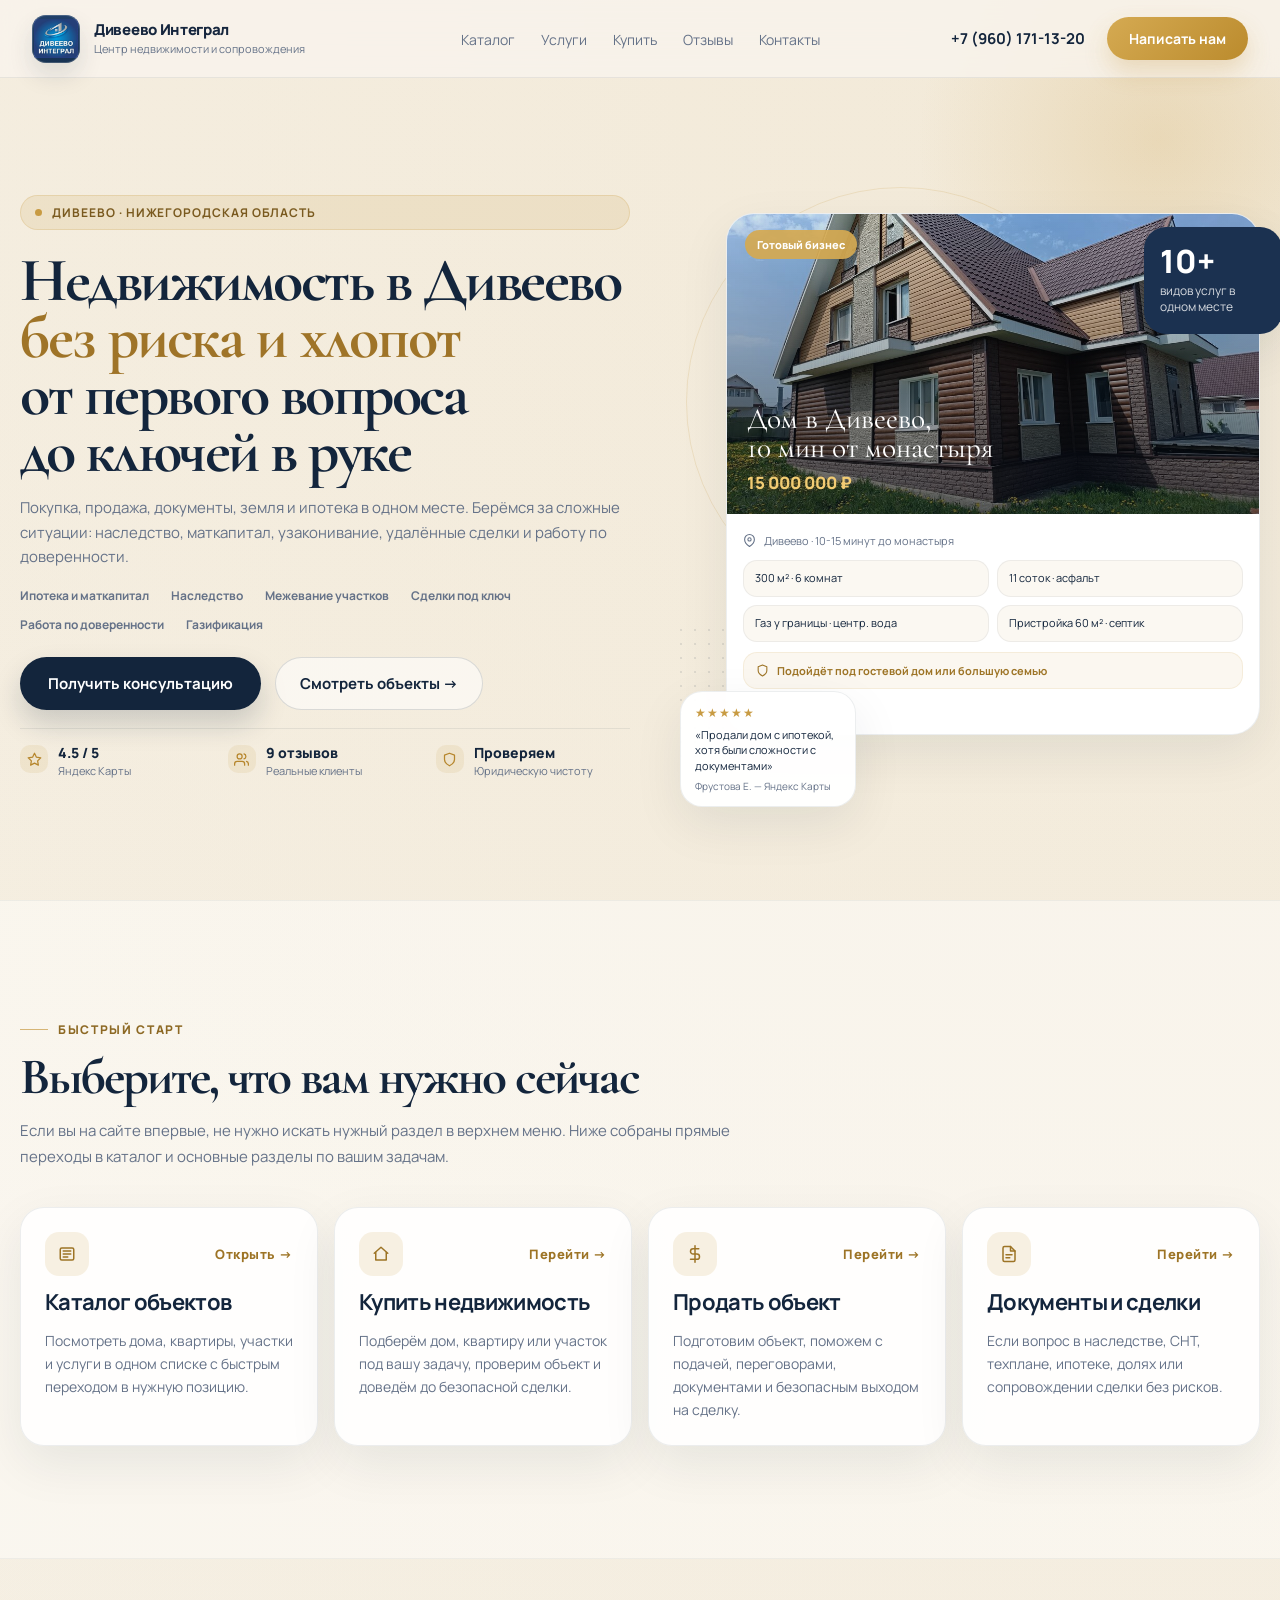
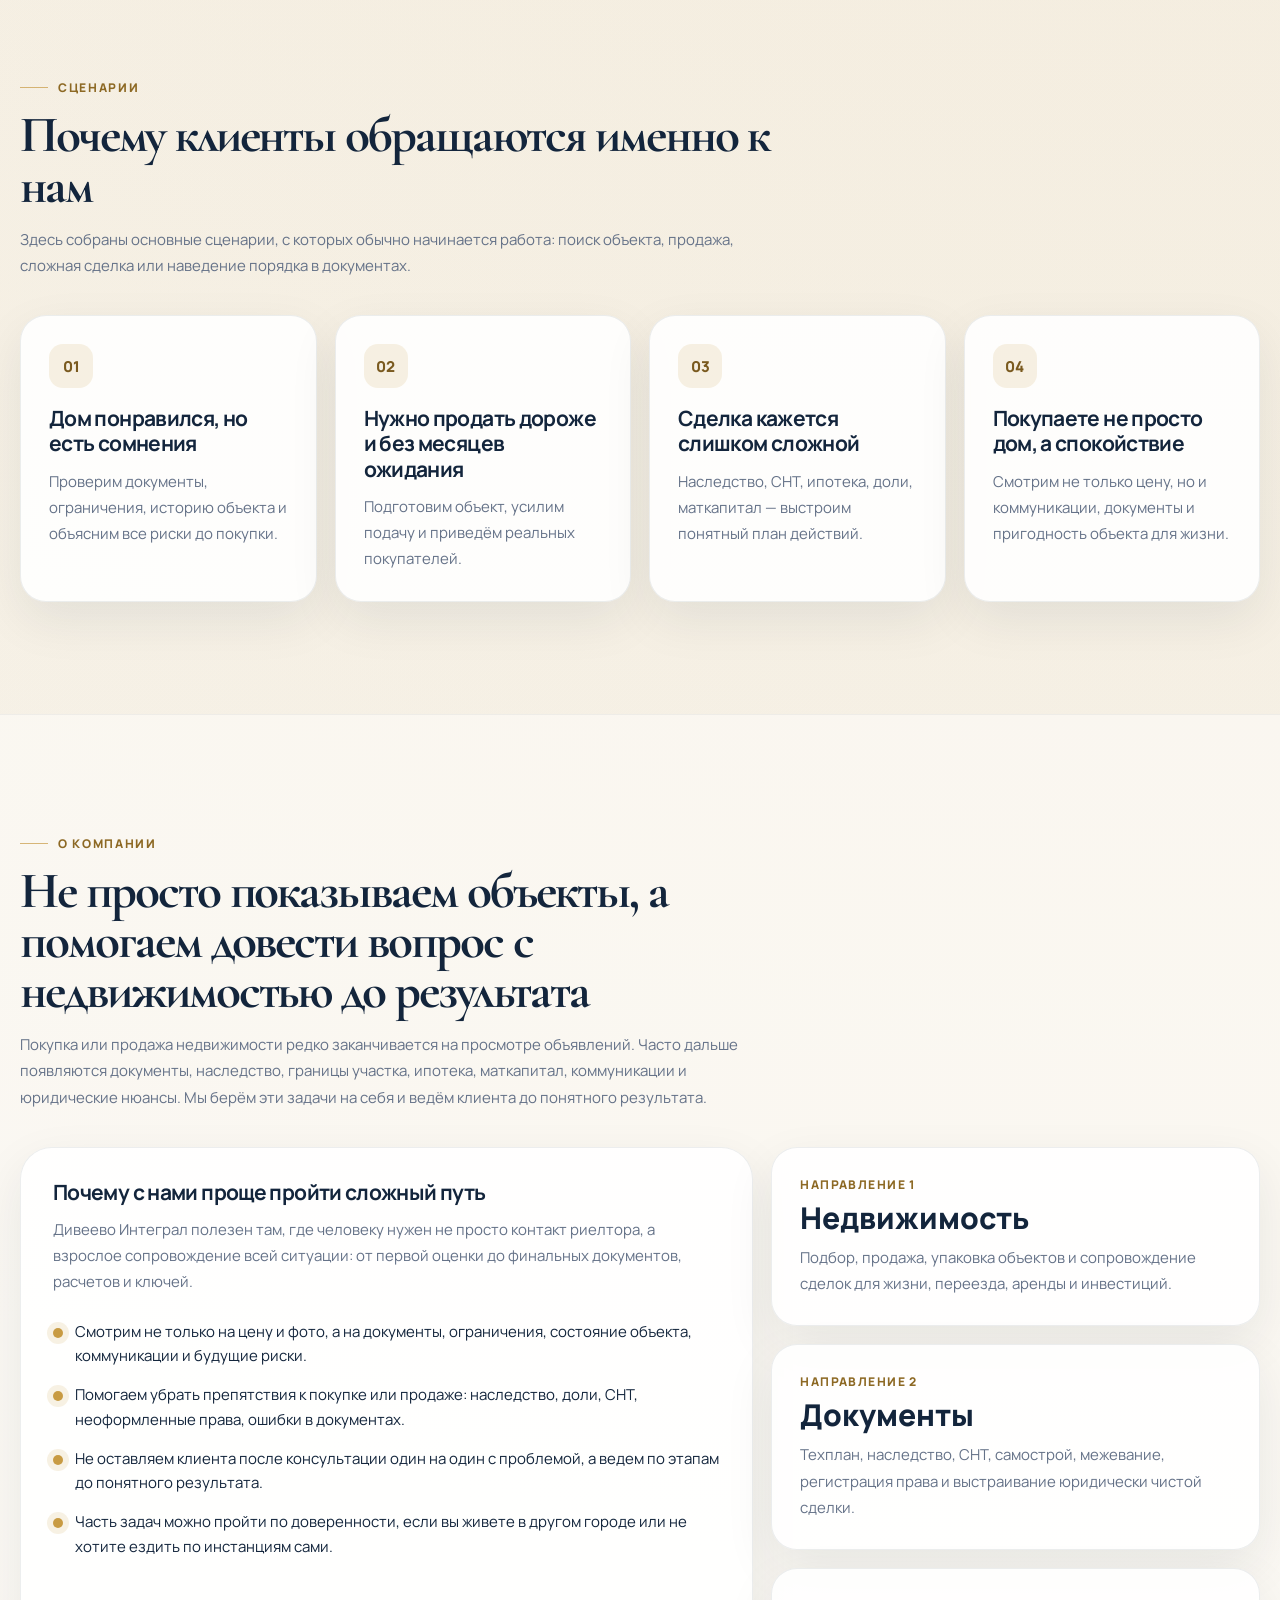
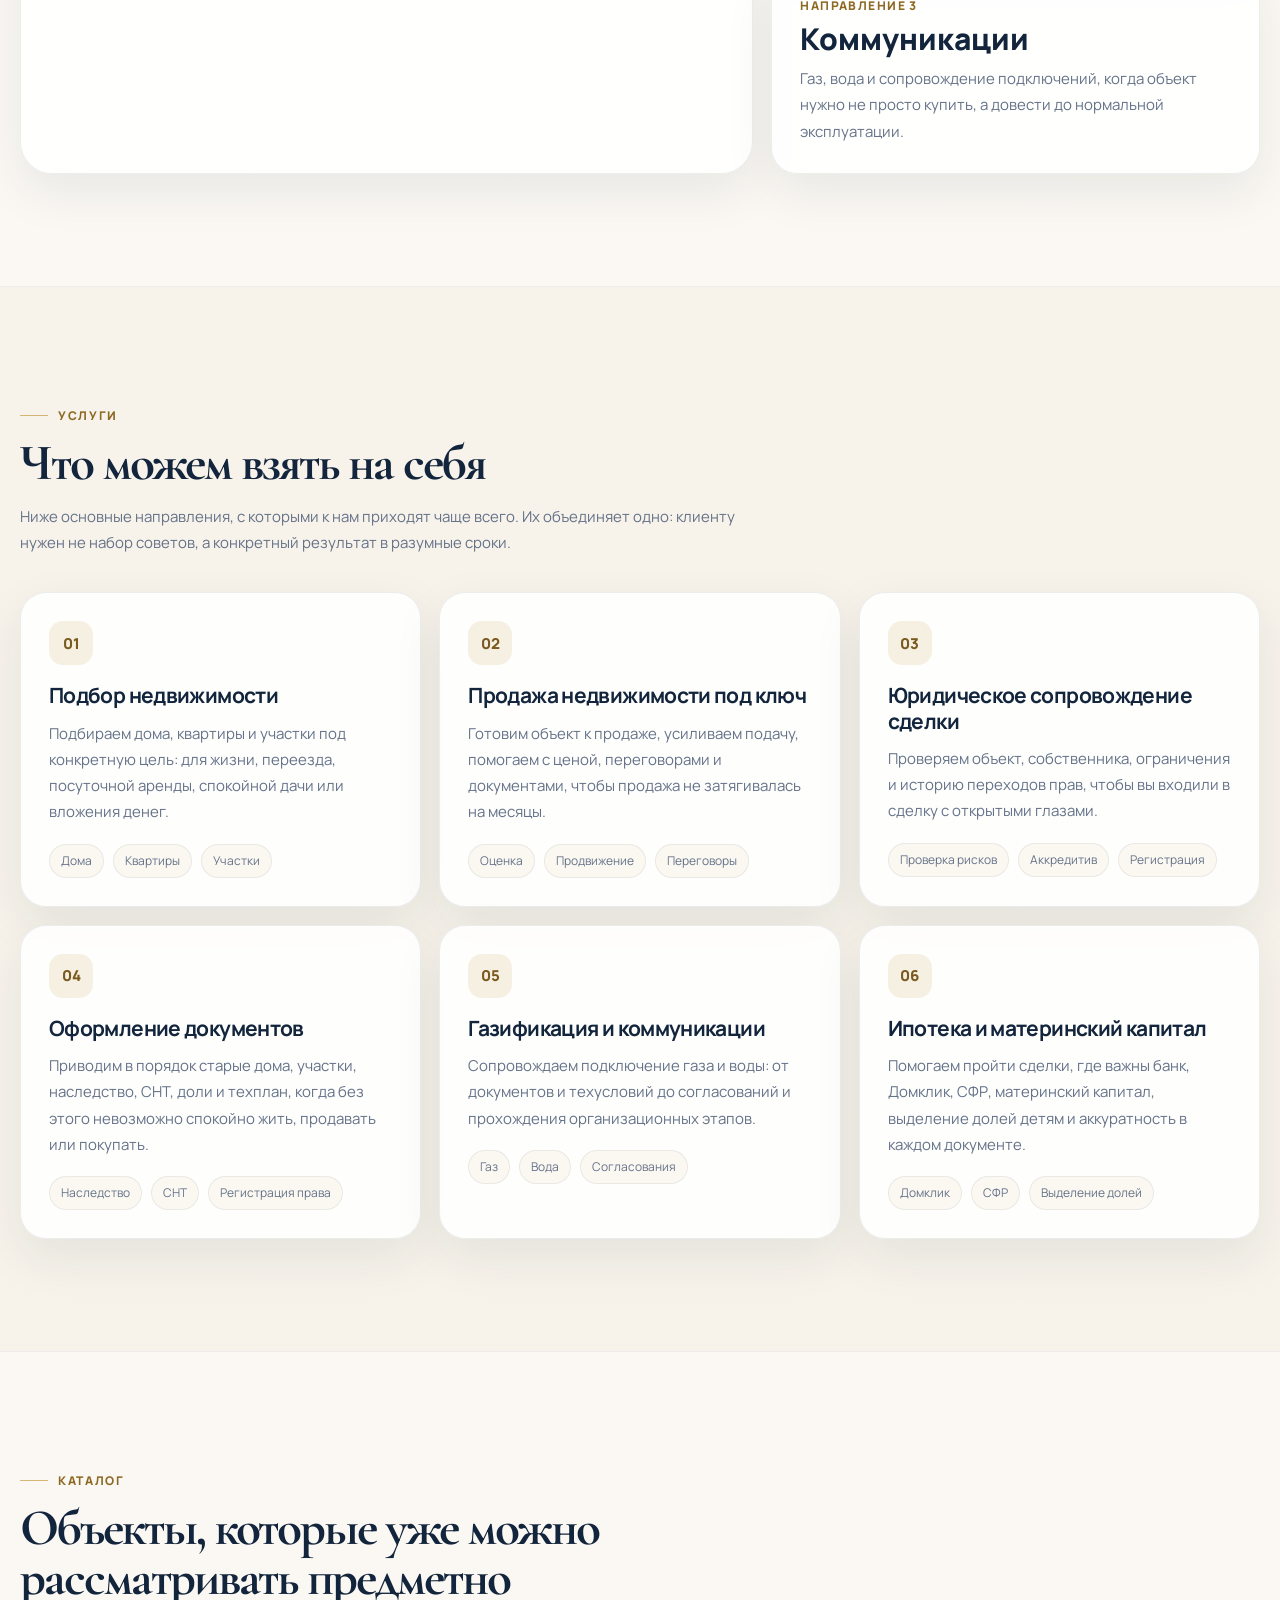
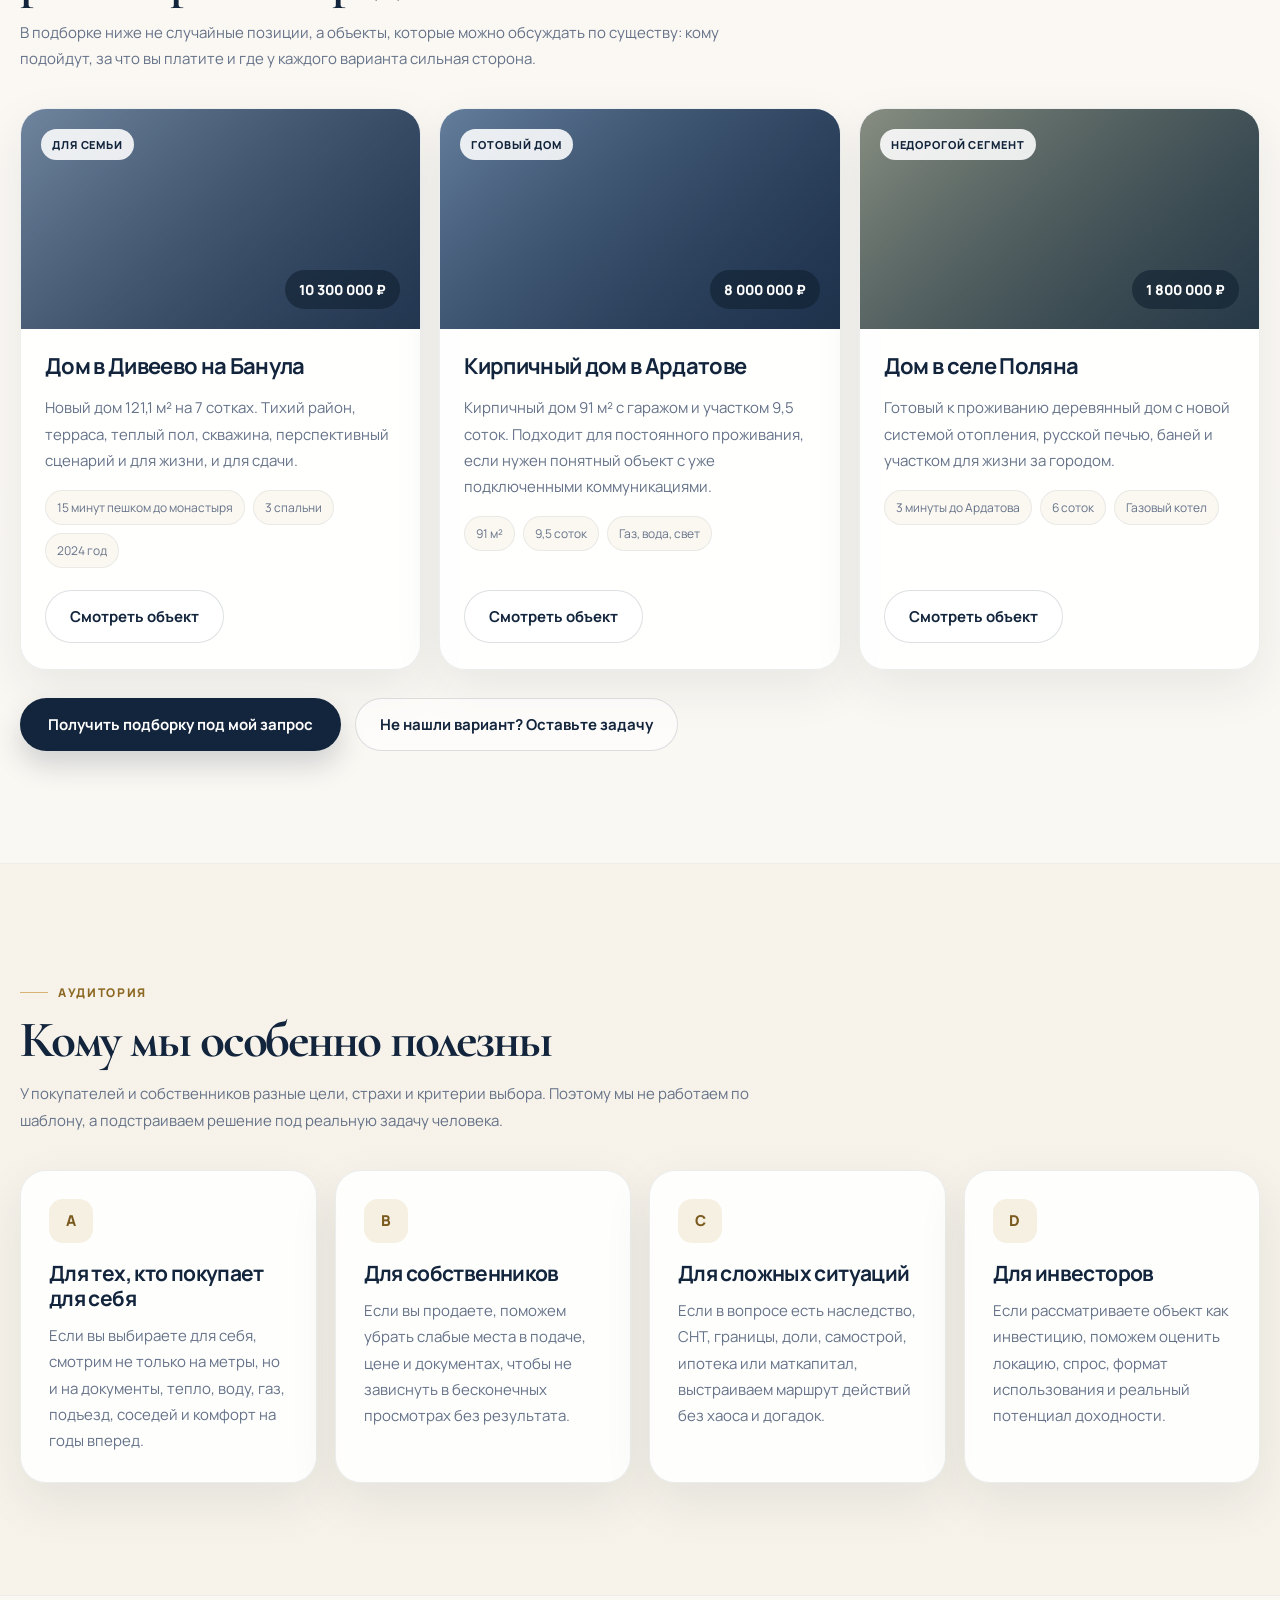
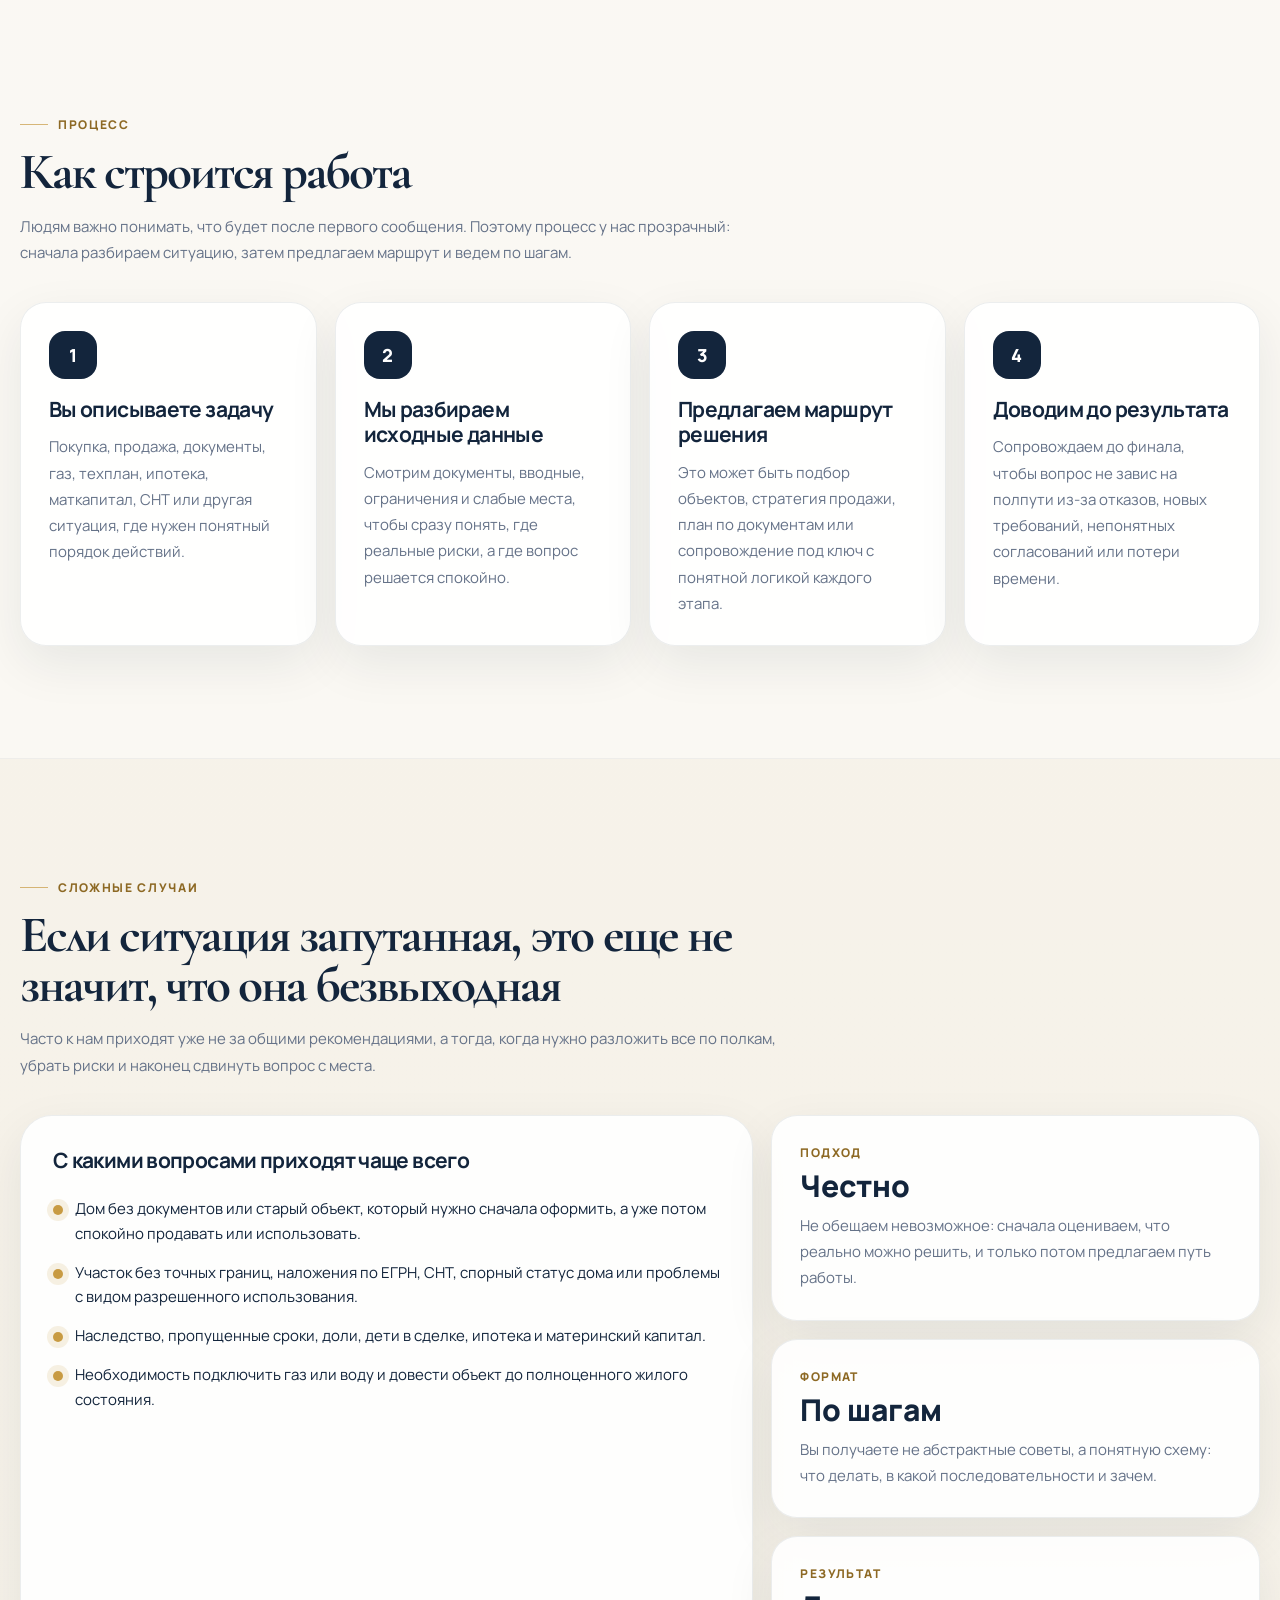
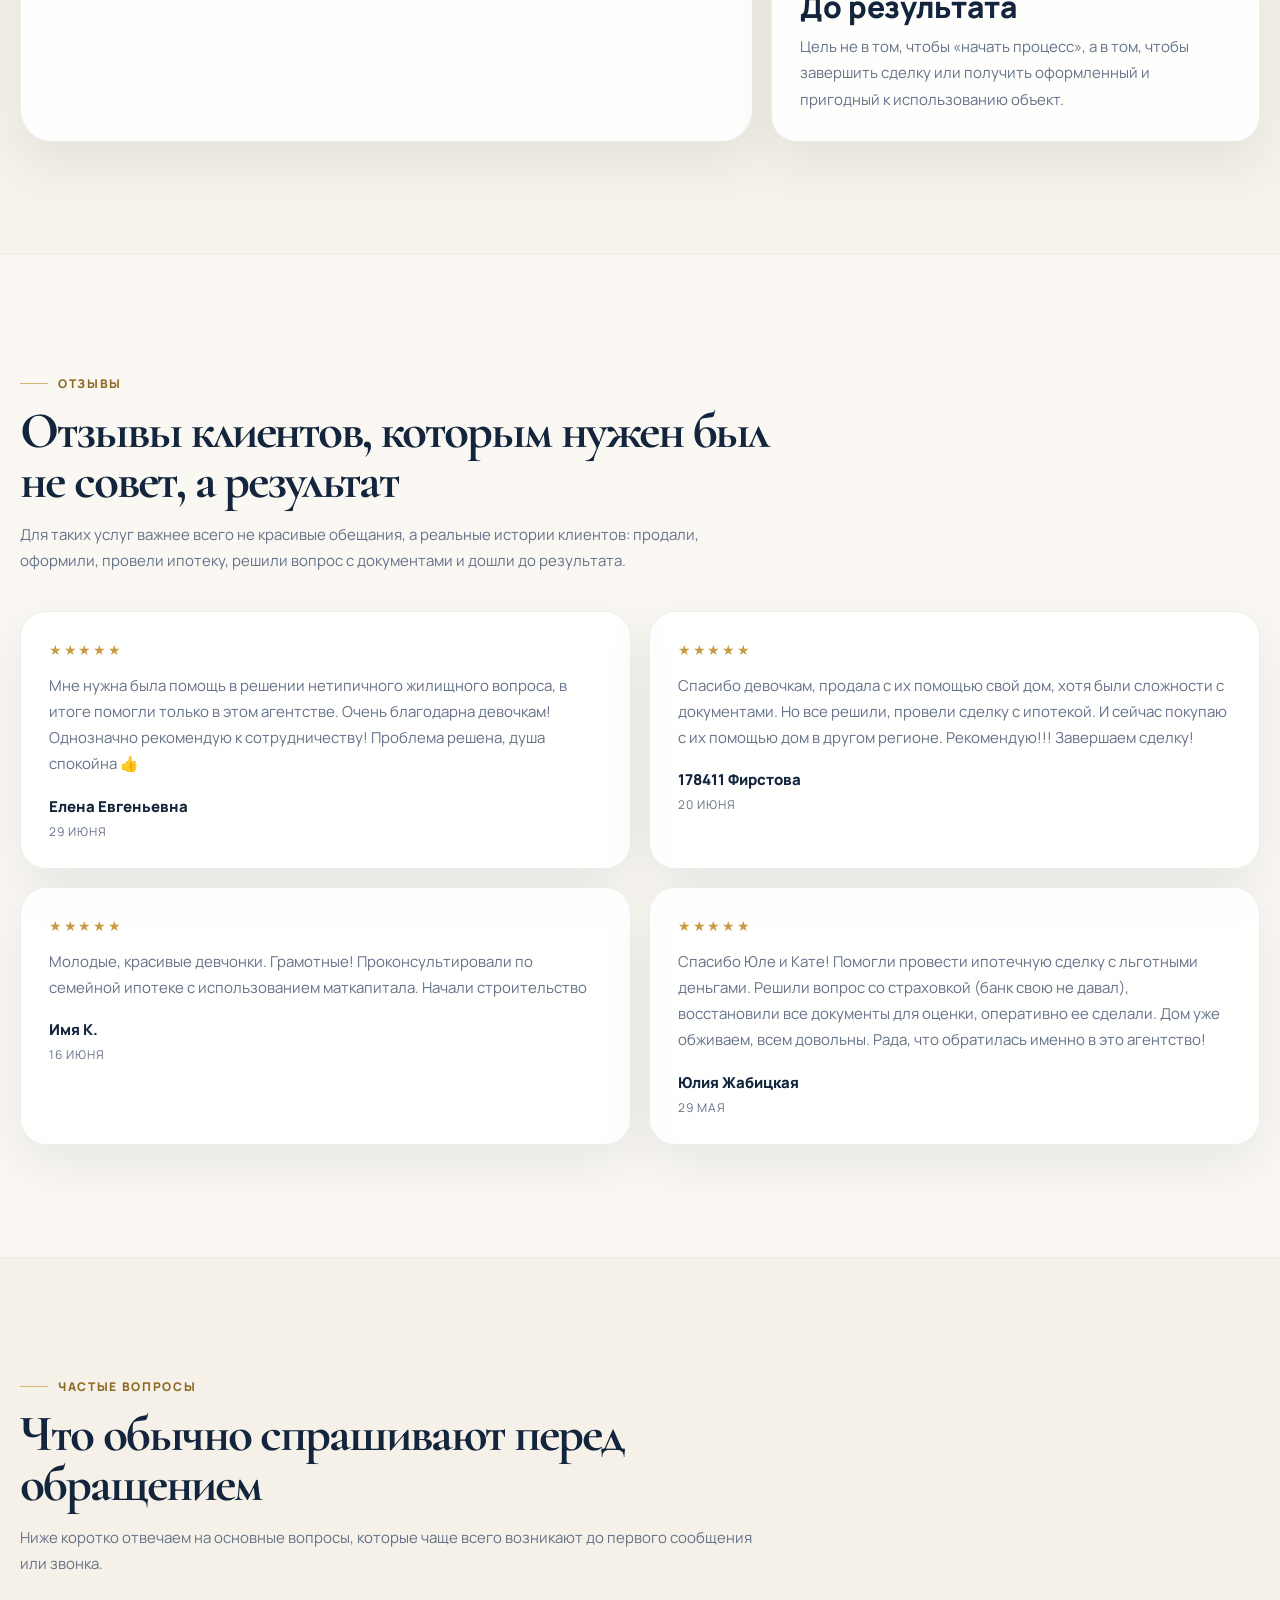
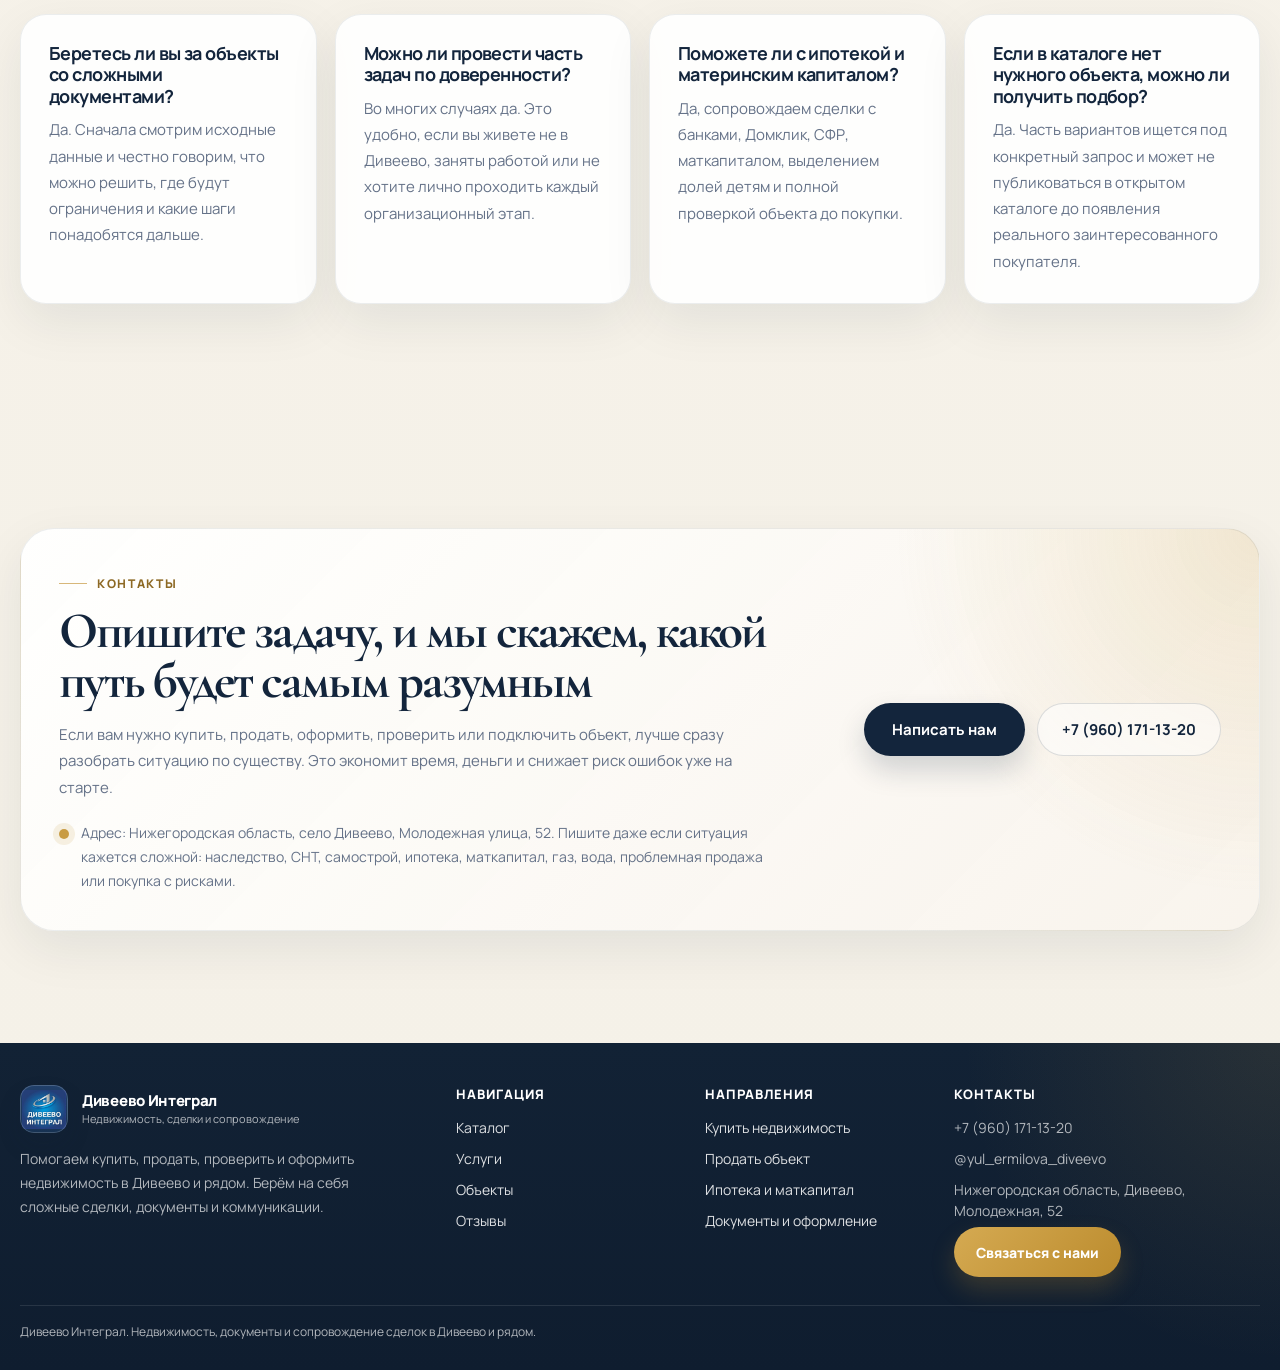
<file: index.html>
﻿<!DOCTYPE html>
<html lang="ru">
<head>
  <meta charset="UTF-8">
  <meta name="viewport" content="width=device-width, initial-scale=1.0">
  <meta name="format-detection" content="telephone=no, date=no, email=no, address=no">
  <title>Дивеево Интеграл - Недвижимость, сделки и документы в Дивеево</title>
  <meta name="description" content="Дивеево Интеграл помогает купить, продать и оформить недвижимость в Дивеево. Сделки, документы, газификация, техплан, ипотека и материнский капитал.">
  <meta property="og:title" content="Дивеево Интеграл - Недвижимость и сопровождение сделок">
  <meta property="og:description" content="Купить, продать и оформить дом, квартиру или участок в Дивеево. Сопровождение сделок, документы, газ, вода, ипотека и материнский капитал.">
  <meta property="og:type" content="website">
  <meta property="og:locale" content="ru_RU">
  <link rel="preconnect" href="https://fonts.googleapis.com">
  <link rel="preconnect" href="https://fonts.gstatic.com" crossorigin>
  <link href="https://fonts.googleapis.com/css2?family=Manrope:wght@400;500;600;700;800&family=Cormorant+Garamond:wght@600;700&display=swap" rel="stylesheet">
  <style>
    *, *::before, *::after { box-sizing: border-box; }

    :root {
      --bg: #f5f1e8;
      --bg-soft: #fbf8f2;
      --paper: #ffffff;
      --navy: #13253c;
      --navy-2: #203754;
      --gold: #c89b43;
      --gold-soft: rgba(200, 155, 67, 0.14);
      --line: rgba(19, 37, 60, 0.12);
      --muted: #657288;
      --text: #16263e;
      --shadow: 0 18px 50px rgba(17, 33, 55, 0.08);
      --radius-sm: 14px;
      --radius-md: 24px;
      --radius-lg: 36px;
      --container: 1240px;
    }

    html { scroll-behavior: smooth; }
    body {
      margin: 0;
      font-family: "Manrope", sans-serif;
      background:
        radial-gradient(circle at top right, rgba(200, 155, 67, 0.12), transparent 32%),
        linear-gradient(180deg, #f8f4ec 0%, #f5f1e8 100%);
      color: var(--text);
      padding-top: 78px;
      overflow-x: hidden;
      -webkit-font-smoothing: antialiased;
    }

    img { display: block; max-width: 100%; }
    a { color: inherit; }

    nav.topbar {
      position: fixed;
      inset: 0 0 auto 0;
      z-index: 1000;
      height: 78px;
      display: flex;
      align-items: center;
      justify-content: space-between;
      padding: 0 32px;
      background: rgba(248, 244, 236, 0.84);
      backdrop-filter: blur(18px);
      border-bottom: 1px solid rgba(19, 37, 60, 0.08);
    }

    .logo {
      display: flex;
      align-items: center;
      gap: 14px;
      text-decoration: none;
      min-width: 0;
    }

    .logo-mark {
      width: 48px;
      height: 48px;
      border-radius: 14px;
      overflow: hidden;
      flex-shrink: 0;
      position: relative;
      padding: 2px;
      background: linear-gradient(180deg, #21406a 0%, #173252 100%);
      box-shadow: 0 12px 24px rgba(19, 37, 60, 0.12);
    }

    .logo-mark::after {
      content: "";
      position: absolute;
      inset: 0;
      border-radius: inherit;
      box-shadow: inset 0 0 0 1px rgba(255, 255, 255, 0.18);
      pointer-events: none;
    }

    .logo-mark img {
      width: 100%;
      height: 100%;
      display: block;
      object-fit: contain;
    }

    .logo-title {
      font-size: 15px;
      font-weight: 800;
      line-height: 1.15;
      letter-spacing: -0.02em;
    }

    .logo-subtitle {
      font-size: 11px;
      color: var(--muted);
      margin-top: 2px;
    }

    .nav-links {
      position: absolute;
      left: 50%;
      transform: translateX(-50%);
      display: flex;
      align-items: center;
      gap: 26px;
      list-style: none;
      margin: 0;
      padding: 0;
    }

    .nav-links a {
      text-decoration: none;
      color: var(--muted);
      font-size: 14px;
      transition: color .2s ease;
    }

    .nav-links a:hover,
    .nav-links a:focus-visible { color: var(--navy); }

    .nav-contact {
      color: var(--navy);
      text-decoration: none;
      font-size: 15px;
      font-weight: 700;
      white-space: nowrap;
      transition: color .2s ease;
    }

    .nav-contact:hover,
    .nav-contact:focus-visible {
      color: var(--gold);
    }

    .nav-side {
      margin-left: auto;
      display: flex;
      align-items: center;
      gap: 22px;
    }

    .nav-btn,
    .btn-primary,
    .btn-secondary {
      display: inline-flex;
      align-items: center;
      justify-content: center;
      gap: 10px;
      border-radius: 999px;
      text-decoration: none;
      transition: transform .2s ease, box-shadow .2s ease, background .2s ease, border-color .2s ease;
      font-weight: 700;
      cursor: pointer;
    }

    .nav-btn {
      background: linear-gradient(135deg, #d5aa52, #bb8b2d);
      color: #fff;
      box-shadow: 0 12px 24px rgba(187, 139, 45, 0.24);
    }

    .nav-btn {
      padding: 12px 22px;
      font-size: 14px;
    }

    .btn-primary {
      background: #13253c;
      color: #fff;
      box-shadow: 0 14px 28px rgba(19, 37, 60, 0.18);
      padding: 16px 28px;
      font-size: 15px;
    }

    .btn-secondary {
      padding: 15px 24px;
      background: rgba(255, 255, 255, 0.55);
      border: 1px solid rgba(19, 37, 60, 0.14);
      color: var(--navy);
      font-size: 15px;
    }

    .nav-btn:hover,
    .btn-primary:hover,
    .btn-secondary:hover {
      transform: translateY(-2px);
    }

    .btn-secondary:hover {
      background: #fff;
      border-color: rgba(19, 37, 60, 0.22);
    }

    .burger {
      display: none;
      width: 44px;
      height: 44px;
      border: 0;
      background: transparent;
      padding: 0;
      cursor: pointer;
      position: relative;
    }

    .burger span {
      position: absolute;
      left: 11px;
      right: 11px;
      height: 2px;
      background: var(--navy);
      border-radius: 999px;
      transition: .24s ease;
    }

    .burger span:nth-child(1) { top: 14px; }
    .burger span:nth-child(2) { top: 21px; }
    .burger span:nth-child(3) { top: 28px; }

    .drawer {
      display: none;
      position: fixed;
      inset: 78px 16px auto 16px;
      z-index: 999;
      background: rgba(255, 255, 255, 0.96);
      border: 1px solid rgba(19, 37, 60, 0.08);
      border-radius: 24px;
      padding: 18px;
      box-shadow: var(--shadow);
      transform: translateY(-12px);
      opacity: 0;
      pointer-events: none;
      transition: .24s ease;
    }

    .drawer.open {
      transform: translateY(0);
      opacity: 1;
      pointer-events: auto;
    }

    .drawer a {
      display: block;
      padding: 14px 8px;
      text-decoration: none;
      font-weight: 600;
      border-bottom: 1px solid rgba(19, 37, 60, 0.08);
    }

    .drawer a:last-child { border-bottom: 0; }
    .drawer .drawer-cta {
      margin-top: 14px;
      text-align: center;
      border-bottom: 0;
      padding: 14px 18px;
      color: #fff;
      background: var(--navy);
      border-radius: 999px;
    }

    .hero {
      position: relative;
      min-height: 100svh;
      display: flex;
      align-items: center;
      overflow: hidden;
      margin-top: -78px;
      padding-top: 78px;
    }

    .hero::before {
      content: "";
      position: absolute;
      right: -140px;
      top: -120px;
      width: 520px;
      height: 520px;
      border-radius: 50%;
      background: radial-gradient(circle, rgba(200, 155, 67, 0.22), transparent 66%);
      pointer-events: none;
    }

    .container,
    .hero-wrap {
      width: min(var(--container), calc(100% - 40px));
      margin: 0 auto;
    }

    .hero-wrap {
      display: grid;
      grid-template-columns: minmax(0, 1.02fr) minmax(360px, 0.98fr);
      gap: 44px;
      align-items: center;
      min-height: 100%;
      padding: 24px 0 28px;
    }

    .eyebrow {
      display: inline-flex;
      align-items: center;
      gap: 10px;
      margin-bottom: 22px;
      padding: 8px 14px;
      border-radius: 999px;
      background: var(--gold-soft);
      border: 1px solid rgba(200, 155, 67, 0.22);
      font-size: 12px;
      font-weight: 700;
      color: #7a5a1f;
      text-transform: uppercase;
      letter-spacing: 0.08em;
    }

    .eyebrow-dot {
      width: 7px;
      height: 7px;
      border-radius: 50%;
      background: var(--gold);
      display: block;
    }

    h1, h2 {
      margin: 0;
      letter-spacing: -0.04em;
      color: var(--navy);
    }

    h1 {
      font-family: "Cormorant Garamond", serif;
      font-size: clamp(44px, 5vw, 62px);
      line-height: 0.92;
      margin-bottom: 16px;
      max-width: 700px;
    }

    .hero-left {
      display: flex;
      flex-direction: column;
      justify-content: center;
      min-height: 100%;
    }

    .hero-accent {
      display: inline-block;
      color: #9f7428;
      letter-spacing: -0.03em;
    }

    .lead {
      margin: 0;
      font-size: 15px;
      line-height: 1.62;
      color: var(--muted);
      max-width: 610px;
    }

    .chips,
    .hero-tags {
      display: flex;
      flex-wrap: wrap;
      gap: 10px;
    }

    .chips {
      gap: 12px 22px;
      margin: 18px 0 24px;
      max-width: 650px;
    }

    .chip,
    .hero-tag {
      display: inline-flex;
      align-items: center;
      padding: 0;
      border-radius: 0;
      background: transparent;
      border: 0;
      color: var(--muted);
      font-size: 12px;
      font-weight: 700;
    }

    .ctas {
      display: flex;
      flex-wrap: wrap;
      gap: 14px;
      margin: 0;
    }

    .hero-trust {
      display: grid;
      grid-template-columns: repeat(3, minmax(0, 1fr));
      gap: 14px;
      max-width: 700px;
      margin-top: 18px;
      padding-top: 16px;
      border-top: 1px solid rgba(19, 37, 60, 0.08);
    }

    .hero-trust-item {
      display: flex;
      align-items: flex-start;
      gap: 10px;
      min-width: 0;
    }

    .hero-trust-icon {
      width: 28px;
      height: 28px;
      flex-shrink: 0;
      display: grid;
      place-items: center;
      border-radius: 10px;
      background: rgba(200, 155, 67, 0.12);
      color: #b6862c;
    }

    .hero-trust-value {
      color: var(--navy);
      font-size: 14px;
      font-weight: 800;
      line-height: 1.2;
    }

    .hero-trust-label {
      margin-top: 2px;
      color: var(--muted);
      font-size: 11px;
      line-height: 1.35;
    }

    .hero-right {
      position: relative;
      display: grid;
      justify-items: end;
      align-self: stretch;
      padding: 18px 0 44px 52px;
    }

    .ring,
    .dots {
      position: absolute;
      pointer-events: none;
    }

    .ring {
      width: 430px;
      height: 430px;
      border-radius: 50%;
      border: 1px solid rgba(200, 155, 67, 0.18);
      top: -8px;
      left: 12px;
    }

    .dots {
      width: 140px;
      height: 140px;
      background-image: radial-gradient(rgba(19, 37, 60, 0.18) 1px, transparent 1px);
      background-size: 14px 14px;
      left: 0;
      bottom: 16px;
      opacity: .55;
    }

    .card-main {
      position: relative;
      z-index: 2;
      width: min(100%, 540px);
      overflow: hidden;
      border-radius: 28px;
      background: var(--paper);
      border: 1px solid rgba(19, 37, 60, 0.08);
      box-shadow: var(--shadow);
    }

    .card-img {
      position: relative;
      min-height: 300px;
      background:
        linear-gradient(180deg, rgba(8, 15, 25, 0.08), rgba(8, 15, 25, 0.62)),
        url("XXL.jpg") center/cover no-repeat;
      display: flex;
      align-items: flex-end;
      padding: 20px;
      color: #fff;
    }

    .card-badge {
      position: absolute;
      left: 18px;
      top: 16px;
      background: rgba(213, 170, 82, 0.92);
      color: #fff;
      padding: 7px 12px;
      border-radius: 999px;
      font-size: 11px;
      font-weight: 800;
    }

    .card-title {
      font-family: "Cormorant Garamond", serif;
      font-size: clamp(24px, 2.3vw, 34px);
      line-height: 0.98;
      margin-bottom: 8px;
      max-width: 280px;
    }

    .card-price {
      font-size: 17px;
      font-weight: 800;
      color: #f2cc73;
    }

    .card-body {
      padding: 16px;
    }

    .card-loc {
      display: inline-flex;
      align-items: center;
      gap: 8px;
      color: var(--muted);
      font-size: 11px;
      margin-bottom: 12px;
    }

    .card-feats {
      display: grid;
      grid-template-columns: repeat(2, minmax(0, 1fr));
      gap: 8px;
      margin-bottom: 10px;
    }

    .feat {
      padding: 10px 11px;
      border-radius: 14px;
      background: var(--bg-soft);
      border: 1px solid rgba(19, 37, 60, 0.06);
      font-size: 11px;
      line-height: 1.35;
      color: var(--navy);
    }

    .card-footnote {
      display: flex;
      align-items: center;
      gap: 8px;
      padding: 10px 12px;
      border-radius: 14px;
      background: rgba(200, 155, 67, 0.08);
      border: 1px solid rgba(200, 155, 67, 0.12);
      color: #9d7426;
      font-size: 11px;
      font-weight: 700;
    }

    .hero-mini-stat,
    .hero-mini-review {
      position: absolute;
      z-index: 3;
      border-radius: 22px;
      box-shadow: var(--shadow);
    }

    .hero-mini-stat {
      top: 32px;
      right: -22px;
      width: 138px;
      padding: 18px 16px;
      background: #1b3150;
      color: #fff;
    }

    .hero-mini-stat strong {
      display: block;
      font-size: 32px;
      line-height: 1;
      margin-bottom: 6px;
      font-weight: 800;
    }

    .hero-mini-stat span {
      display: block;
      font-size: 12px;
      line-height: 1.35;
      color: rgba(255, 255, 255, 0.82);
    }

    .hero-mini-review {
      left: 6px;
      bottom: -28px;
      width: 176px;
      padding: 12px 14px;
      background: rgba(255, 255, 255, 0.96);
      border: 1px solid rgba(19, 37, 60, 0.08);
    }

    .hero-mini-stars {
      color: #c89b43;
      font-size: 12px;
      letter-spacing: 0.08em;
      margin-bottom: 6px;
    }

    .hero-mini-text {
      font-size: 11px;
      line-height: 1.45;
      color: var(--navy);
      margin-bottom: 6px;
    }

    .hero-mini-author {
      font-size: 10px;
      line-height: 1.35;
      color: var(--muted);
    }

    .section-shell {
      padding: 112px 0;
      position: relative;
    }

    .section-alt {
      background: rgba(255, 255, 255, 0.42);
      border-top: 1px solid rgba(19, 37, 60, 0.05);
      border-bottom: 1px solid rgba(19, 37, 60, 0.05);
    }

    .section-head {
      max-width: 760px;
      margin-bottom: 36px;
    }

    .section-kicker {
      display: inline-flex;
      align-items: center;
      gap: 10px;
      margin-bottom: 14px;
      font-size: 12px;
      font-weight: 800;
      letter-spacing: 0.14em;
      text-transform: uppercase;
      color: #8d6924;
    }

    .section-kicker::before {
      content: "";
      width: 28px;
      height: 1px;
      background: rgba(200, 155, 67, 0.7);
    }

    h2 {
      font-family: "Cormorant Garamond", serif;
      font-size: clamp(34px, 4vw, 52px);
      line-height: 0.98;
      margin-bottom: 16px;
    }

    .section-head p,
    .panel p,
    .service-card p,
    .review-card p,
    .process-card p,
    .info-card p,
    .cta-copy p {
      margin: 0;
      color: var(--muted);
      line-height: 1.75;
      font-size: 15px;
    }

    .entry-grid {
      display: grid;
      grid-template-columns: repeat(4, minmax(0, 1fr));
      gap: 16px;
    }

    .entry-card {
      display: flex;
      flex-direction: column;
      gap: 14px;
      min-height: 100%;
      padding: 24px;
      border-radius: 24px;
      text-decoration: none;
      background: rgba(255, 255, 255, 0.88);
      border: 1px solid rgba(19, 37, 60, 0.08);
      box-shadow: var(--shadow);
      transition: transform .2s ease, border-color .2s ease, box-shadow .2s ease;
    }

    .entry-card:hover,
    .entry-card:focus-visible {
      transform: translateY(-3px);
      border-color: rgba(200, 155, 67, 0.3);
      box-shadow: 0 20px 44px rgba(17, 33, 55, 0.1);
    }

    .entry-top {
      display: flex;
      align-items: center;
      justify-content: space-between;
      gap: 12px;
    }

    .entry-icon {
      width: 44px;
      height: 44px;
      border-radius: 14px;
      display: grid;
      place-items: center;
      background: var(--gold-soft);
      color: #9d7426;
    }

    .entry-link {
      color: #9d7426;
      font-size: 13px;
      font-weight: 800;
      letter-spacing: 0.04em;
      white-space: nowrap;
    }

    .entry-card h3 {
      margin: 0;
      font-size: 22px;
      line-height: 1.15;
      letter-spacing: -0.03em;
      color: var(--navy);
    }

    .entry-card p {
      margin: 0;
      color: var(--muted);
      font-size: 14px;
      line-height: 1.65;
    }

    .cards-grid,
    .services-grid,
    .reviews-grid {
      display: grid;
      grid-template-columns: repeat(3, minmax(0, 1fr));
      gap: 18px;
    }

    .services-grid.four-col {
      grid-template-columns: repeat(4, minmax(0, 1fr));
    }

    #reviews .reviews-grid {
      grid-template-columns: repeat(2, minmax(0, 1fr));
    }

    .service-card,
    .review-card,
    .process-card,
    .info-card,
    .panel,
    .cta-panel {
      background: rgba(255, 255, 255, 0.88);
      border: 1px solid rgba(19, 37, 60, 0.08);
      box-shadow: var(--shadow);
    }

    .service-card,
    .review-card,
    .process-card,
    .info-card {
      border-radius: 26px;
      padding: 28px;
    }

    .service-icon {
      width: 44px;
      height: 44px;
      border-radius: 14px;
      display: grid;
      place-items: center;
      background: var(--gold-soft);
      color: #7a5a1f;
      font-size: 15px;
      font-weight: 800;
      margin-bottom: 18px;
    }

    .service-card h3,
    .review-card h3,
    .process-card h3,
    .panel h3 {
      margin: 0 0 12px;
      font-size: 21px;
      line-height: 1.2;
      letter-spacing: -0.03em;
      color: var(--navy);
    }

    .service-list,
    .tag-list {
      display: flex;
      flex-wrap: wrap;
      gap: 9px;
      margin-top: 18px;
    }

    .service-list span,
    .tag-list span {
      padding: 8px 11px;
      border-radius: 999px;
      background: var(--bg-soft);
      border: 1px solid rgba(19, 37, 60, 0.07);
      font-size: 12px;
      color: var(--muted);
      line-height: 1.35;
    }

    .facts-grid {
      display: grid;
      grid-template-columns: minmax(0, 1.2fr) minmax(300px, 0.8fr);
      gap: 18px;
    }

    .panel {
      border-radius: 32px;
      padding: 32px;
    }

    .bullet-list {
      display: grid;
      gap: 14px;
      margin-top: 24px;
    }

    .bullet-item {
      display: flex;
      gap: 12px;
      align-items: flex-start;
      color: var(--navy);
      line-height: 1.65;
      font-size: 15px;
    }

    .bullet-dot {
      width: 10px;
      height: 10px;
      margin-top: 8px;
      flex-shrink: 0;
      border-radius: 50%;
      background: var(--gold);
      box-shadow: 0 0 0 6px rgba(200, 155, 67, 0.14);
    }

    .stats-col {
      display: grid;
      gap: 18px;
    }

    .info-label {
      font-size: 12px;
      font-weight: 800;
      letter-spacing: 0.12em;
      text-transform: uppercase;
      color: #8d6924;
      margin-bottom: 10px;
    }

    .info-value {
      font-size: 30px;
      line-height: 1;
      font-weight: 800;
      margin-bottom: 12px;
      color: var(--navy);
    }

    .property-card {
      padding: 0;
      overflow: hidden;
      height: 100%;
      display: flex;
      flex-direction: column;
    }

    .property-media {
      min-height: 220px;
      padding: 20px;
      display: flex;
      align-items: flex-start;
      justify-content: space-between;
      background: linear-gradient(180deg, rgba(17, 31, 48, 0.16), rgba(17, 31, 48, 0.52));
      color: #fff;
      position: relative;
    }

    .property-media.photo-1 {
      background:
        linear-gradient(140deg, rgba(24, 43, 70, 0.18), rgba(24, 43, 70, 0.74)),
        linear-gradient(135deg, #8399b2, #42566f);
    }

    .property-media.photo-2 {
      background:
        linear-gradient(140deg, rgba(24, 43, 70, 0.2), rgba(24, 43, 70, 0.72)),
        linear-gradient(135deg, #7692b1, #2c425b);
    }

    .property-media.photo-3 {
      background:
        linear-gradient(140deg, rgba(24, 43, 70, 0.16), rgba(24, 43, 70, 0.72)),
        linear-gradient(135deg, #9da18d, #4e5f50);
    }

    .property-badge {
      padding: 8px 11px;
      border-radius: 999px;
      background: rgba(255, 255, 255, 0.88);
      color: var(--navy);
      font-size: 11px;
      font-weight: 800;
      text-transform: uppercase;
      letter-spacing: 0.08em;
    }

    .property-price {
      align-self: flex-end;
      padding: 10px 14px;
      border-radius: 999px;
      background: rgba(17, 31, 48, 0.58);
      font-size: 14px;
      font-weight: 800;
      backdrop-filter: blur(12px);
    }

    .property-copy {
      padding: 24px 24px 26px;
      display: flex;
      flex-direction: column;
      flex: 1;
      gap: 16px;
    }

    .property-copy h3 {
      margin: 0;
      font-size: 22px;
    }

    .property-copy p,
    .property-meta {
      margin: 0;
    }

    .property-meta {
      display: flex;
      flex-wrap: wrap;
      gap: 8px;
    }

    .property-meta span {
      padding: 8px 11px;
      border-radius: 999px;
      background: var(--bg-soft);
      font-size: 12px;
      color: var(--muted);
      border: 1px solid rgba(19, 37, 60, 0.07);
    }

    .catalog-card-actions {
      margin-top: auto;
      padding-top: 6px;
    }

    .process-grid {
      display: grid;
      grid-template-columns: repeat(4, minmax(0, 1fr));
      gap: 18px;
    }

    .process-step {
      width: 48px;
      height: 48px;
      border-radius: 16px;
      display: grid;
      place-items: center;
      background: var(--navy);
      color: #fff;
      font-size: 18px;
      font-weight: 800;
      margin-bottom: 18px;
    }

    .review-stars {
      font-size: 14px;
      letter-spacing: 0.12em;
      color: var(--gold);
      margin-bottom: 14px;
    }

    .review-author {
      margin-top: 18px;
      font-size: 15px;
      font-weight: 800;
      color: var(--navy);
    }

    .review-source {
      margin-top: 6px;
      font-size: 12px;
      color: var(--muted);
      text-transform: uppercase;
      letter-spacing: 0.08em;
    }

    .faq-item h3 {
      margin-bottom: 10px;
      font-size: 18px;
    }

    .cta-panel {
      border-radius: 34px;
      padding: 38px;
      display: grid;
      grid-template-columns: minmax(0, 1fr) auto;
      gap: 24px;
      align-items: center;
      background:
        radial-gradient(circle at top right, rgba(200, 155, 67, 0.18), transparent 28%),
        linear-gradient(135deg, rgba(255, 255, 255, 0.95), rgba(248, 244, 236, 0.92));
    }

    .cta-copy {
      max-width: 720px;
    }

    .cta-actions {
      display: flex;
      flex-wrap: wrap;
      gap: 12px;
      justify-content: flex-end;
    }

    .mini-note {
      display: flex;
      align-items: flex-start;
      gap: 12px;
      margin-top: 20px;
      color: var(--muted);
      font-size: 14px;
      line-height: 1.7;
    }

    .footer-note {
      margin-top: 16px;
      color: var(--muted);
      font-size: 13px;
    }

    .site-footer {
      padding: 42px 0 28px;
      background:
        radial-gradient(circle at top right, rgba(200, 155, 67, 0.12), transparent 24%),
        linear-gradient(180deg, #122235 0%, #0f1d2f 100%);
      color: rgba(255, 255, 255, 0.86);
    }

    .footer-grid {
      display: grid;
      grid-template-columns: minmax(0, 1.2fr) repeat(2, minmax(180px, 0.65fr)) minmax(220px, 0.9fr);
      gap: 28px;
      align-items: start;
    }

    .footer-brand {
      max-width: 360px;
    }

    .footer-logo {
      display: inline-flex;
      align-items: center;
      gap: 14px;
      margin-bottom: 14px;
      color: #fff;
      text-decoration: none;
    }

    .footer-logo .logo-title {
      color: #fff;
    }

    .footer-logo .logo-subtitle,
    .footer-brand p,
    .footer-contact a,
    .footer-bottom {
      color: rgba(255, 255, 255, 0.68);
    }

    .footer-brand p {
      margin: 0;
      font-size: 14px;
      line-height: 1.7;
    }

    .footer-col-title {
      margin: 0 0 14px;
      color: #fff;
      font-size: 13px;
      font-weight: 800;
      letter-spacing: 0.08em;
      text-transform: uppercase;
    }

    .footer-links,
    .footer-contact {
      display: flex;
      flex-direction: column;
      gap: 10px;
    }

    .footer-links a,
    .footer-contact a {
      text-decoration: none;
      font-size: 14px;
      line-height: 1.5;
      transition: color .2s ease;
    }

    .footer-links a:hover,
    .footer-contact a:hover,
    .footer-links a:focus-visible,
    .footer-contact a:focus-visible {
      color: #fff;
    }

    .footer-cta {
      display: inline-flex;
      align-items: center;
      justify-content: center;
      min-height: 50px;
      padding: 0 22px;
      margin-top: 6px;
      border-radius: 999px;
      background: linear-gradient(135deg, #d5aa52, #bb8b2d);
      color: #fff;
      text-decoration: none;
      font-size: 14px;
      font-weight: 800;
      box-shadow: 0 12px 24px rgba(187, 139, 45, 0.24);
      transition: transform .2s ease;
    }

    .footer-cta:hover,
    .footer-cta:focus-visible {
      transform: translateY(-2px);
    }

    .footer-bottom {
      margin-top: 28px;
      padding-top: 16px;
      border-top: 1px solid rgba(255, 255, 255, 0.1);
      font-size: 12px;
      line-height: 1.6;
    }

    @media (max-width: 1120px) {
      .hero-wrap,
      .facts-grid,
      .cta-panel,
      .footer-grid {
        grid-template-columns: 1fr;
      }

      .hero-right {
        justify-items: start;
        padding: 0;
      }

      .ring,
      .hero-mini-stat,
      .hero-mini-review {
        position: static;
      }

      .hero-mini-stat,
      .hero-mini-review {
        margin-top: 14px;
      }

      .dots {
        display: none;
      }

      .services-grid.four-col,
      .entry-grid,
      .cards-grid,
      .services-grid,
      .reviews-grid,
      .process-grid {
        grid-template-columns: repeat(2, minmax(0, 1fr));
      }

      .cta-actions {
        justify-content: flex-start;
      }
    }

    @media (max-width: 860px) {
      body { padding-top: 74px; }
      nav.topbar {
        height: 74px;
        padding: 0 18px;
      }

      .nav-links,
      .nav-side { display: none; }

      .burger,
      .drawer { display: block; }

      .hero-wrap,
      .container {
        width: min(var(--container), calc(100% - 28px));
      }

      .hero,
      .hero-wrap {
        gap: 28px;
        height: auto;
        min-height: auto;
      }

      .hero {
        min-height: 100svh;
        margin-top: -74px;
        padding-top: 74px;
      }

      .hero-wrap {
        padding: 20px 0 28px;
      }

      .hero-trust,
      .entry-grid,
      .services-grid.four-col,
      .cards-grid,
      .services-grid,
      .reviews-grid,
      .process-grid,
      .card-feats {
        grid-template-columns: 1fr;
      }

      .section-shell { padding: 84px 0; }
      .panel,
      .service-card,
      .review-card,
      .process-card,
      .info-card,
      .cta-panel { padding: 24px; }

      .site-footer {
        padding: 34px 0 24px;
      }

      .card-main {
        border-radius: 24px;
      }

      .card-img { min-height: 360px; }
      .card-title { font-size: 30px; }
      .hero-mini-stat {
        width: 100%;
        max-width: 220px;
      }
    }

    @media (max-width: 560px) {
      h1 { font-size: clamp(36px, 12vw, 52px); }
      h2 { font-size: clamp(30px, 10vw, 40px); }
      .lead { font-size: 15px; }
      .ctas,
      .cta-actions {
        flex-direction: column;
      }

      .btn-primary,
      .btn-secondary,
      .nav-btn,
      .drawer .drawer-cta {
        width: 100%;
      }
    }
  </style>
</head>
<body>
  <nav class="topbar">
    <a href="#" class="logo" aria-label="Дивеево Интеграл - на главную">
      <div class="logo-mark" aria-hidden="true">
        <img src="landing_logo_x2.jpg" alt="">
      </div>
      <div>
        <div class="logo-title">Дивеево Интеграл</div>
        <div class="logo-subtitle">Центр недвижимости и сопровождения</div>
      </div>
    </a>

    <ul class="nav-links" role="list">
      <li><a href="catalog.html">Каталог</a></li>
      <li><a href="services-documents.html">Услуги</a></li>
      <li><a href="buy.html">Купить</a></li>
      <li><a href="#reviews">Отзывы</a></li>
      <li><a href="#contacts">Контакты</a></li>
    </ul>

    <div class="nav-side">
      <a href="tel:+79601711320" class="nav-contact">+7 (960) 171-13-20</a>
      <a href="https://t.me/yul_ermilova_diveevo" class="nav-btn" target="_blank" rel="noopener noreferrer">Написать нам</a>
    </div>

    <button class="burger" id="burger" onclick="toggleDrawer()" aria-label="Меню" aria-expanded="false" type="button">
      <span></span><span></span><span></span>
    </button>
  </nav>

  <nav class="drawer" id="drawer" aria-label="Мобильное меню">
    <a href="catalog.html" onclick="toggleDrawer()">Каталог</a>
    <a href="services-documents.html" onclick="toggleDrawer()">Услуги</a>
    <a href="buy.html" onclick="toggleDrawer()">Купить</a>
    <a href="#reviews" onclick="toggleDrawer()">Отзывы</a>
    <a href="#contacts" onclick="toggleDrawer()">Контакты</a>
    <a href="tel:+79601711320" onclick="toggleDrawer()">+7 (960) 171-13-20</a>
    <a href="https://t.me/yul_ermilova_diveevo" class="drawer-cta" target="_blank" rel="noopener noreferrer" onclick="toggleDrawer()">Написать сейчас</a>
  </nav>

  <section class="hero" aria-labelledby="hero-h1">
    <div class="hero-wrap">
      <div class="hero-left">
        <div class="eyebrow">
          <span class="eyebrow-dot" aria-hidden="true"></span>
          Дивеево · Нижегородская область
        </div>

        <h1 id="hero-h1">
          Недвижимость в Дивеево<br>
          <span class="hero-accent">без риска и хлопот</span><br>
          от первого вопроса<br>
          до ключей в руке
        </h1>

        <p class="lead">
          Покупка, продажа, документы, земля и ипотека в одном месте. Берёмся за сложные
          ситуации: наследство, маткапитал, узаконивание, удалённые сделки и работу по доверенности.
        </p>

        <div class="chips" aria-label="Направления">
          <span class="chip">Ипотека и маткапитал</span>
          <span class="chip">Наследство</span>
          <span class="chip">Межевание участков</span>
          <span class="chip">Сделки под ключ</span>
          <span class="chip">Работа по доверенности</span>
          <span class="chip">Газификация</span>
        </div>

        <div class="ctas">
          <a href="https://t.me/yul_ermilova_diveevo" class="btn-primary" target="_blank" rel="noopener noreferrer">Получить консультацию</a>
          <a href="catalog.html" class="btn-secondary">Смотреть объекты →</a>
        </div>

        <div class="hero-trust" aria-label="Показатели доверия">
          <div class="hero-trust-item">
            <div class="hero-trust-icon" aria-hidden="true">
              <svg width="15" height="15" viewBox="0 0 24 24" fill="none" stroke="currentColor" stroke-width="2" stroke-linecap="round" stroke-linejoin="round">
                <polygon points="12 2 15.09 8.26 22 9.27 17 14.14 18.18 21.02 12 17.77 5.82 21.02 7 14.14 2 9.27 8.91 8.26 12 2"/>
              </svg>
            </div>
            <div>
              <div class="hero-trust-value">4.5 / 5</div>
              <div class="hero-trust-label">Яндекс Карты</div>
            </div>
          </div>
          <div class="hero-trust-item">
            <div class="hero-trust-icon" aria-hidden="true">
              <svg width="15" height="15" viewBox="0 0 24 24" fill="none" stroke="currentColor" stroke-width="2" stroke-linecap="round" stroke-linejoin="round">
                <path d="M17 21v-2a4 4 0 0 0-4-4H5a4 4 0 0 0-4 4v2"/>
                <circle cx="9" cy="7" r="4"/>
                <path d="M23 21v-2a4 4 0 0 0-3-3.87"/>
                <path d="M16 3.13a4 4 0 0 1 0 7.75"/>
              </svg>
            </div>
            <div>
              <div class="hero-trust-value">9 отзывов</div>
              <div class="hero-trust-label">Реальные клиенты</div>
            </div>
          </div>
          <div class="hero-trust-item">
            <div class="hero-trust-icon" aria-hidden="true">
              <svg width="15" height="15" viewBox="0 0 24 24" fill="none" stroke="currentColor" stroke-width="2" stroke-linecap="round" stroke-linejoin="round">
                <path d="M12 22s8-4 8-10V5l-8-3-8 3v7c0 6 8 10 8 10z"/>
              </svg>
            </div>
            <div>
              <div class="hero-trust-value">Проверяем</div>
              <div class="hero-trust-label">Юридическую чистоту</div>
            </div>
          </div>
        </div>
      </div>

      <div class="hero-right">
        <div class="ring" aria-hidden="true"></div>

        <div class="card-main" role="article" aria-label="Дом в Дивеево в 10 минутах от монастыря">
          <div class="card-img">
            <span class="card-badge">Готовый бизнес</span>
            <div>
              <div class="card-title">Дом в Дивеево,<br>10 мин от монастыря</div>
              <div class="card-price">15 000 000 ₽</div>
            </div>
          </div>
          <div class="card-body">
            <div class="card-loc">
              <svg width="13" height="13" viewBox="0 0 24 24" fill="none" stroke="currentColor" stroke-width="2" stroke-linecap="round" stroke-linejoin="round" aria-hidden="true">
                <path d="M21 10c0 7-9 13-9 13S3 17 3 10a9 9 0 0 1 18 0z"/>
                <circle cx="12" cy="10" r="3"/>
              </svg>
              <span>Дивеево · 10-15 минут до монастыря</span>
            </div>

            <div class="card-feats">
              <div class="feat">300 м² · 6 комнат</div>
              <div class="feat">11 соток · асфальт</div>
              <div class="feat">Газ у границы · центр. вода</div>
              <div class="feat">Пристройка 60 м² · септик</div>
            </div>

            <div class="card-footnote">
              <svg width="13" height="13" viewBox="0 0 24 24" fill="none" stroke="currentColor" stroke-width="2" stroke-linecap="round" stroke-linejoin="round" aria-hidden="true">
                <path d="M12 22s8-4 8-10V5l-8-3-8 3v7c0 6 8 10 8 10z"/>
              </svg>
              Подойдёт под гостевой дом или большую семью
            </div>
          </div>
        </div>

        <div class="hero-mini-stat" aria-hidden="true">
          <strong>10+</strong>
          <span>видов услуг в одном месте</span>
        </div>

        <div class="hero-mini-review" aria-hidden="true">
          <div class="hero-mini-stars">★★★★★</div>
          <div class="hero-mini-text">«Продали дом с ипотекой, хотя были сложности с документами»</div>
          <div class="hero-mini-author">Фрустова Е. — Яндекс Карты</div>
        </div>

        <div class="dots" aria-hidden="true"></div>
      </div>
    </div>
  </section>

  <section class="section-shell section-alt" id="entry-points" aria-labelledby="entry-points-title">
    <div class="container">
      <div class="section-head">
        <div class="section-kicker">Быстрый Старт</div>
        <h2 id="entry-points-title">Выберите, что вам нужно сейчас</h2>
        <p>Если вы на сайте впервые, не нужно искать нужный раздел в верхнем меню. Ниже собраны прямые переходы в каталог и основные разделы по вашим задачам.</p>
      </div>

      <div class="entry-grid">
        <a href="catalog.html" class="entry-card">
          <div class="entry-top">
            <div class="entry-icon" aria-hidden="true">
              <svg width="18" height="18" viewBox="0 0 24 24" fill="none" stroke="currentColor" stroke-width="2" stroke-linecap="round" stroke-linejoin="round">
                <rect x="3" y="4" width="18" height="16" rx="2"></rect>
                <path d="M7 8h10"></path>
                <path d="M7 12h10"></path>
                <path d="M7 16h6"></path>
              </svg>
            </div>
            <span class="entry-link">Открыть →</span>
          </div>
          <h3>Каталог объектов</h3>
          <p>Посмотреть дома, квартиры, участки и услуги в одном списке с быстрым переходом в нужную позицию.</p>
        </a>

        <a href="buy.html" class="entry-card">
          <div class="entry-top">
            <div class="entry-icon" aria-hidden="true">
              <svg width="18" height="18" viewBox="0 0 24 24" fill="none" stroke="currentColor" stroke-width="2" stroke-linecap="round" stroke-linejoin="round">
                <path d="M3 11l9-8 9 8"></path>
                <path d="M5 10v10h14V10"></path>
              </svg>
            </div>
            <span class="entry-link">Перейти →</span>
          </div>
          <h3>Купить недвижимость</h3>
          <p>Подберём дом, квартиру или участок под вашу задачу, проверим объект и доведём до безопасной сделки.</p>
        </a>

        <a href="sell.html" class="entry-card">
          <div class="entry-top">
            <div class="entry-icon" aria-hidden="true">
              <svg width="18" height="18" viewBox="0 0 24 24" fill="none" stroke="currentColor" stroke-width="2" stroke-linecap="round" stroke-linejoin="round">
                <path d="M12 1v22"></path>
                <path d="M17 5H9.5a3.5 3.5 0 0 0 0 7H14.5a3.5 3.5 0 0 1 0 7H6"></path>
              </svg>
            </div>
            <span class="entry-link">Перейти →</span>
          </div>
          <h3>Продать объект</h3>
          <p>Подготовим объект, поможем с подачей, переговорами, документами и безопасным выходом на сделку.</p>
        </a>

        <a href="services-documents.html" class="entry-card">
          <div class="entry-top">
            <div class="entry-icon" aria-hidden="true">
              <svg width="18" height="18" viewBox="0 0 24 24" fill="none" stroke="currentColor" stroke-width="2" stroke-linecap="round" stroke-linejoin="round">
                <path d="M14 2H6a2 2 0 0 0-2 2v16a2 2 0 0 0 2 2h12a2 2 0 0 0 2-2V8z"></path>
                <path d="M14 2v6h6"></path>
                <path d="M8 13h8"></path>
                <path d="M8 17h5"></path>
              </svg>
            </div>
            <span class="entry-link">Перейти →</span>
          </div>
          <h3>Документы и сделки</h3>
          <p>Если вопрос в наследстве, СНТ, техплане, ипотеке, долях или сопровождении сделки без рисков.</p>
        </a>
      </div>
    </div>
  </section>

  <section class="section-shell" id="scenarios" aria-labelledby="scenarios-title">
    <div class="container">
      <div class="section-head">
        <div class="section-kicker">Сценарии</div>
        <h2 id="scenarios-title">Почему клиенты обращаются именно к нам</h2>
        <p>Здесь собраны основные сценарии, с которых обычно начинается работа: поиск объекта, продажа, сложная сделка или наведение порядка в документах.</p>
      </div>
      <div class="services-grid four-col">
        <article class="service-card">
          <div class="service-icon">01</div>
          <h3>Дом понравился, но есть сомнения</h3>
          <p>Проверим документы, ограничения, историю объекта и объясним все риски до покупки.</p>
        </article>
        <article class="service-card">
          <div class="service-icon">02</div>
          <h3>Нужно продать дороже и без месяцев ожидания</h3>
          <p>Подготовим объект, усилим подачу и приведём реальных покупателей.</p>
        </article>
        <article class="service-card">
          <div class="service-icon">03</div>
          <h3>Сделка кажется слишком сложной</h3>
          <p>Наследство, СНТ, ипотека, доли, маткапитал — выстроим понятный план действий.</p>
        </article>
        <article class="service-card">
          <div class="service-icon">04</div>
          <h3>Покупаете не просто дом, а спокойствие</h3>
          <p>Смотрим не только цену, но и коммуникации, документы и пригодность объекта для жизни.</p>
        </article>
      </div>
    </div>
  </section>

  <section class="section-shell section-alt" id="about" aria-labelledby="about-title">
    <div class="container">
      <div class="section-head">
        <div class="section-kicker">О компании</div>
        <h2 id="about-title">Не просто показываем объекты, а помогаем довести вопрос с недвижимостью до результата</h2>
        <p>Покупка или продажа недвижимости редко заканчивается на просмотре объявлений. Часто дальше появляются документы, наследство, границы участка, ипотека, маткапитал, коммуникации и юридические нюансы. Мы берём эти задачи на себя и ведём клиента до понятного результата.</p>
      </div>
      <div class="facts-grid">
        <div class="panel">
          <h3>Почему с нами проще пройти сложный путь</h3>
          <p>Дивеево Интеграл полезен там, где человеку нужен не просто контакт риелтора, а взрослое сопровождение всей ситуации: от первой оценки до финальных документов, расчетов и ключей.</p>
          <div class="bullet-list">
            <div class="bullet-item"><span class="bullet-dot"></span><span>Смотрим не только на цену и фото, а на документы, ограничения, состояние объекта, коммуникации и будущие риски.</span></div>
            <div class="bullet-item"><span class="bullet-dot"></span><span>Помогаем убрать препятствия к покупке или продаже: наследство, доли, СНТ, неоформленные права, ошибки в документах.</span></div>
            <div class="bullet-item"><span class="bullet-dot"></span><span>Не оставляем клиента после консультации один на один с проблемой, а ведем по этапам до понятного результата.</span></div>
            <div class="bullet-item"><span class="bullet-dot"></span><span>Часть задач можно пройти по доверенности, если вы живете в другом городе или не хотите ездить по инстанциям сами.</span></div>
          </div>
        </div>
        <div class="stats-col">
          <div class="info-card">
            <div class="info-label">Направление 1</div>
            <div class="info-value">Недвижимость</div>
            <p>Подбор, продажа, упаковка объектов и сопровождение сделок для жизни, переезда, аренды и инвестиций.</p>
          </div>
          <div class="info-card">
            <div class="info-label">Направление 2</div>
            <div class="info-value">Документы</div>
            <p>Техплан, наследство, СНТ, самострой, межевание, регистрация права и выстраивание юридически чистой сделки.</p>
          </div>
          <div class="info-card">
            <div class="info-label">Направление 3</div>
            <div class="info-value">Коммуникации</div>
            <p>Газ, вода и сопровождение подключений, когда объект нужно не просто купить, а довести до нормальной эксплуатации.</p>
          </div>
        </div>
      </div>
    </div>
  </section>

  <section class="section-shell" id="services" aria-labelledby="services-title">
    <div class="container">
      <div class="section-head">
        <div class="section-kicker">Услуги</div>
        <h2 id="services-title">Что можем взять на себя</h2>
        <p>Ниже основные направления, с которыми к нам приходят чаще всего. Их объединяет одно: клиенту нужен не набор советов, а конкретный результат в разумные сроки.</p>
      </div>
      <div class="services-grid">
        <article class="service-card">
          <div class="service-icon">01</div>
          <h3>Подбор недвижимости</h3>
          <p>Подбираем дома, квартиры и участки под конкретную цель: для жизни, переезда, посуточной аренды, спокойной дачи или вложения денег.</p>
          <div class="service-list">
            <span>Дома</span>
            <span>Квартиры</span>
            <span>Участки</span>
          </div>
        </article>
        <article class="service-card">
          <div class="service-icon">02</div>
          <h3>Продажа недвижимости под ключ</h3>
          <p>Готовим объект к продаже, усиливаем подачу, помогаем с ценой, переговорами и документами, чтобы продажа не затягивалась на месяцы.</p>
          <div class="service-list">
            <span>Оценка</span>
            <span>Продвижение</span>
            <span>Переговоры</span>
          </div>
        </article>
        <article class="service-card">
          <div class="service-icon">03</div>
          <h3>Юридическое сопровождение сделки</h3>
          <p>Проверяем объект, собственника, ограничения и историю переходов прав, чтобы вы входили в сделку с открытыми глазами.</p>
          <div class="service-list">
            <span>Проверка рисков</span>
            <span>Аккредитив</span>
            <span>Регистрация</span>
          </div>
        </article>
        <article class="service-card">
          <div class="service-icon">04</div>
          <h3>Оформление документов</h3>
          <p>Приводим в порядок старые дома, участки, наследство, СНТ, доли и техплан, когда без этого невозможно спокойно жить, продавать или покупать.</p>
          <div class="service-list">
            <span>Наследство</span>
            <span>СНТ</span>
            <span>Регистрация права</span>
          </div>
        </article>
        <article class="service-card">
          <div class="service-icon">05</div>
          <h3>Газификация и коммуникации</h3>
          <p>Сопровождаем подключение газа и воды: от документов и техусловий до согласований и прохождения организационных этапов.</p>
          <div class="service-list">
            <span>Газ</span>
            <span>Вода</span>
            <span>Согласования</span>
          </div>
        </article>
        <article class="service-card">
          <div class="service-icon">06</div>
          <h3>Ипотека и материнский капитал</h3>
          <p>Помогаем пройти сделки, где важны банк, Домклик, СФР, материнский капитал, выделение долей детям и аккуратность в каждом документе.</p>
          <div class="service-list">
            <span>Домклик</span>
            <span>СФР</span>
            <span>Выделение долей</span>
          </div>
        </article>
      </div>
    </div>
  </section>

  <section class="section-shell section-alt" id="objects" aria-labelledby="objects-title">
    <div class="container">
      <div class="section-head">
        <div class="section-kicker">Каталог</div>
        <h2 id="objects-title">Объекты, которые уже можно рассматривать предметно</h2>
        <p>В подборке ниже не случайные позиции, а объекты, которые можно обсуждать по существу: кому подойдут, за что вы платите и где у каждого варианта сильная сторона.</p>
      </div>
      <div class="reviews-grid">
        <article class="review-card property-card">
          <div class="property-media photo-1">
            <span class="property-badge">Для семьи</span>
            <span class="property-price">10 300 000 ₽</span>
          </div>
          <div class="property-copy">
            <h3>Дом в Дивеево на Банула</h3>
            <p>Новый дом 121,1 м² на 7 сотках. Тихий район, терраса, теплый пол, скважина, перспективный сценарий и для жизни, и для сдачи.</p>
            <div class="property-meta">
              <span>15 минут пешком до монастыря</span>
              <span>3 спальни</span>
              <span>2024 год</span>
            </div>
            <div class="catalog-card-actions">
              <a href="object-diveevo-banula.html" class="btn-secondary">Смотреть объект</a>
            </div>
          </div>
        </article>
        <article class="review-card property-card">
          <div class="property-media photo-2">
            <span class="property-badge">Готовый дом</span>
            <span class="property-price">8 000 000 ₽</span>
          </div>
          <div class="property-copy">
            <h3>Кирпичный дом в Ардатове</h3>
            <p>Кирпичный дом 91 м² с гаражом и участком 9,5 соток. Подходит для постоянного проживания, если нужен понятный объект с уже подключенными коммуникациями.</p>
            <div class="property-meta">
              <span>91 м²</span>
              <span>9,5 соток</span>
              <span>Газ, вода, свет</span>
            </div>
            <div class="catalog-card-actions">
              <a href="object-ardatov-91.html" class="btn-secondary">Смотреть объект</a>
            </div>
          </div>
        </article>
        <article class="review-card property-card">
          <div class="property-media photo-3">
            <span class="property-badge">Недорогой сегмент</span>
            <span class="property-price">1 800 000 ₽</span>
          </div>
          <div class="property-copy">
            <h3>Дом в селе Поляна</h3>
            <p>Готовый к проживанию деревянный дом с новой системой отопления, русской печью, баней и участком для жизни за городом.</p>
            <div class="property-meta">
              <span>3 минуты до Ардатова</span>
              <span>6 соток</span>
              <span>Газовый котел</span>
            </div>
            <div class="catalog-card-actions">
              <a href="object-polyana-house.html" class="btn-secondary">Смотреть объект</a>
            </div>
          </div>
        </article>
      </div>
      <div class="ctas" style="margin-top: 28px;">
        <a href="https://t.me/yul_ermilova_diveevo" class="btn-primary" target="_blank" rel="noopener noreferrer">Получить подборку под мой запрос</a>
        <a href="#contacts" class="btn-secondary">Не нашли вариант? Оставьте задачу</a>
      </div>
    </div>
  </section>

  <section class="section-shell" id="audience" aria-labelledby="audience-title">
    <div class="container">
      <div class="section-head">
        <div class="section-kicker">Аудитория</div>
        <h2 id="audience-title">Кому мы особенно полезны</h2>
        <p>У покупателей и собственников разные цели, страхи и критерии выбора. Поэтому мы не работаем по шаблону, а подстраиваем решение под реальную задачу человека.</p>
      </div>
      <div class="services-grid four-col">
        <article class="service-card">
          <div class="service-icon">A</div>
          <h3>Для тех, кто покупает для себя</h3>
          <p>Если вы выбираете для себя, смотрим не только на метры, но и на документы, тепло, воду, газ, подъезд, соседей и комфорт на годы вперед.</p>
        </article>
        <article class="service-card">
          <div class="service-icon">B</div>
          <h3>Для собственников</h3>
          <p>Если вы продаете, поможем убрать слабые места в подаче, цене и документах, чтобы не зависнуть в бесконечных просмотрах без результата.</p>
        </article>
        <article class="service-card">
          <div class="service-icon">C</div>
          <h3>Для сложных ситуаций</h3>
          <p>Если в вопросе есть наследство, СНТ, границы, доли, самострой, ипотека или маткапитал, выстраиваем маршрут действий без хаоса и догадок.</p>
        </article>
        <article class="service-card">
          <div class="service-icon">D</div>
          <h3>Для инвесторов</h3>
          <p>Если рассматриваете объект как инвестицию, поможем оценить локацию, спрос, формат использования и реальный потенциал доходности.</p>
        </article>
      </div>
    </div>
  </section>

  <section class="section-shell section-alt" id="process" aria-labelledby="process-title">
    <div class="container">
      <div class="section-head">
        <div class="section-kicker">Процесс</div>
        <h2 id="process-title">Как строится работа</h2>
        <p>Людям важно понимать, что будет после первого сообщения. Поэтому процесс у нас прозрачный: сначала разбираем ситуацию, затем предлагаем маршрут и ведем по шагам.</p>
      </div>
      <div class="process-grid">
        <article class="process-card">
          <div class="process-step">1</div>
          <h3>Вы описываете задачу</h3>
          <p>Покупка, продажа, документы, газ, техплан, ипотека, маткапитал, СНТ или другая ситуация, где нужен понятный порядок действий.</p>
        </article>
        <article class="process-card">
          <div class="process-step">2</div>
          <h3>Мы разбираем исходные данные</h3>
          <p>Смотрим документы, вводные, ограничения и слабые места, чтобы сразу понять, где реальные риски, а где вопрос решается спокойно.</p>
        </article>
        <article class="process-card">
          <div class="process-step">3</div>
          <h3>Предлагаем маршрут решения</h3>
          <p>Это может быть подбор объектов, стратегия продажи, план по документам или сопровождение под ключ с понятной логикой каждого этапа.</p>
        </article>
        <article class="process-card">
          <div class="process-step">4</div>
          <h3>Доводим до результата</h3>
          <p>Сопровождаем до финала, чтобы вопрос не завис на полпути из-за отказов, новых требований, непонятных согласований или потери времени.</p>
        </article>
      </div>
    </div>
  </section>

  <section class="section-shell" id="cases" aria-labelledby="cases-title">
    <div class="container">
      <div class="section-head">
        <div class="section-kicker">Сложные случаи</div>
        <h2 id="cases-title">Если ситуация запутанная, это еще не значит, что она безвыходная</h2>
        <p>Часто к нам приходят уже не за общими рекомендациями, а тогда, когда нужно разложить все по полкам, убрать риски и наконец сдвинуть вопрос с места.</p>
      </div>
      <div class="facts-grid">
        <div class="panel">
          <h3>С какими вопросами приходят чаще всего</h3>
          <div class="bullet-list">
            <div class="bullet-item"><span class="bullet-dot"></span><span>Дом без документов или старый объект, который нужно сначала оформить, а уже потом спокойно продавать или использовать.</span></div>
            <div class="bullet-item"><span class="bullet-dot"></span><span>Участок без точных границ, наложения по ЕГРН, СНТ, спорный статус дома или проблемы с видом разрешенного использования.</span></div>
            <div class="bullet-item"><span class="bullet-dot"></span><span>Наследство, пропущенные сроки, доли, дети в сделке, ипотека и материнский капитал.</span></div>
            <div class="bullet-item"><span class="bullet-dot"></span><span>Необходимость подключить газ или воду и довести объект до полноценного жилого состояния.</span></div>
          </div>
        </div>
        <div class="stats-col">
          <div class="info-card">
            <div class="info-label">Подход</div>
            <div class="info-value">Честно</div>
            <p>Не обещаем невозможное: сначала оцениваем, что реально можно решить, и только потом предлагаем путь работы.</p>
          </div>
          <div class="info-card">
            <div class="info-label">Формат</div>
            <div class="info-value">По шагам</div>
            <p>Вы получаете не абстрактные советы, а понятную схему: что делать, в какой последовательности и зачем.</p>
          </div>
          <div class="info-card">
            <div class="info-label">Результат</div>
            <div class="info-value">До результата</div>
            <p>Цель не в том, чтобы «начать процесс», а в том, чтобы завершить сделку или получить оформленный и пригодный к использованию объект.</p>
          </div>
        </div>
      </div>
    </div>
  </section>

  <section class="section-shell section-alt" id="reviews" aria-labelledby="reviews-title">
    <div class="container">
      <div class="section-head">
        <div class="section-kicker">Отзывы</div>
        <h2 id="reviews-title">Отзывы клиентов, которым нужен был не совет, а результат</h2>
        <p>Для таких услуг важнее всего не красивые обещания, а реальные истории клиентов: продали, оформили, провели ипотеку, решили вопрос с документами и дошли до результата.</p>
      </div>
      <div class="reviews-grid">
        <article class="review-card">
          <div class="review-stars">★★★★★</div>
          <p>Мне нужна была помощь в решении нетипичного жилищного вопроса, в итоге помогли только в этом агентстве. Очень благодарна девочкам! Однозначно рекомендую к сотрудничеству! Проблема решена, душа спокойна 👍</p>
          <div class="review-author">Елена Евгеньевна</div>
          <div class="review-source">29 июня</div>
        </article>
        <article class="review-card">
          <div class="review-stars">★★★★★</div>
          <p>Спасибо девочкам, продала с их помощью свой дом, хотя были сложности с документами. Но все решили, провели сделку с ипотекой. И сейчас покупаю с их помощью дом в другом регионе. Рекомендую!!! Завершаем сделку!</p>
          <div class="review-author">178411 Фирстова</div>
          <div class="review-source">20 июня</div>
        </article>
        <article class="review-card">
          <div class="review-stars">★★★★★</div>
          <p>Молодые, красивые девчонки. Грамотные! Проконсультировали по семейной ипотеке с использованием маткапитала. Начали строительство</p>
          <div class="review-author">Имя К.</div>
          <div class="review-source">16 июня</div>
        </article>
        <article class="review-card">
          <div class="review-stars">★★★★★</div>
          <p>Спасибо Юле и Кате! Помогли провести ипотечную сделку с льготными деньгами. Решили вопрос со страховкой (банк свою не давал), восстановили все документы для оценки, оперативно ее сделали. Дом уже обживаем, всем довольны. Рада, что обратилась именно в это агентство!</p>
          <div class="review-author">Юлия Жабицкая</div>
          <div class="review-source">29 мая</div>
        </article>
      </div>
    </div>
  </section>
  <section class="section-shell" id="faq" aria-labelledby="faq-title">
    <div class="container">
      <div class="section-head">
        <div class="section-kicker">Частые вопросы</div>
        <h2 id="faq-title">Что обычно спрашивают перед обращением</h2>
        <p>Ниже коротко отвечаем на основные вопросы, которые чаще всего возникают до первого сообщения или звонка.</p>
      </div>
      <div class="services-grid four-col">
        <article class="service-card faq-item">
          <h3>Беретесь ли вы за объекты со сложными документами?</h3>
          <p>Да. Сначала смотрим исходные данные и честно говорим, что можно решить, где будут ограничения и какие шаги понадобятся дальше.</p>
        </article>
        <article class="service-card faq-item">
          <h3>Можно ли провести часть задач по доверенности?</h3>
          <p>Во многих случаях да. Это удобно, если вы живете не в Дивеево, заняты работой или не хотите лично проходить каждый организационный этап.</p>
        </article>
        <article class="service-card faq-item">
          <h3>Поможете ли с ипотекой и материнским капиталом?</h3>
          <p>Да, сопровождаем сделки с банками, Домклик, СФР, маткапиталом, выделением долей детям и полной проверкой объекта до покупки.</p>
        </article>
        <article class="service-card faq-item">
          <h3>Если в каталоге нет нужного объекта, можно ли получить подбор?</h3>
          <p>Да. Часть вариантов ищется под конкретный запрос и может не публиковаться в открытом каталоге до появления реального заинтересованного покупателя.</p>
        </article>
      </div>
    </div>
  </section>

  <section class="section-shell" id="contacts" aria-labelledby="contacts-title">
    <div class="container">
      <div class="cta-panel">
        <div class="cta-copy">
          <div class="section-kicker">Контакты</div>
          <h2 id="contacts-title">Опишите задачу, и мы скажем, какой путь будет самым разумным</h2>
          <p>Если вам нужно купить, продать, оформить, проверить или подключить объект, лучше сразу разобрать ситуацию по существу. Это экономит время, деньги и снижает риск ошибок уже на старте.</p>
          <div class="mini-note">
            <span class="bullet-dot" aria-hidden="true"></span>
            <span>Адрес: Нижегородская область, село Дивеево, Молодежная улица, 52. Пишите даже если ситуация кажется сложной: наследство, СНТ, самострой, ипотека, маткапитал, газ, вода, проблемная продажа или покупка с рисками.</span>
          </div>
        </div>
        <div class="cta-actions">
          <a href="https://t.me/yul_ermilova_diveevo" class="btn-primary" target="_blank" rel="noopener noreferrer">Написать нам</a>
          <a href="tel:+79601711320" class="btn-secondary">+7 (960) 171-13-20</a>
        </div>
      </div>
    </div>
  </section>

  <footer class="site-footer" aria-label="Подвал сайта">
    <div class="container">
      <div class="footer-grid">
        <div class="footer-brand">
          <a href="index.html" class="footer-logo" aria-label="Дивеево Интеграл - на главную">
            <div class="logo-mark" aria-hidden="true">
              <img src="landing_logo_x2.jpg" alt="">
            </div>
            <div>
              <div class="logo-title">Дивеево Интеграл</div>
              <div class="logo-subtitle">Недвижимость, сделки и сопровождение</div>
            </div>
          </a>
          <p>Помогаем купить, продать, проверить и оформить недвижимость в Дивеево и рядом. Берём на себя сложные сделки, документы и коммуникации.</p>
        </div>

        <div>
          <h3 class="footer-col-title">Навигация</h3>
          <div class="footer-links">
            <a href="catalog.html">Каталог</a>
            <a href="#services">Услуги</a>
            <a href="#objects">Объекты</a>
            <a href="#reviews">Отзывы</a>
          </div>
        </div>

        <div>
          <h3 class="footer-col-title">Направления</h3>
          <div class="footer-links">
            <a href="buy.html">Купить недвижимость</a>
            <a href="sell.html">Продать объект</a>
            <a href="mortgage.html">Ипотека и маткапитал</a>
            <a href="services-documents.html">Документы и оформление</a>
          </div>
        </div>

        <div>
          <h3 class="footer-col-title">Контакты</h3>
          <div class="footer-contact">
            <a href="tel:+79601711320">+7 (960) 171-13-20</a>
            <a href="https://t.me/yul_ermilova_diveevo" target="_blank" rel="noopener noreferrer">@yul_ermilova_diveevo</a>
            <a href="#contacts">Нижегородская область, Дивеево, Молодежная, 52</a>
          </div>
          <a href="https://t.me/yul_ermilova_diveevo" class="footer-cta" target="_blank" rel="noopener noreferrer">Связаться с нами</a>
        </div>
      </div>

      <div class="footer-bottom">
        Дивеево Интеграл. Недвижимость, документы и сопровождение сделок в Дивеево и рядом.
      </div>
    </div>
  </footer>

  <script>
    function toggleDrawer() {
      const drawer = document.getElementById('drawer');
      const burger = document.getElementById('burger');
      const isOpen = drawer.classList.toggle('open');
      burger.setAttribute('aria-expanded', String(isOpen));

      const lines = burger.querySelectorAll('span');
      if (isOpen) {
        lines[0].style.transform = 'translateY(7px) rotate(45deg)';
        lines[1].style.opacity = '0';
        lines[2].style.transform = 'translateY(-7px) rotate(-45deg)';
      } else {
        lines[0].style.transform = '';
        lines[1].style.opacity = '';
        lines[2].style.transform = '';
      }
    }

    window.addEventListener('resize', () => {
      if (window.innerWidth > 860) {
        const drawer = document.getElementById('drawer');
        const burger = document.getElementById('burger');
        const lines = burger.querySelectorAll('span');
        drawer.classList.remove('open');
        burger.setAttribute('aria-expanded', 'false');
        lines[0].style.transform = '';
        lines[1].style.opacity = '';
        lines[2].style.transform = '';
      }
    });
  </script>
</body>
</html>
</file>
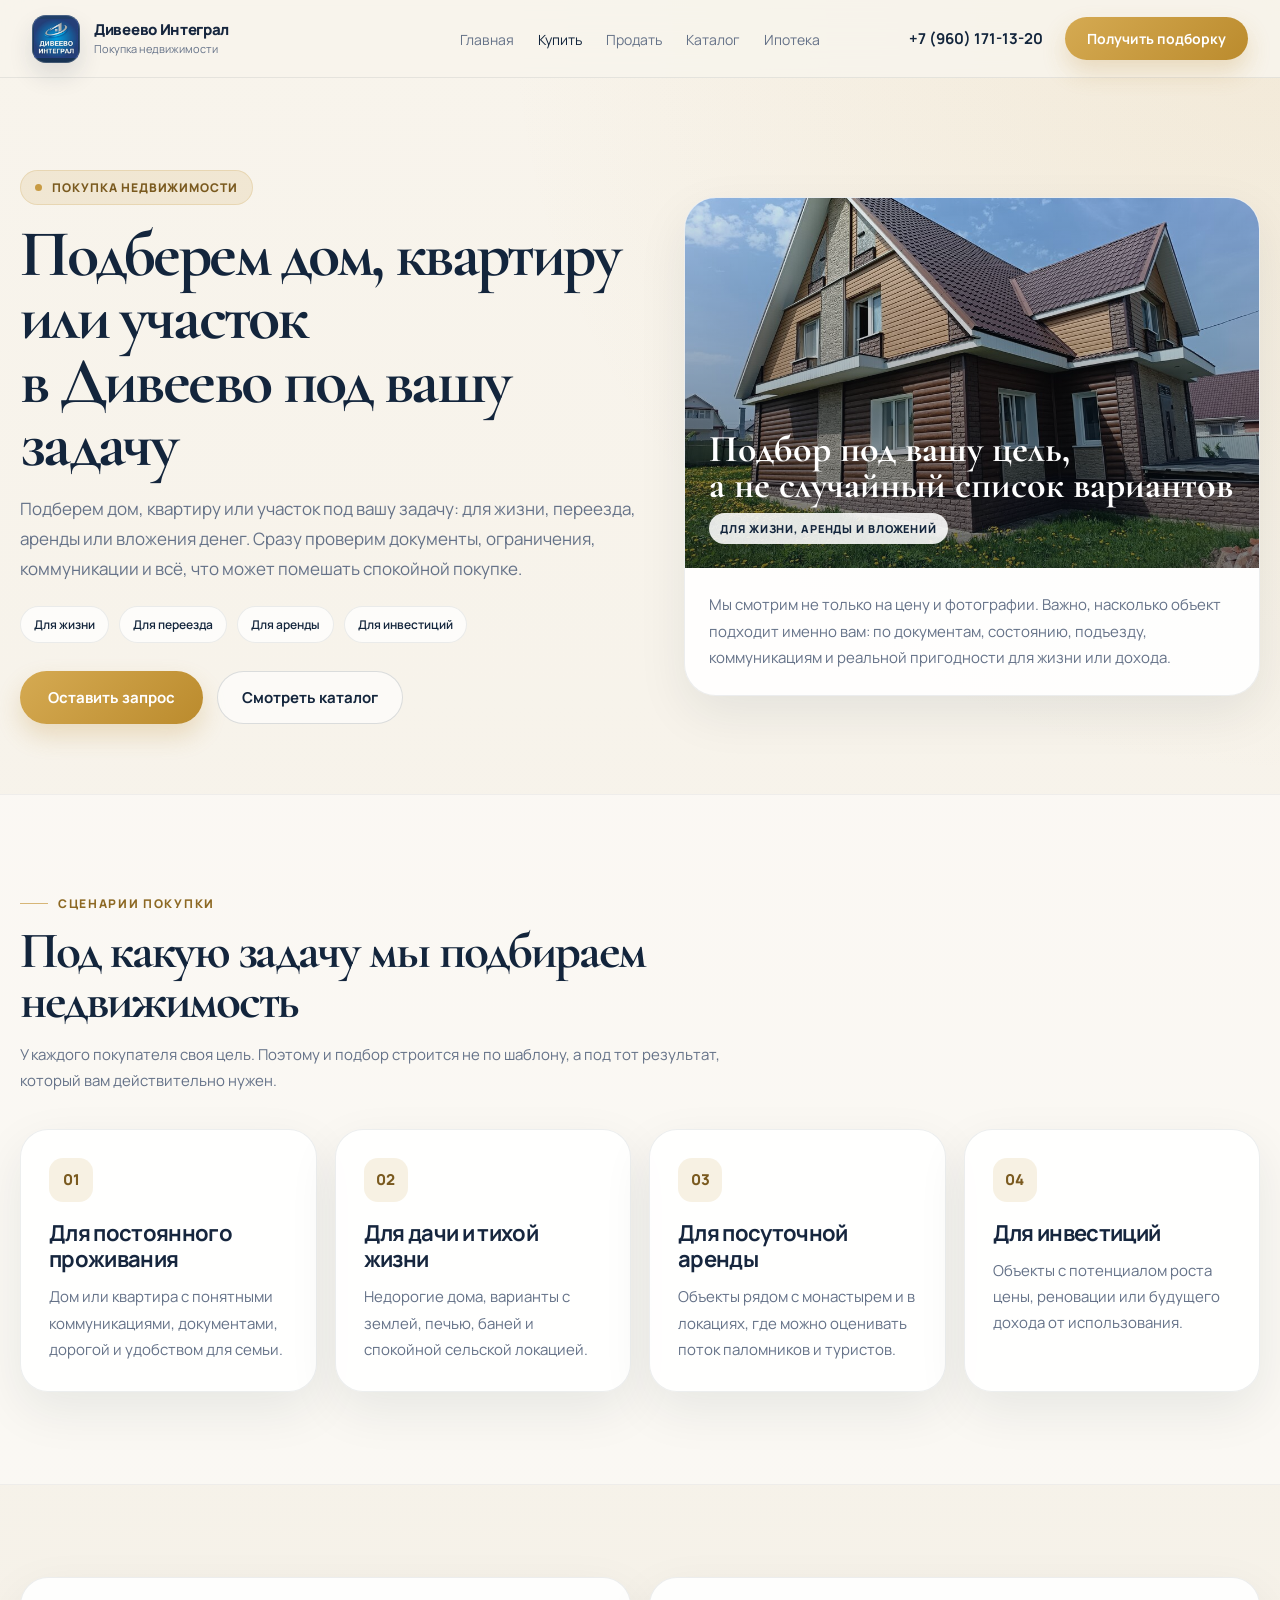
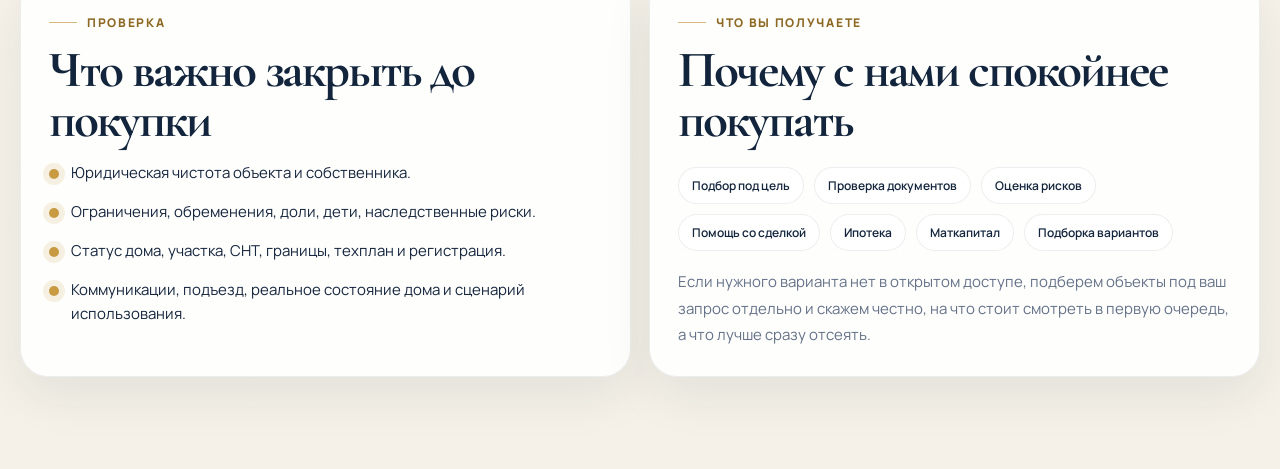
<file: buy.html>
<!DOCTYPE html>
<html lang="ru">
<head>
  <meta charset="UTF-8">
  <meta name="viewport" content="width=device-width, initial-scale=1.0">
  <title>Купить недвижимость в Дивеево и рядом | Дивеево Интеграл</title>
  <meta name="description" content="Поможем подобрать дом, квартиру или участок в Дивеево и рядом, проверить документы и спокойно выйти на сделку.">
  <link rel="preconnect" href="https://fonts.googleapis.com">
  <link rel="preconnect" href="https://fonts.gstatic.com" crossorigin>
  <link href="https://fonts.googleapis.com/css2?family=Manrope:wght@400;500;600;700;800&family=Cormorant+Garamond:wght@600;700&display=swap" rel="stylesheet">
  <link rel="stylesheet" href="styles.css">
</head>
<body>
  <div class="site-shell">
    <nav class="topbar">
      <a href="index.html" class="logo">
        <div class="logo-mark"><img src="landing_logo_x2.jpg" alt=""></div>
        <div><div class="logo-title">Дивеево Интеграл</div><div class="logo-subtitle">Покупка недвижимости</div></div>
      </a>
      <ul class="nav-links">
        <li><a href="index.html">Главная</a></li>
        <li><a href="buy.html" class="active">Купить</a></li>
        <li><a href="sell.html">Продать</a></li>
        <li><a href="catalog.html">Каталог</a></li>
        <li><a href="mortgage.html">Ипотека</a></li>
      </ul>
      <div class="nav-side">
        <a href="tel:+79601711320" class="nav-contact">+7 (960) 171-13-20</a>
        <a href="https://t.me/yul_ermilova_diveevo" class="nav-btn" target="_blank" rel="noopener noreferrer">Получить подборку</a>
      </div>
    </nav>

    <section class="landing-hero">
      <div class="container hero-grid">
        <div>
          <div class="eyebrow"><span class="eyebrow-dot"></span>Покупка недвижимости</div>
          <h1>Подберем дом, квартиру или участок<br>в Дивеево под вашу задачу</h1>
          <p class="lead">Подберем дом, квартиру или участок под вашу задачу: для жизни, переезда, аренды или вложения денег. Сразу проверим документы, ограничения, коммуникации и всё, что может помешать спокойной покупке.</p>
          <div class="hero-tags">
            <span>Для жизни</span><span>Для переезда</span><span>Для аренды</span><span>Для инвестиций</span>
          </div>
          <div class="hero-actions">
            <a href="https://t.me/yul_ermilova_diveevo" class="btn-primary" target="_blank" rel="noopener noreferrer">Оставить запрос</a>
            <a href="catalog.html" class="btn-secondary">Смотреть каталог</a>
          </div>
        </div>
        <div class="hero-panel">
          <div class="hero-visual">
            <div><h3>Подбор под вашу цель,<br>а не случайный список вариантов</h3><div class="badge">Для жизни, аренды и вложений</div></div>
          </div>
          <div class="hero-copy">
            <p>Мы смотрим не только на цену и фотографии. Важно, насколько объект подходит именно вам: по документам, состоянию, подъезду, коммуникациям и реальной пригодности для жизни или дохода.</p>
          </div>
        </div>
      </div>
    </section>

    <section class="section-shell section-alt">
      <div class="container">
        <div class="section-head"><div class="section-kicker">Сценарии покупки</div><h2>Под какую задачу мы подбираем недвижимость</h2><p>У каждого покупателя своя цель. Поэтому и подбор строится не по шаблону, а под тот результат, который вам действительно нужен.</p></div>
        <div class="grid-4">
          <div class="card"><div class="card-num">01</div><h3>Для постоянного проживания</h3><p>Дом или квартира с понятными коммуникациями, документами, дорогой и удобством для семьи.</p></div>
          <div class="card"><div class="card-num">02</div><h3>Для дачи и тихой жизни</h3><p>Недорогие дома, варианты с землей, печью, баней и спокойной сельской локацией.</p></div>
          <div class="card"><div class="card-num">03</div><h3>Для посуточной аренды</h3><p>Объекты рядом с монастырем и в локациях, где можно оценивать поток паломников и туристов.</p></div>
          <div class="card"><div class="card-num">04</div><h3>Для инвестиций</h3><p>Объекты с потенциалом роста цены, реновации или будущего дохода от использования.</p></div>
        </div>
      </div>
    </section>

    <section class="section-shell">
      <div class="container grid-2">
        <div class="card">
          <div class="section-kicker">Проверка</div>
          <h2>Что важно закрыть до покупки</h2>
          <div class="bullet-list">
            <div class="bullet-item"><span class="bullet-dot"></span><span>Юридическая чистота объекта и собственника.</span></div>
            <div class="bullet-item"><span class="bullet-dot"></span><span>Ограничения, обременения, доли, дети, наследственные риски.</span></div>
            <div class="bullet-item"><span class="bullet-dot"></span><span>Статус дома, участка, СНТ, границы, техплан и регистрация.</span></div>
            <div class="bullet-item"><span class="bullet-dot"></span><span>Коммуникации, подъезд, реальное состояние дома и сценарий использования.</span></div>
          </div>
        </div>
        <div class="card">
          <div class="section-kicker">Что вы получаете</div>
          <h2>Почему с нами спокойнее покупать</h2>
          <div class="tag-list">
            <span>Подбор под цель</span><span>Проверка документов</span><span>Оценка рисков</span><span>Помощь со сделкой</span><span>Ипотека</span><span>Маткапитал</span><span>Подборка вариантов</span>
          </div>
          <p style="margin-top:18px;">Если нужного варианта нет в открытом доступе, подберем объекты под ваш запрос отдельно и скажем честно, на что стоит смотреть в первую очередь, а что лучше сразу отсеять.</p>
        </div>
      </div>
    </section>
  </div>
</body>
</html>
</file>
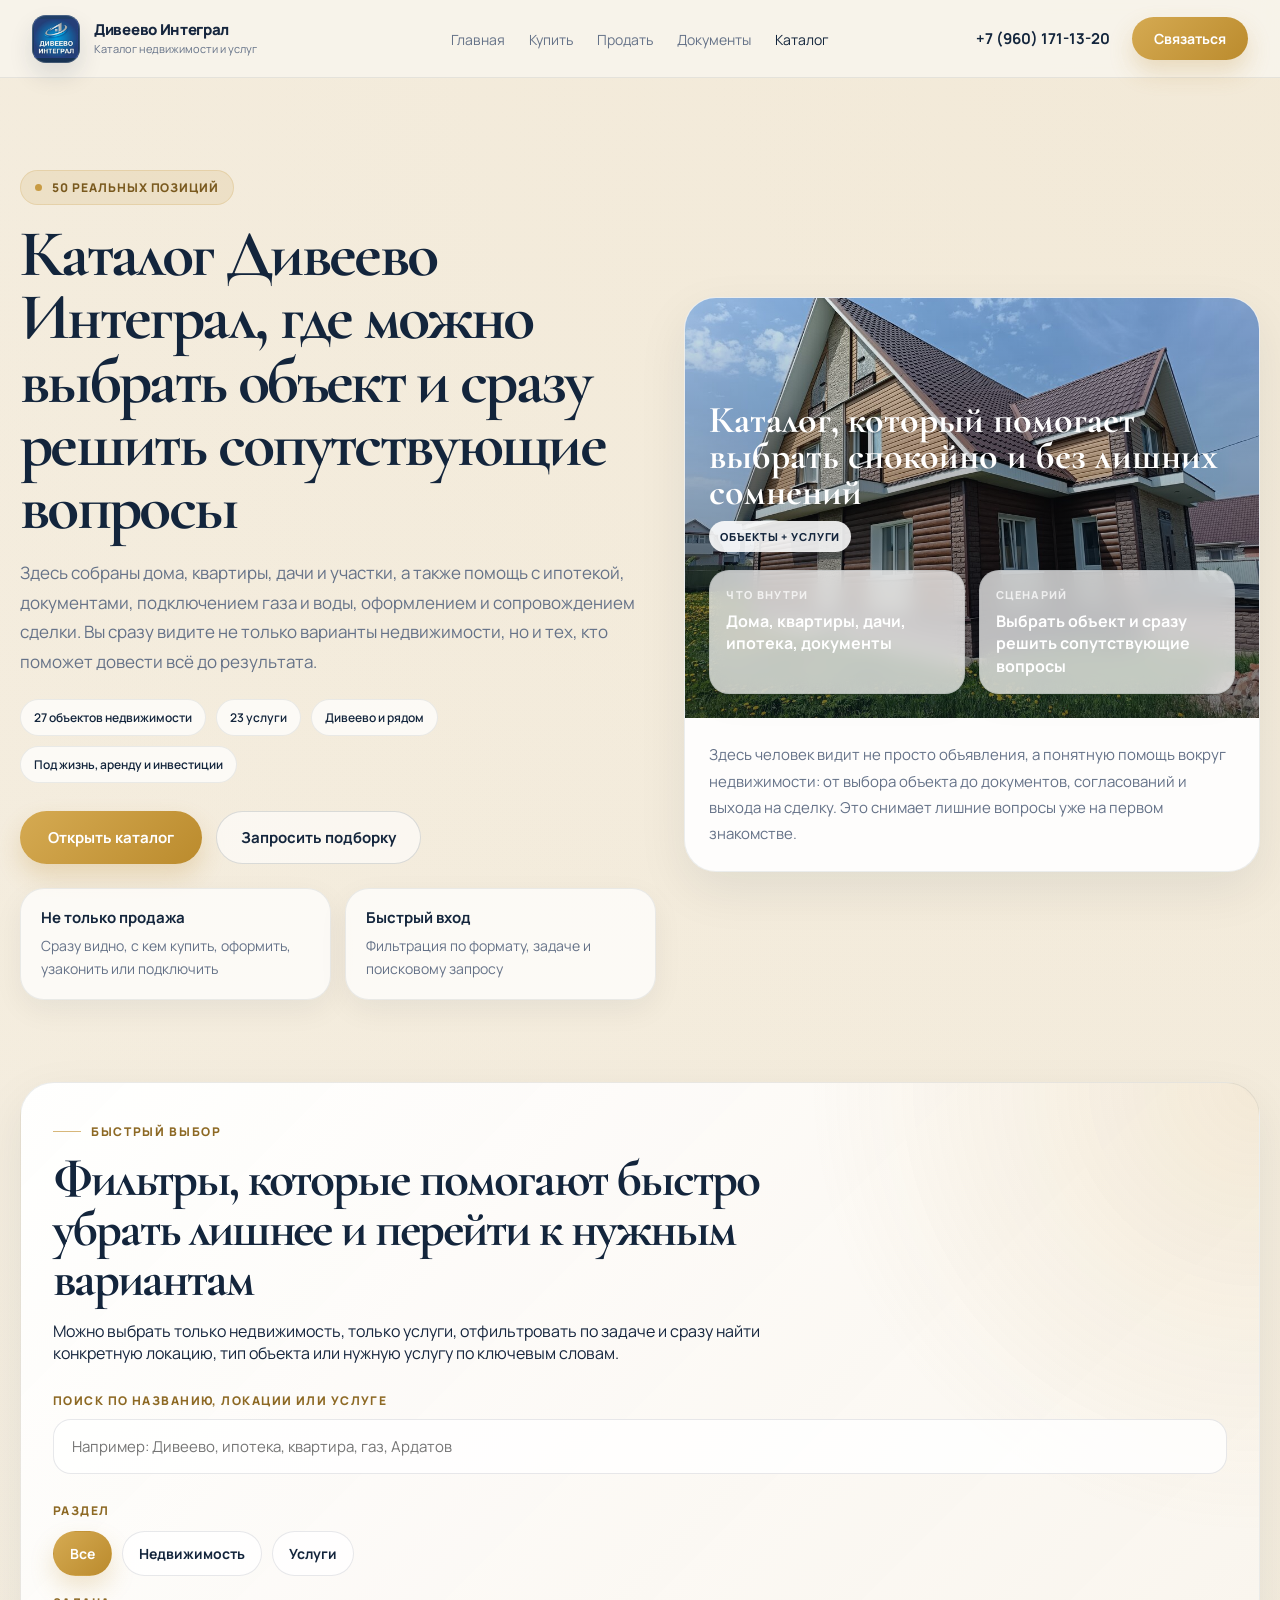
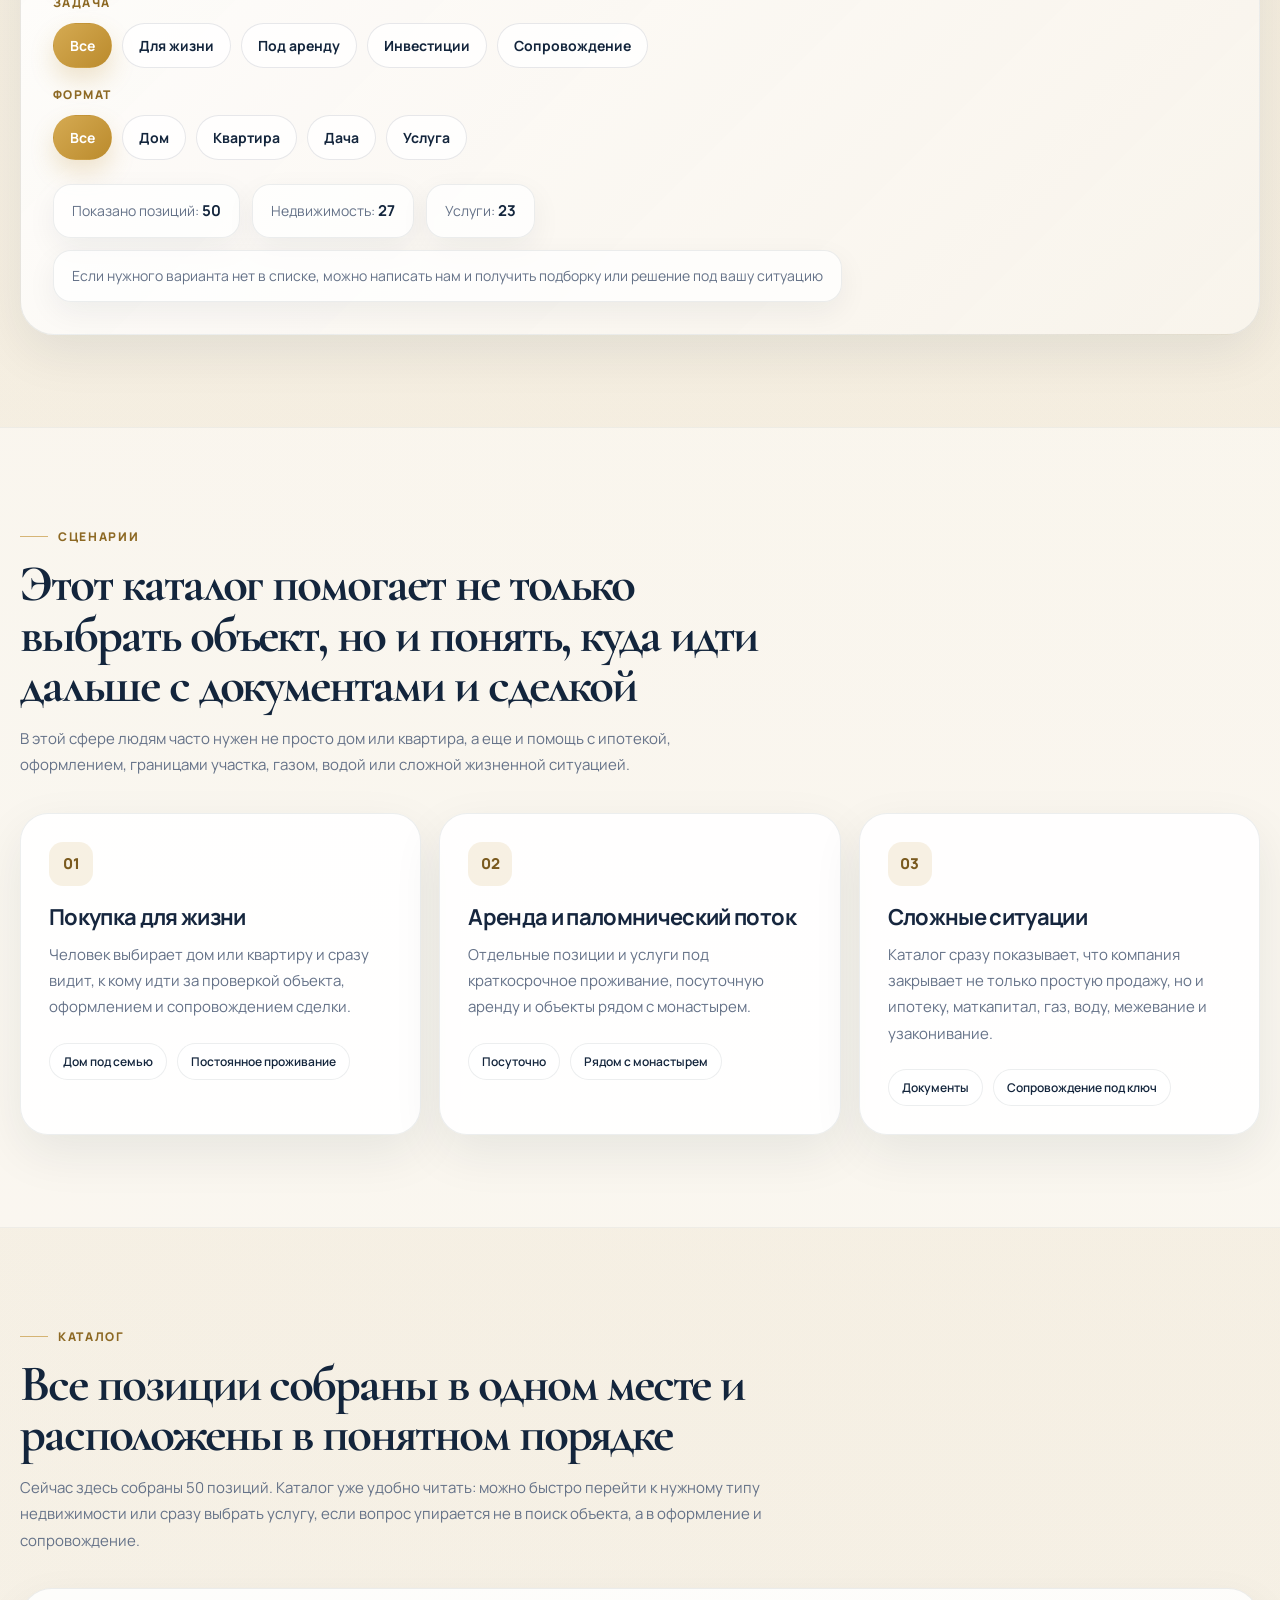
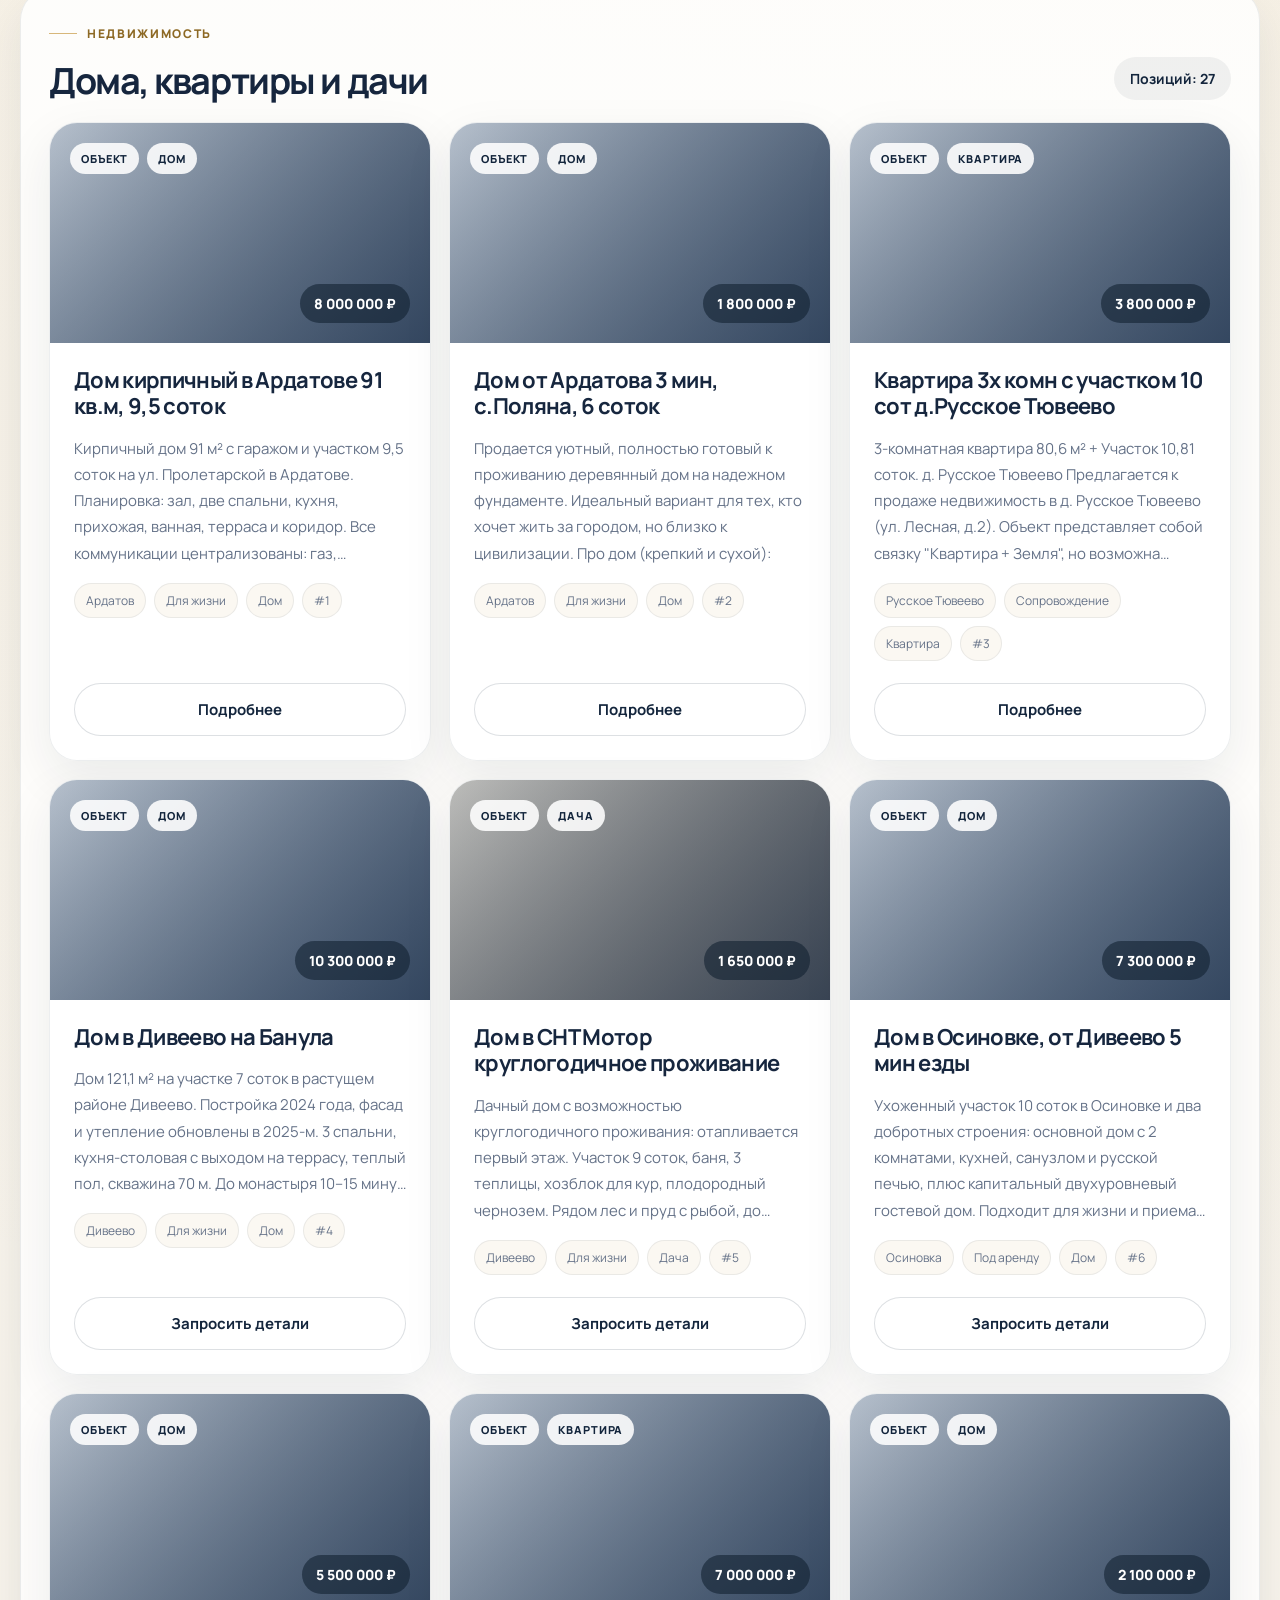
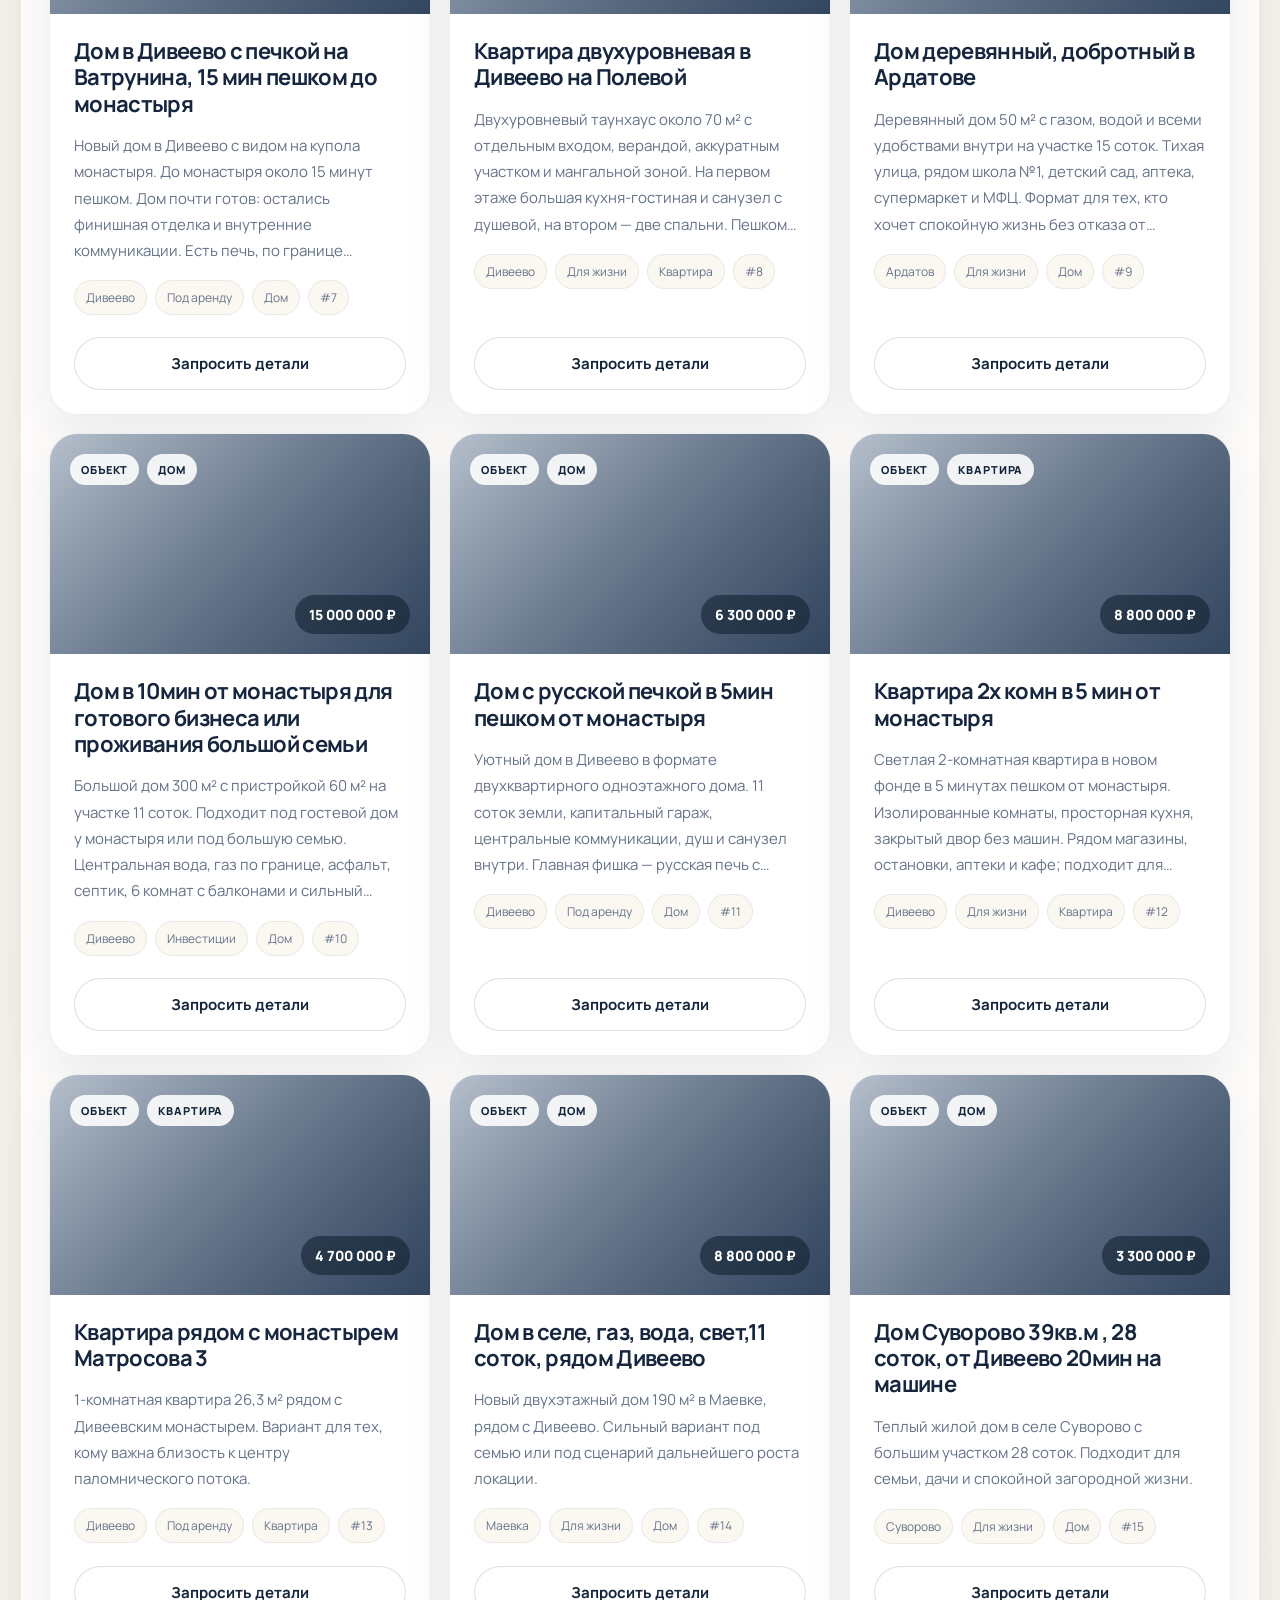
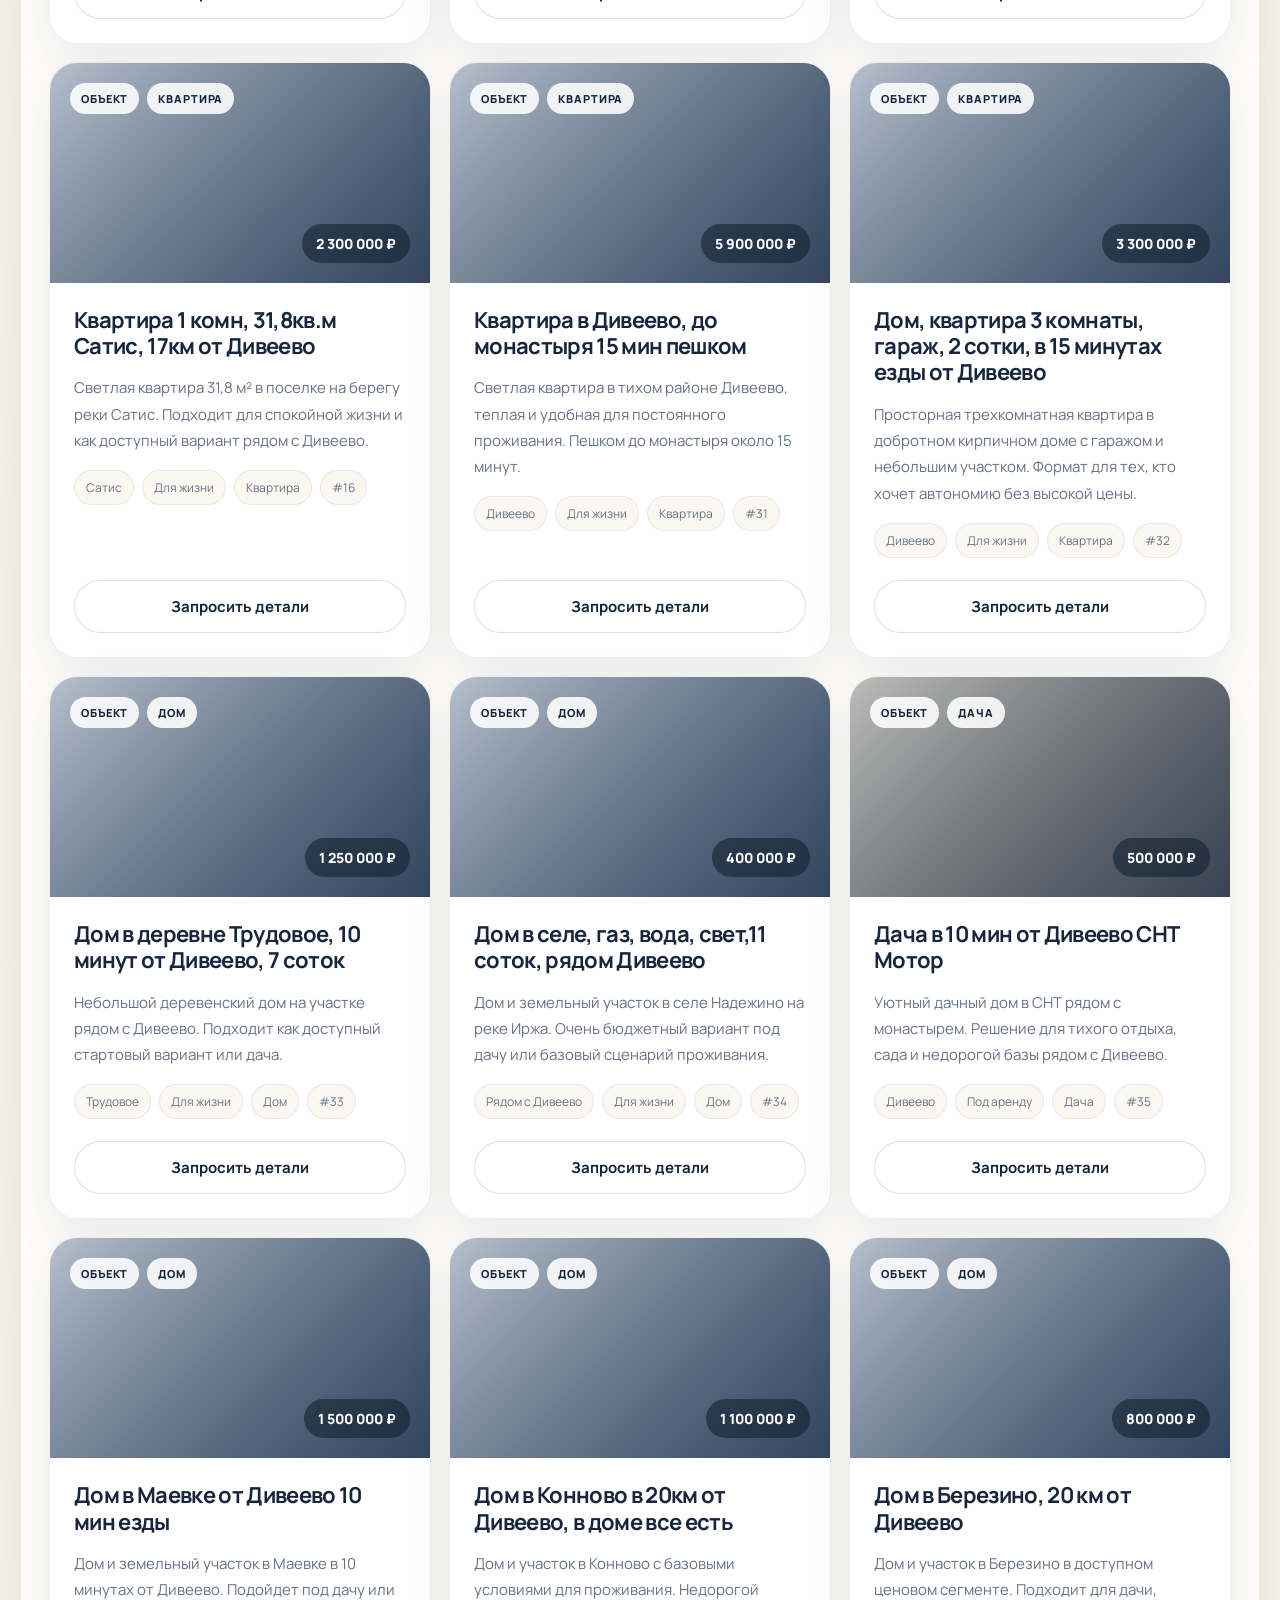
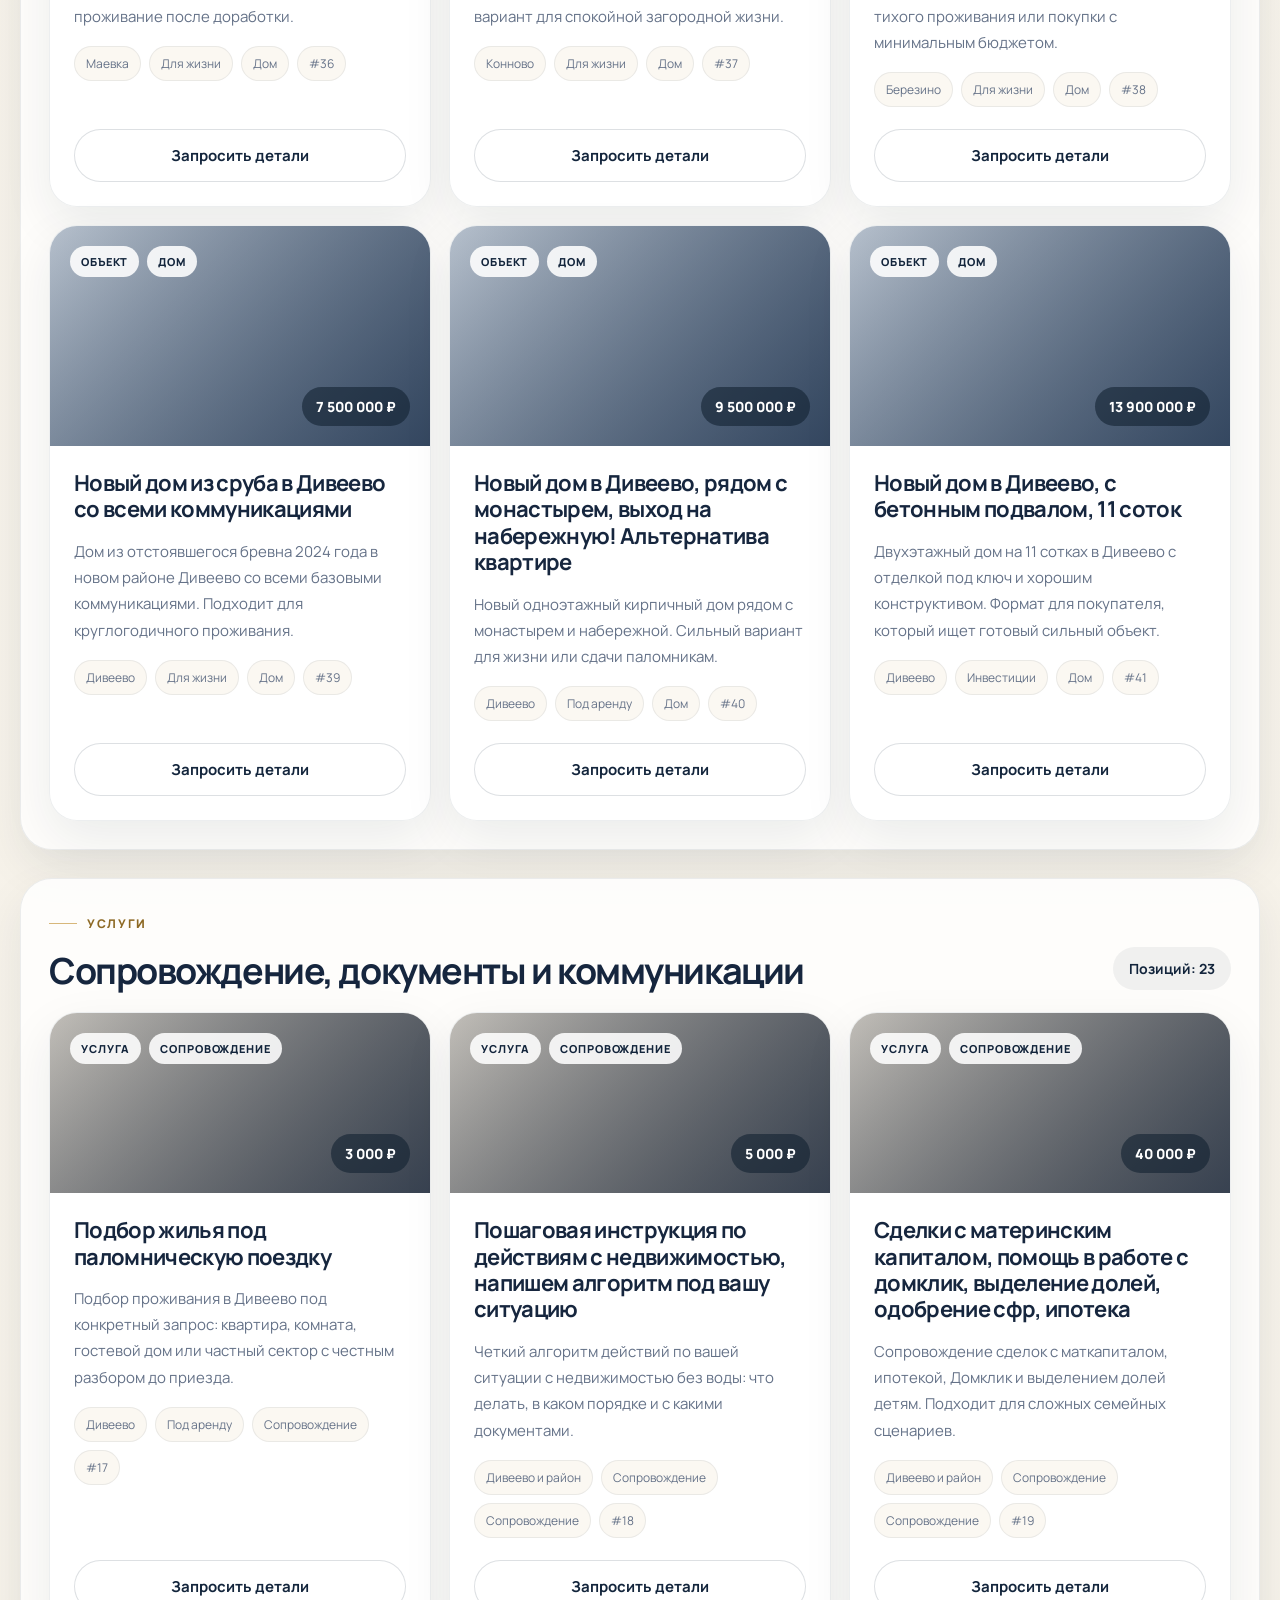
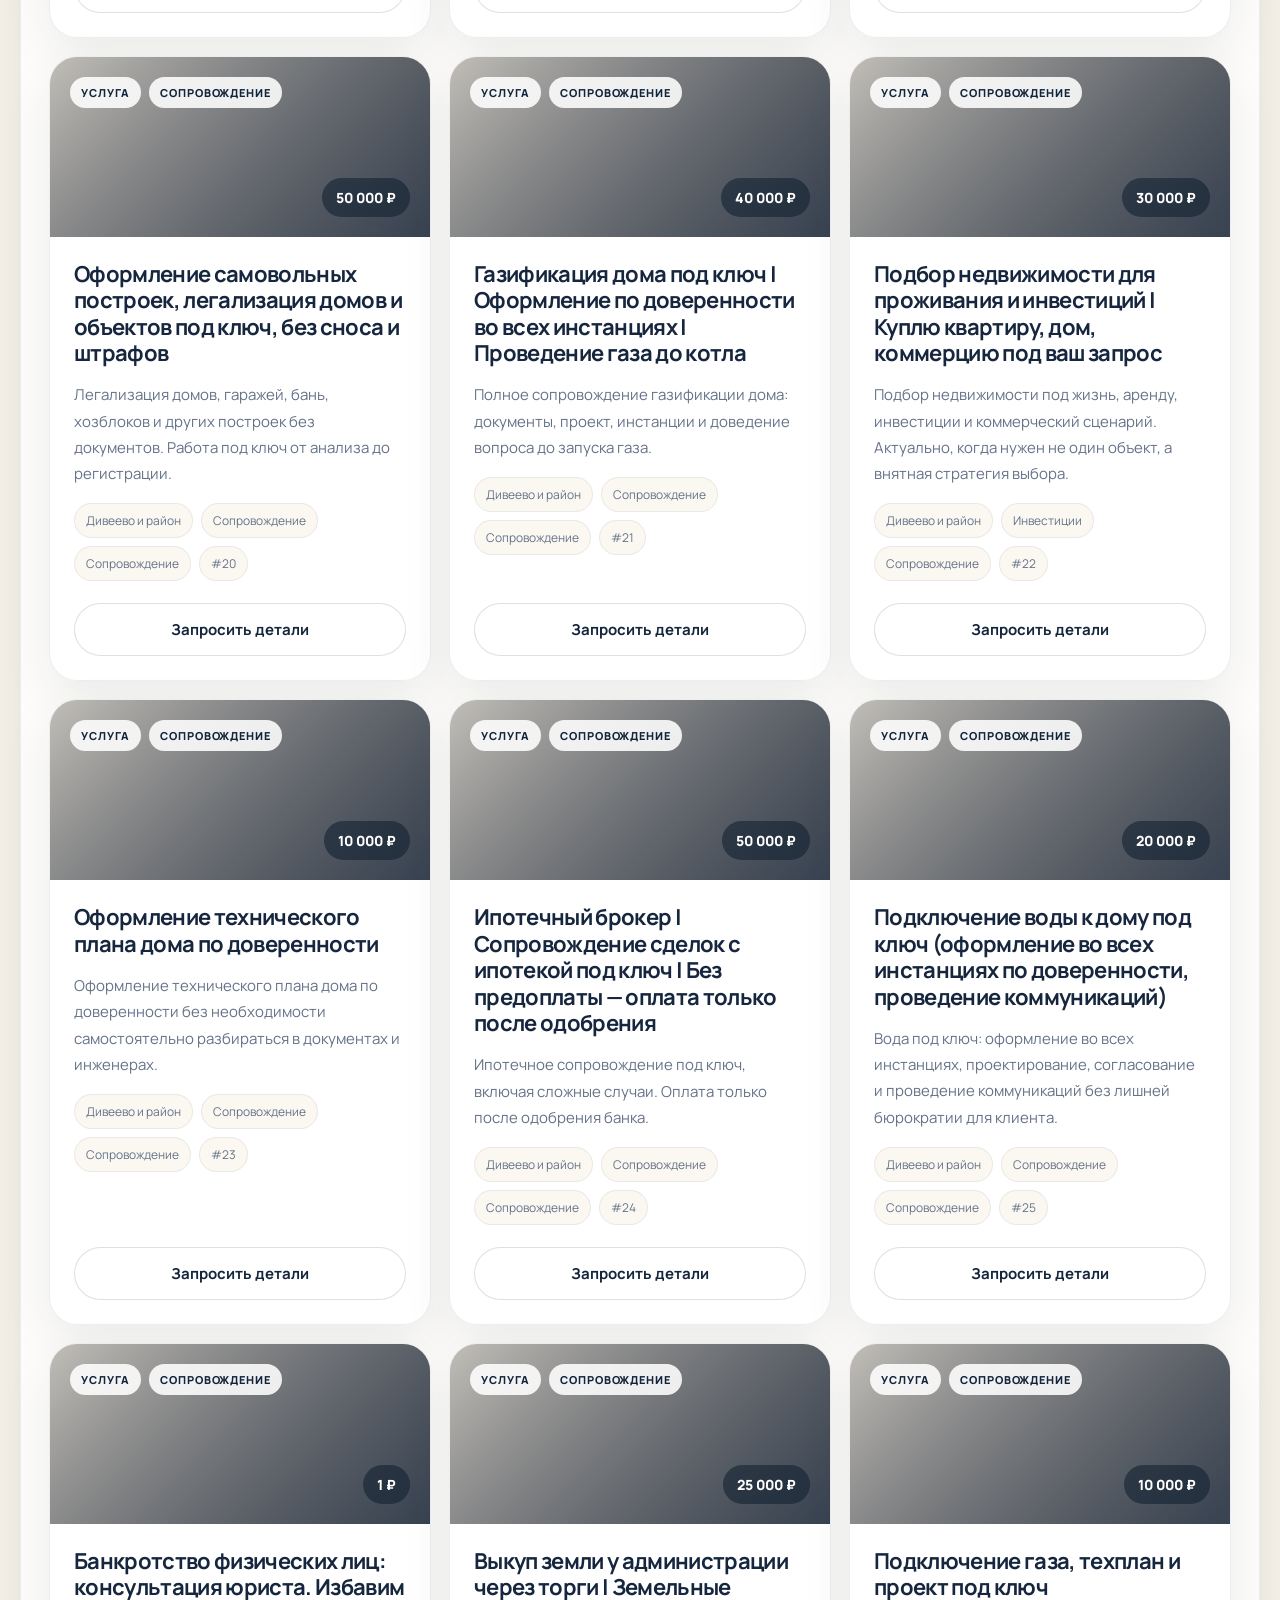
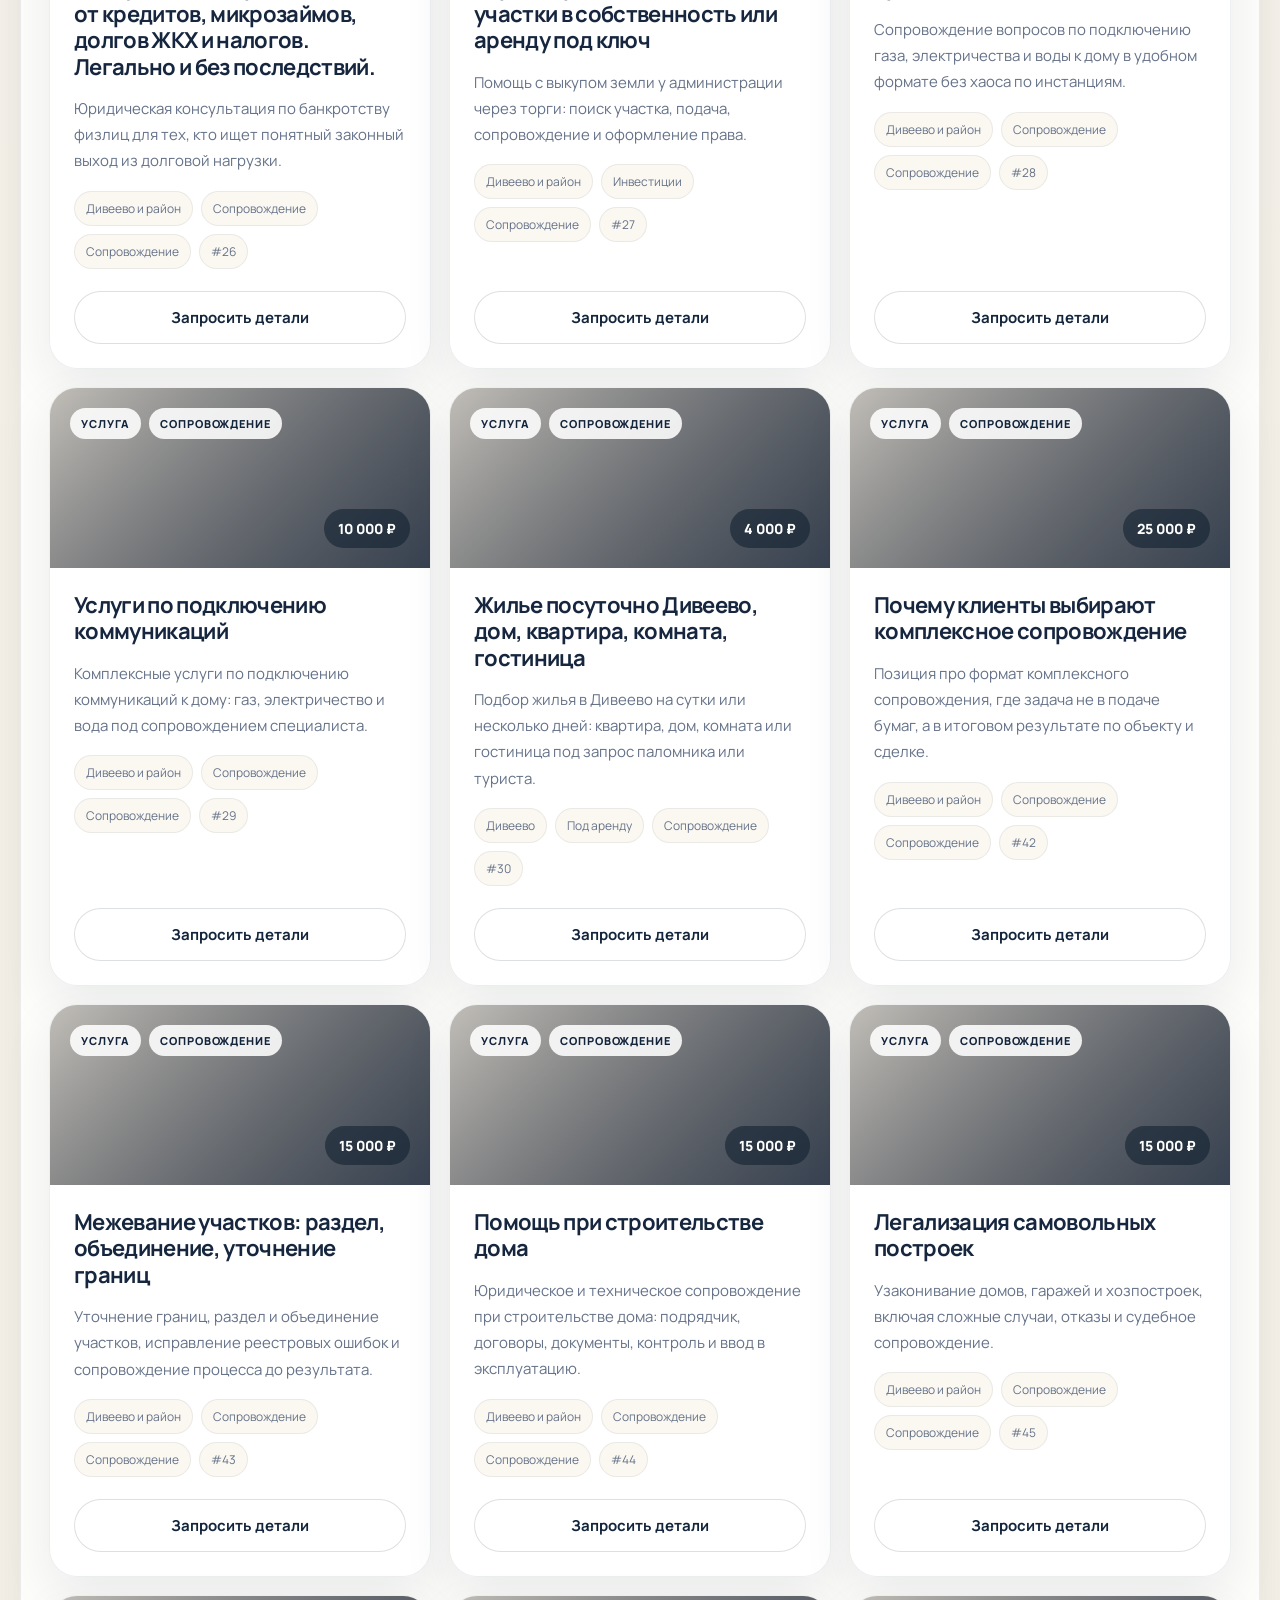
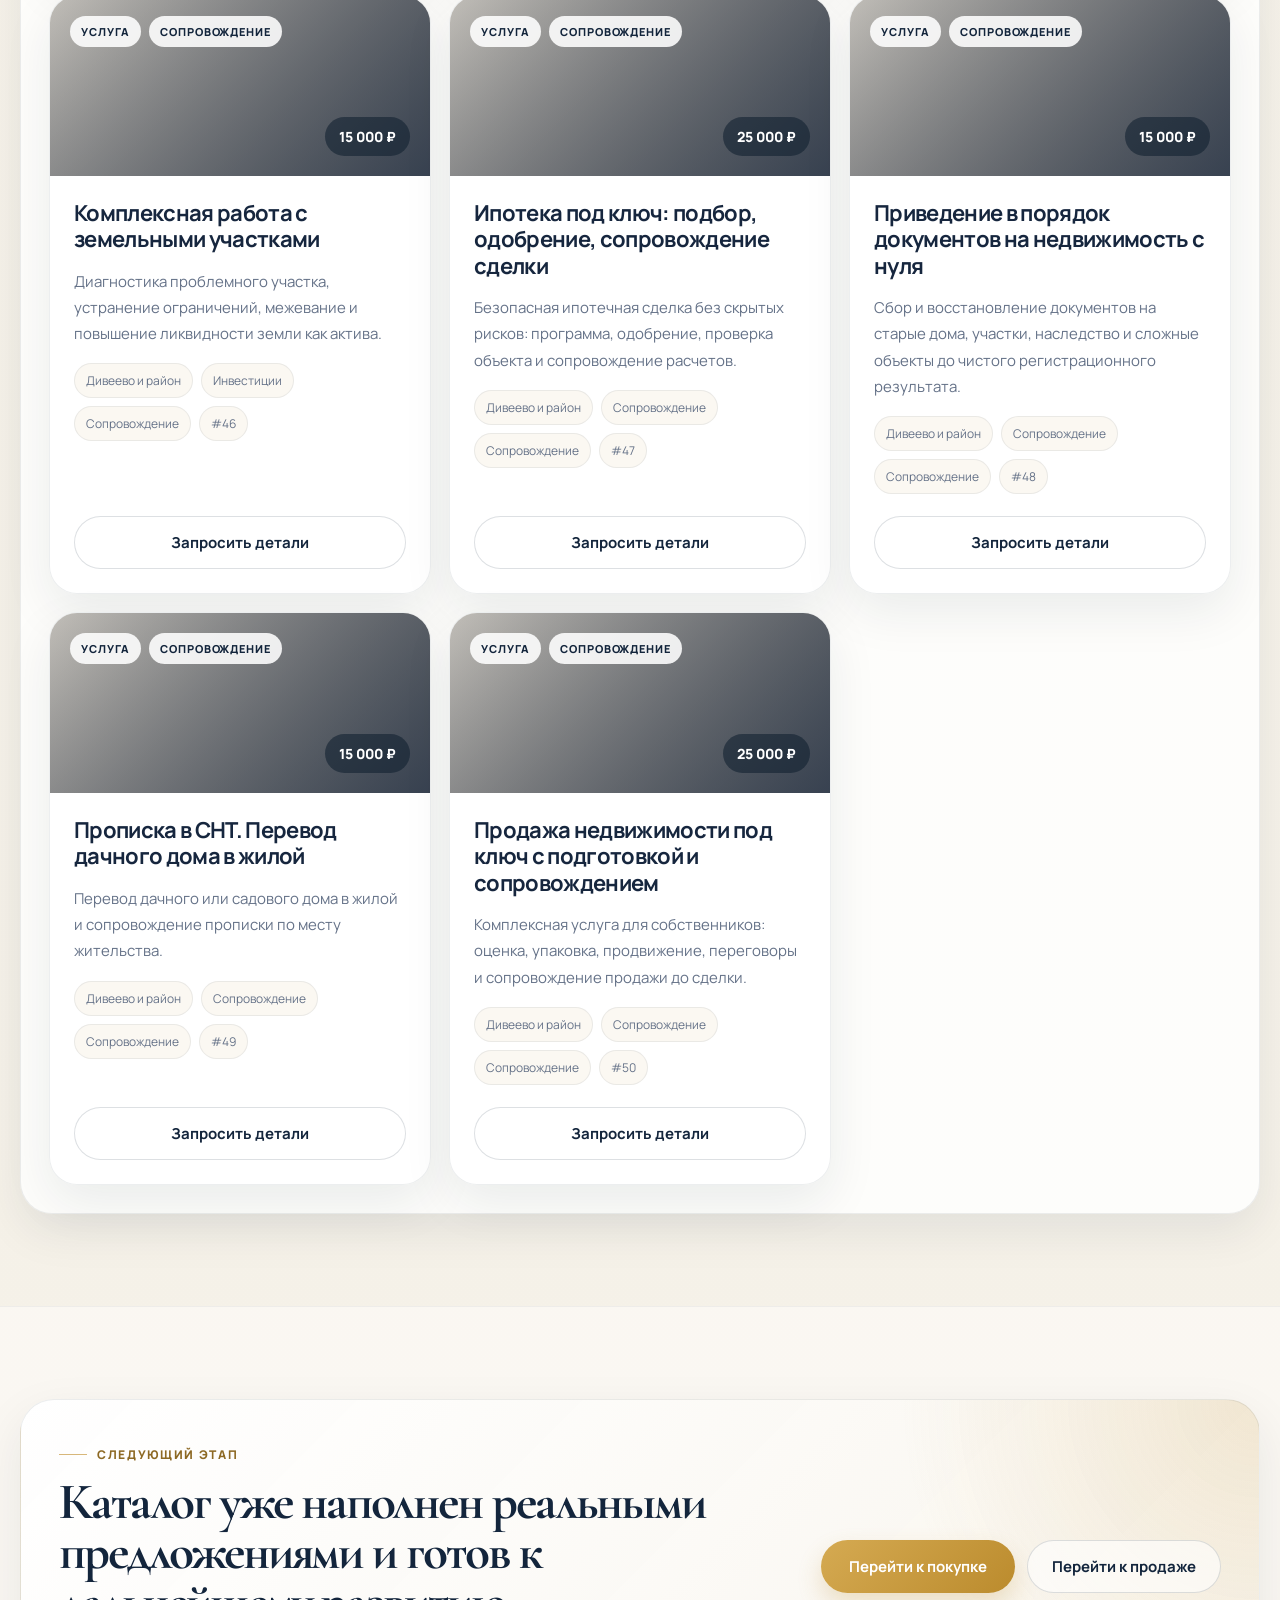
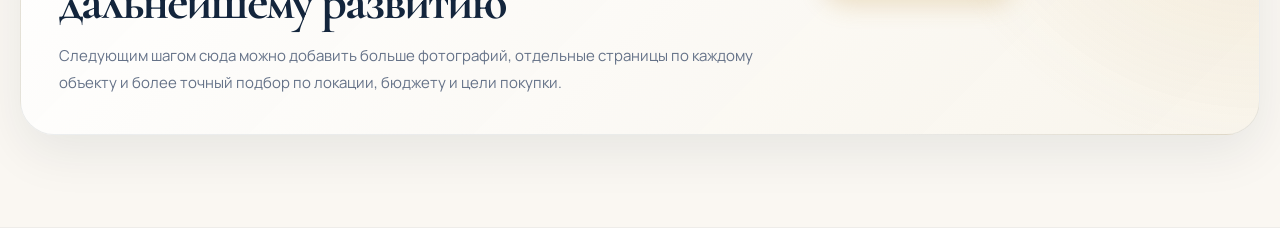
<file: catalog.html>
<!DOCTYPE html>
<html lang="ru">
<head>
  <meta charset="UTF-8">
  <meta name="viewport" content="width=device-width, initial-scale=1.0">
  <meta name="format-detection" content="telephone=no, date=no, email=no, address=no">
  <title>Каталог недвижимости и услуг в Дивеево | Дивеево Интеграл</title>
  <meta name="description" content="Каталог Дивеево Интеграл: дома, квартиры, дачи, участки и услуги по сопровождению сделок, ипотеке, документам, газу и воде.">
  <meta property="og:title" content="Каталог Дивеево Интеграл">
  <meta property="og:description" content="50 реальных позиций: недвижимость в Дивеево и рядом, а также услуги по сделкам, документам и коммуникациям.">
  <meta property="og:type" content="website">
  <meta property="og:locale" content="ru_RU">
  <link rel="preconnect" href="https://fonts.googleapis.com">
  <link rel="preconnect" href="https://fonts.gstatic.com" crossorigin>
  <link href="https://fonts.googleapis.com/css2?family=Manrope:wght@400;500;600;700;800&family=Cormorant+Garamond:wght@600;700&display=swap" rel="stylesheet">
  <link rel="stylesheet" href="styles.css">
</head>
<body class="catalog-page">
  <div class="site-shell">
    <nav class="topbar" aria-label="Основная навигация">
      <a href="index.html" class="logo">
        <div class="logo-mark"><img src="landing_logo_x2.jpg" alt=""></div>
        <div>
          <div class="logo-title">Дивеево Интеграл</div>
          <div class="logo-subtitle">Каталог недвижимости и услуг</div>
        </div>
      </a>
      <ul class="nav-links" role="list">
        <li><a href="index.html">Главная</a></li>
        <li><a href="buy.html">Купить</a></li>
        <li><a href="sell.html">Продать</a></li>
        <li><a href="services-documents.html">Документы</a></li>
        <li><a href="catalog.html" class="active">Каталог</a></li>
      </ul>
      <div class="nav-side">
        <a href="tel:+79601711320" class="nav-contact">+7 (960) 171-13-20</a>
        <a href="https://t.me/yul_ermilova_diveevo" class="nav-btn desktop-only" target="_blank" rel="noopener noreferrer">Связаться</a>
      </div>
      <button class="burger" id="burger" type="button" aria-label="Открыть меню" aria-expanded="false" aria-controls="drawer">
        <span></span>
        <span></span>
        <span></span>
      </button>
    </nav>

    <nav class="drawer" id="drawer" aria-label="Мобильное меню">
      <a href="index.html">Главная</a>
      <a href="buy.html">Купить</a>
      <a href="sell.html">Продать</a>
      <a href="services-documents.html">Документы</a>
      <a href="catalog.html">Каталог</a>
      <a href="https://t.me/yul_ermilova_diveevo" class="drawer-cta" target="_blank" rel="noopener noreferrer">Написать нам</a>
    </nav>

    <main>
      <section class="page-hero catalog-hero">
        <div class="container hero-grid">
          <div>
            <div class="eyebrow"><span class="eyebrow-dot"></span>50 реальных позиций</div>
            <h1>Каталог Дивеево Интеграл, где можно выбрать объект и сразу решить сопутствующие вопросы</h1>
            <p class="lead">Здесь собраны дома, квартиры, дачи и участки, а также помощь с ипотекой, документами, подключением газа и воды, оформлением и сопровождением сделки. Вы сразу видите не только варианты недвижимости, но и тех, кто поможет довести всё до результата.</p>
            <div class="hero-tags">
              <span>27 объектов недвижимости</span>
              <span>23 услуги</span>
              <span>Дивеево и рядом</span>
              <span>Под жизнь, аренду и инвестиции</span>
            </div>
            <div class="hero-actions">
              <a href="#catalog-results" class="btn-primary">Открыть каталог</a>
              <a href="https://t.me/yul_ermilova_diveevo" class="btn-secondary" target="_blank" rel="noopener noreferrer">Запросить подборку</a>
            </div>
            <div class="catalog-proof">
              <div class="catalog-proof-card">
                <strong>Не только продажа</strong>
                <span>Сразу видно, с кем купить, оформить, узаконить или подключить</span>
              </div>
              <div class="catalog-proof-card">
                <strong>Быстрый вход</strong>
                <span>Фильтрация по формату, задаче и поисковому запросу</span>
              </div>
            </div>
          </div>

          <div class="hero-panel catalog-hero-panel">
            <div class="hero-visual">
              <div class="catalog-hero-summary">
                <div>
                  <h3>Каталог, который помогает выбрать спокойно и без лишних сомнений</h3>
                  <div class="badge">Объекты + услуги</div>
                </div>
                <div class="catalog-hero-stats">
                  <div class="catalog-stat-card">
                    <span class="catalog-stat-label">Что внутри</span>
                    <strong>Дома, квартиры, дачи, ипотека, документы</strong>
                  </div>
                  <div class="catalog-stat-card">
                    <span class="catalog-stat-label">Сценарий</span>
                    <strong>Выбрать объект и сразу решить сопутствующие вопросы</strong>
                  </div>
                </div>
              </div>
            </div>
            <div class="hero-copy">
              <p>Здесь человек видит не просто объявления, а понятную помощь вокруг недвижимости: от выбора объекта до документов, согласований и выхода на сделку. Это снимает лишние вопросы уже на первом знакомстве.</p>
            </div>
          </div>
        </div>
      </section>

      <section class="section-shell catalog-toolbar-shell" aria-labelledby="catalog-filter-title">
        <div class="container">
          <div class="catalog-toolbar">
            <div class="catalog-toolbar-copy">
              <div class="section-kicker">Быстрый выбор</div>
            <h2 id="catalog-filter-title">Фильтры, которые помогают быстро убрать лишнее и перейти к нужным вариантам</h2>
              <p>Можно выбрать только недвижимость, только услуги, отфильтровать по задаче и сразу найти конкретную локацию, тип объекта или нужную услугу по ключевым словам.</p>
            </div>

            <div class="catalog-search">
              <label class="catalog-search-label" for="catalog-search-input">Поиск по названию, локации или услуге</label>
              <input id="catalog-search-input" class="catalog-search-input" type="search" placeholder="Например: Дивеево, ипотека, квартира, газ, Ардатов">
            </div>

            <div class="filter-panel" aria-label="Фильтры каталога">
              <div class="filter-group">
                <span class="filter-label">Раздел</span>
                <div class="filter-chips">
                  <button class="filter-chip is-active" type="button" data-filter-group="kind" data-filter-value="all">Все</button>
                  <button class="filter-chip" type="button" data-filter-group="kind" data-filter-value="property">Недвижимость</button>
                  <button class="filter-chip" type="button" data-filter-group="kind" data-filter-value="service">Услуги</button>
                </div>
              </div>

              <div class="filter-group">
                <span class="filter-label">Задача</span>
                <div class="filter-chips">
                  <button class="filter-chip is-active" type="button" data-filter-group="goal" data-filter-value="all">Все</button>
                  <button class="filter-chip" type="button" data-filter-group="goal" data-filter-value="life">Для жизни</button>
                  <button class="filter-chip" type="button" data-filter-group="goal" data-filter-value="rent">Под аренду</button>
                  <button class="filter-chip" type="button" data-filter-group="goal" data-filter-value="invest">Инвестиции</button>
                  <button class="filter-chip" type="button" data-filter-group="goal" data-filter-value="service">Сопровождение</button>
                </div>
              </div>

              <div class="filter-group">
                <span class="filter-label">Формат</span>
                <div class="filter-chips">
                  <button class="filter-chip is-active" type="button" data-filter-group="type" data-filter-value="all">Все</button>
                  <button class="filter-chip" type="button" data-filter-group="type" data-filter-value="house">Дом</button>
                  <button class="filter-chip" type="button" data-filter-group="type" data-filter-value="flat">Квартира</button>
                  <button class="filter-chip" type="button" data-filter-group="type" data-filter-value="dacha">Дача</button>
                  <button class="filter-chip" type="button" data-filter-group="type" data-filter-value="service">Услуга</button>
                </div>
              </div>
            </div>

            <div class="catalog-toolbar-foot">
              <div class="result-pill">Показано позиций: <strong id="results-count">50</strong></div>
              <div class="result-pill">Недвижимость: <strong id="property-count">27</strong></div>
              <div class="result-pill">Услуги: <strong id="service-count">23</strong></div>
              <div class="result-pill">Если нужного варианта нет в списке, можно написать нам и получить подборку или решение под вашу ситуацию</div>
            </div>
          </div>
        </div>
      </section>

      <section class="section-shell section-alt" aria-labelledby="entry-points-title">
        <div class="container">
          <div class="section-head">
            <div class="section-kicker">Сценарии</div>
            <h2 id="entry-points-title">Этот каталог помогает не только выбрать объект, но и понять, куда идти дальше с документами и сделкой</h2>
            <p>В этой сфере людям часто нужен не просто дом или квартира, а еще и помощь с ипотекой, оформлением, границами участка, газом, водой или сложной жизненной ситуацией.</p>
          </div>

          <div class="grid-3">
            <article class="card scenario-card">
              <div class="card-num">01</div>
              <h3>Покупка для жизни</h3>
              <p>Человек выбирает дом или квартиру и сразу видит, к кому идти за проверкой объекта, оформлением и сопровождением сделки.</p>
              <div class="tag-list">
                <span>Дом под семью</span>
                <span>Постоянное проживание</span>
              </div>
            </article>

            <article class="card scenario-card">
              <div class="card-num">02</div>
              <h3>Аренда и паломнический поток</h3>
              <p>Отдельные позиции и услуги под краткосрочное проживание, посуточную аренду и объекты рядом с монастырем.</p>
              <div class="tag-list">
                <span>Посуточно</span>
                <span>Рядом с монастырем</span>
              </div>
            </article>

            <article class="card scenario-card">
              <div class="card-num">03</div>
              <h3>Сложные ситуации</h3>
              <p>Каталог сразу показывает, что компания закрывает не только простую продажу, но и ипотеку, маткапитал, газ, воду, межевание и узаконивание.</p>
              <div class="tag-list">
                <span>Документы</span>
                <span>Сопровождение под ключ</span>
              </div>
            </article>
          </div>
        </div>
      </section>

      <section class="section-shell" id="catalog-results" aria-labelledby="catalog-results-title">
        <div class="container">
          <div class="section-head">
            <div class="section-kicker">Каталог</div>
            <h2 id="catalog-results-title">Все позиции собраны в одном месте и расположены в понятном порядке</h2>
            <p>Сейчас здесь собраны 50 позиций. Каталог уже удобно читать: можно быстро перейти к нужному типу недвижимости или сразу выбрать услугу, если вопрос упирается не в поиск объекта, а в оформление и сопровождение.</p>
          </div>

          <div class="catalog-split">
            <section class="catalog-group" aria-labelledby="property-results-title">
              <div class="catalog-group-head">
                <div>
                  <div class="section-kicker">Недвижимость</div>
                  <h3 id="property-results-title">Дома, квартиры и дачи</h3>
                </div>
                <div class="group-count">Позиций: <strong id="property-results-count">27</strong></div>
              </div>
              <div class="catalog-results-grid" id="property-results-grid" aria-live="polite"></div>
            </section>

            <section class="catalog-group" aria-labelledby="service-results-title">
              <div class="catalog-group-head">
                <div>
                  <div class="section-kicker">Услуги</div>
                  <h3 id="service-results-title">Сопровождение, документы и коммуникации</h3>
                </div>
                <div class="group-count">Позиций: <strong id="service-results-count">23</strong></div>
              </div>
              <div class="catalog-results-grid" id="service-results-grid" aria-live="polite"></div>
            </section>
          </div>

          <div class="empty-state" id="empty-state" hidden>
            <h3>По этим фильтрам сейчас нет подходящих позиций</h3>
            <p>Измените фильтры или просто напишите нам: подберем объект, услугу или решение под вашу задачу вручную.</p>
            <a href="https://t.me/yul_ermilova_diveevo" class="btn-primary" target="_blank" rel="noopener noreferrer">Написать нам</a>
          </div>
        </div>
      </section>

      <section class="section-shell section-alt" aria-labelledby="catalog-benefits-title">
        <div class="container">
          <div class="cta-panel">
            <div>
              <div class="section-kicker">Следующий этап</div>
              <h2 id="catalog-benefits-title">Каталог уже наполнен реальными предложениями и готов к дальнейшему развитию</h2>
              <p>Следующим шагом сюда можно добавить больше фотографий, отдельные страницы по каждому объекту и более точный подбор по локации, бюджету и цели покупки.</p>
            </div>
            <div class="cta-actions">
              <a href="buy.html" class="btn-primary">Перейти к покупке</a>
              <a href="sell.html" class="btn-secondary">Перейти к продаже</a>
            </div>
          </div>
        </div>
      </section>
    </main>
  </div>

  <script>
    const burger = document.getElementById('burger');
    const drawer = document.getElementById('drawer');
    const burgerLines = burger.querySelectorAll('span');

    function setBurgerState(isOpen) {
      drawer.classList.toggle('open', isOpen);
      burger.setAttribute('aria-expanded', String(isOpen));
      burgerLines[0].style.transform = isOpen ? 'translateY(7px) rotate(45deg)' : '';
      burgerLines[1].style.opacity = isOpen ? '0' : '';
      burgerLines[2].style.transform = isOpen ? 'translateY(-7px) rotate(-45deg)' : '';
    }

    burger.addEventListener('click', () => {
      setBurgerState(!drawer.classList.contains('open'));
    });

    drawer.querySelectorAll('a').forEach((link) => {
      link.addEventListener('click', () => setBurgerState(false));
    });

    window.addEventListener('resize', () => {
      if (window.innerWidth > 860) {
        setBurgerState(false);
      }
    });

    const catalogItems = [{"id":1,"title":"Дом кирпичный в Ардатове 91 кв.м, 9,5 соток","price":"По запросу","summary":"Продается кирпичный дом 91 м² с гаражом и участком 9,5 соток. Ардатов, ул. Пролетарская. В тихом районе Ардатова продается просторный кирпичный дом (91 м²) с гаражом и благоустроенным садовым участком 9,5 соток. Отличный вариант для постоянного проживания или загородного отдыха.","kind":"property","type":"house","goal":"life","location":"Ардатов"},{"id":2,"title":"Дом от Ардатова 3 мин, с.Поляна, 6 соток","price":"1 800 000 ₽","summary":"Продается уютный, полностью готовый к проживанию деревянный дом на надежном фундаменте. Идеальный вариант для тех, кто хочет жить за городом, но близко к цивилизации. Про дом (крепкий и сухой):","kind":"property","type":"house","goal":"life","location":"Ардатов"},{"id":3,"title":"Квартира 3х комн с участком 10 сот д.Русское Тювеево","price":"3 800 000 ₽","summary":"3-комнатная квартира 80,6 м² + Участок 10,81 соток. д. Русское Тювеево Предлагается к продаже недвижимость в д. Русское Тювеево (ул. Лесная, д.2). Объект представляет собой связку \"Квартира + Земля\", но возможна реализация и каждого пункта отдельно.","kind":"property","type":"flat","goal":"service","location":"Русское Тювеево"},{"id":4,"title":"Дом в Дивеево на Банула, 15 мин пешком до монастыря","price":"10 300 000 ₽","summary":"Дом построен для себя из качественных материалов. Первый блок — о главном:","kind":"property","type":"house","goal":"life","location":"Дивеево"},{"id":5,"title":"Дом, дача СНТ МОТОР от Дивеево 5 мин езды","price":"1 650 000 ₽","summary":"Продается дачный дом с возможностью проживания круглый год (отапливается первый этаж). Расположение: восточная сторона, тихое, спокойное место без шума трасс. Природа: в 2 минутах ходьбы — лес (полно грибов и ягод). На соседнем участке — пруд, где ловится рыба (карась, окунь). Идеально для семейного отдыха, рыбалки и тишины.","kind":"property","type":"dacha","goal":"life","location":"Дивеево"},{"id":6,"title":"Дом в Осиновке гостевой и для проживания","price":"7 300 000 ₽","summary":"Деревня Осиновка. Тихое, экологичное место. Транспортная доступность: 5 минут езды до села Дивеево.","kind":"property","type":"house","goal":"rent","location":"Осиновка"},{"id":7,"title":"Дом в Дивеево с печкой на Ватрунина, 15 мин пешком до монастыря","price":"5 500 000 ₽","summary":"Новый дом у Дивеевского монастыря с видом на святыню. Осталось немного доделать! Продается дом в экологически чистом районе, в пешей доступности от Свято-Троицкого Серафимо-Дивеевского монастыря (всего 15 минут ходьбы). Отличное место для жизни или гостевого домика.","kind":"property","type":"house","goal":"rent","location":"Дивеево"},{"id":8,"title":"Квартира в Дивеево, до монастыря 10 мин пешком","price":"7 000 000 ₽","summary":"Свой таунхаус с мангалом в двух шагах от Монастыря. Это не просто квартира, а настоящий двухуровневый таунхаус с отдельным входом.","kind":"property","type":"flat","goal":"life","location":"Дивеево"},{"id":9,"title":"Дом в Ардатове","price":"2 100 000 ₽","summary":"Продажа дома 50 м² с газом и водой. Уютный деревянный дом с полным набором коммуникаций в экологически чистом районе Ардатова.","kind":"property","type":"house","goal":"life","location":"Ардатов"},{"id":10,"title":"Дом в Дивеево в 10мин от монастыря","price":"15 000 000 ₽","summary":"Объект в сильной локации рядом с монастырем. Подходит как для проживания, так и для вложения в недвижимость в Дивеево.","kind":"property","type":"house","goal":"invest","location":"Дивеево"},{"id":11,"title":"Дом Дивеево","price":"6 300 000 ₽","summary":"Уютная квартира в двухквартирном одноэтажном доме в Дивеево. Пять минут пешком до монастыря, участок 11 соток и капитальный гараж.","kind":"property","type":"house","goal":"rent","location":"Дивеево"},{"id":12,"title":"Квартира Дивеево","price":"8 800 000 ₽","summary":"Уютная 2-комнатная квартира в новом фонде. Пешком до монастыря около 5 минут, подходит для жизни и посуточного формата.","kind":"property","type":"flat","goal":"life","location":"Дивеево"},{"id":13,"title":"Квартира рядом с монастырем Матросова 3","price":"4 700 000 ₽","summary":"1-комнатная квартира 26,3 м² рядом с Дивеевским монастырем. Вариант для тех, кому важна близость к центру паломнического потока.","kind":"property","type":"flat","goal":"rent","location":"Дивеево"},{"id":14,"title":"Дом в селе, газ, вода, свет,11 соток, рядом Дивеево","price":"8 800 000 ₽","summary":"Новый двухэтажный дом 190 м² в Маевке, рядом с Дивеево. Сильный вариант под семью или под сценарий дальнейшего роста локации.","kind":"property","type":"house","goal":"life","location":"Маевка"},{"id":15,"title":"Дом Суворово 39кв.м , 28 соток, от Дивеево 20мин на машине","price":"3 300 000 ₽","summary":"Теплый жилой дом в селе Суворово с большим участком 28 соток. Подходит для семьи, дачи и спокойной загородной жизни.","kind":"property","type":"house","goal":"life","location":"Суворово"},{"id":16,"title":"Квартира 1 комн, 31,8кв.м Сатис, 17км от Дивеево","price":"2 300 000 ₽","summary":"Светлая квартира 31,8 м² в поселке на берегу реки Сатис. Подходит для спокойной жизни и как доступный вариант рядом с Дивеево.","kind":"property","type":"flat","goal":"life","location":"Сатис"},{"id":17,"title":"Подбор жилья под паломническую поездку","price":"3 000 ₽","summary":"Подбор проживания в Дивеево под конкретный запрос: квартира, комната, гостевой дом или частный сектор с честным разбором до приезда.","kind":"service","type":"service","goal":"rent","location":"Дивеево"},{"id":18,"title":"Пошаговая инструкция по действиям с недвижимостью, напишем алгоритм под вашу ситуацию","price":"5 000 ₽","summary":"Четкий алгоритм действий по вашей ситуации с недвижимостью без воды: что делать, в каком порядке и с какими документами.","kind":"service","type":"service","goal":"service","location":""},{"id":19,"title":"Сделки с материнским капиталом, помощь в работе с домклик, выделение долей, одобрение сфр, ипотека","price":"40 000 ₽","summary":"Сопровождение сделок с маткапиталом, ипотекой, Домклик и выделением долей детям. Подходит для сложных семейных сценариев.","kind":"service","type":"service","goal":"service","location":""},{"id":20,"title":"Оформление самовольных построек, легализация домов и объектов под ключ, без сноса и штрафов","price":"50 000 ₽","summary":"Легализация домов, гаражей, бань, хозблоков и других построек без документов. Работа под ключ от анализа до регистрации.","kind":"service","type":"service","goal":"service","location":""},{"id":21,"title":"Газификация дома под ключ | Оформление по доверенности во всех инстанциях | Проведение газа до котла","price":"40 000 ₽","summary":"Полное сопровождение газификации дома: документы, проект, инстанции и доведение вопроса до запуска газа.","kind":"service","type":"service","goal":"service","location":""},{"id":22,"title":"Подбор недвижимости для проживания и инвестиций | Куплю квартиру, дом, коммерцию под ваш запрос","price":"30 000 ₽","summary":"Подбор недвижимости под жизнь, аренду, инвестиции и коммерческий сценарий. Актуально, когда нужен не один объект, а внятная стратегия выбора.","kind":"service","type":"service","goal":"invest","location":""},{"id":23,"title":"Оформление технического плана дома по доверенности","price":"10 000 ₽","summary":"Оформление технического плана дома по доверенности без необходимости самостоятельно разбираться в документах и инженерах.","kind":"service","type":"service","goal":"service","location":""},{"id":24,"title":"Ипотечный брокер | Сопровождение сделок с ипотекой под ключ | Без предоплаты — оплата только после одобрения","price":"50 000 ₽","summary":"Ипотечное сопровождение под ключ, включая сложные случаи. Оплата только после одобрения банка.","kind":"service","type":"service","goal":"service","location":""},{"id":25,"title":"Подключение воды к дому под ключ (оформление во всех инстанциях по доверенности, проведение коммуникаций)","price":"20 000 ₽","summary":"Вода под ключ: оформление во всех инстанциях, проектирование, согласование и проведение коммуникаций без лишней бюрократии для клиента.","kind":"service","type":"service","goal":"service","location":""},{"id":26,"title":"Банкротство физических лиц: консультация юриста. Избавим от кредитов, микрозаймов, долгов ЖКХ и налогов. Легально и без последствий.","price":"1 ₽","summary":"Юридическая консультация по банкротству физлиц для тех, кто ищет понятный законный выход из долговой нагрузки.","kind":"service","type":"service","goal":"service","location":""},{"id":27,"title":"Выкуп земли у администрации через торги | Земельные участки в собственность или аренду под ключ","price":"25 000 ₽","summary":"Помощь с выкупом земли у администрации через торги: поиск участка, подача, сопровождение и оформление права.","kind":"service","type":"service","goal":"invest","location":""},{"id":28,"title":"Услуга по подключению коммуникаций","price":"10 000 ₽","summary":"Сопровождение вопросов по подключению газа, электричества и воды к дому в удобном формате без хаоса по инстанциям.","kind":"service","type":"service","goal":"service","location":""},{"id":29,"title":"Услуги по подключению коммуникаций","price":"10 000 ₽","summary":"Комплексные услуги по подключению коммуникаций к дому: газ, электричество и вода под сопровождением специалиста.","kind":"service","type":"service","goal":"service","location":""},{"id":30,"title":"Жилье посуточно Дивеево, дом, квартира, комната, гостиница","price":"4 000 ₽","summary":"Подбор жилья в Дивеево на сутки или несколько дней: квартира, дом, комната или гостиница под запрос паломника или туриста.","kind":"property","type":"flat","goal":"rent","location":"Дивеево"},{"id":31,"title":"Квартира в Дивеево, до монастыря 15 мин пешком","price":"5 900 000 ₽","summary":"Светлая квартира в тихом районе Дивеево, теплая и удобная для постоянного проживания. Пешком до монастыря около 15 минут.","kind":"property","type":"flat","goal":"life","location":"Дивеево"},{"id":32,"title":"Дом, квартира 3 комнаты, гараж, 2 сотки, в 15 минутах езды от Дивеево","price":"3 300 000 ₽","summary":"Просторная трехкомнатная квартира в добротном кирпичном доме с гаражом и небольшим участком. Формат для тех, кто хочет автономию без высокой цены.","kind":"property","type":"flat","goal":"life","location":"Дивеево"},{"id":33,"title":"Дом в деревне Трудовое, 10 минут от Дивеево, 7 соток","price":"1 250 000 ₽","summary":"Небольшой деревенский дом на участке рядом с Дивеево. Подходит как доступный стартовый вариант или дача.","kind":"property","type":"house","goal":"life","location":"Трудовое"},{"id":34,"title":"Дом в селе, газ, вода, свет,11 соток, рядом Дивеево","price":"400 000 ₽","summary":"Дом и земельный участок в селе Надежино на реке Иржа. Очень бюджетный вариант под дачу или базовый сценарий проживания.","kind":"property","type":"house","goal":"life","location":"Рядом с Дивеево"},{"id":35,"title":"Дача в 10 мин от Дивеево СНТ Мотор","price":"500 000 ₽","summary":"Уютный дачный дом в СНТ рядом с монастырем. Решение для тихого отдыха, сада и недорогой базы рядом с Дивеево.","kind":"property","type":"dacha","goal":"rent","location":"Дивеево"},{"id":36,"title":"Дом в Маевке от Дивеево 10 мин езды","price":"1 500 000 ₽","summary":"Дом и земельный участок в Маевке в 10 минутах от Дивеево. Подойдет под дачу или проживание после доработки.","kind":"property","type":"house","goal":"life","location":"Маевка"},{"id":37,"title":"Дом в Конново в 20км от Дивеево, в доме все есть","price":"1 100 000 ₽","summary":"Дом и участок в Конново с базовыми условиями для проживания. Недорогой вариант для спокойной загородной жизни.","kind":"property","type":"house","goal":"life","location":"Конново"},{"id":38,"title":"Дом в Березино, 20 км от Дивеево","price":"800 000 ₽","summary":"Дом и участок в Березино в доступном ценовом сегменте. Подходит для дачи, тихого проживания или покупки с минимальным бюджетом.","kind":"property","type":"house","goal":"life","location":"Березино"},{"id":39,"title":"Новый дом из сруба в Дивеево со всеми коммуникациями","price":"7 500 000 ₽","summary":"Дом из отстоявшегося бревна 2024 года в новом районе Дивеево со всеми базовыми коммуникациями. Подходит для круглогодичного проживания.","kind":"property","type":"house","goal":"life","location":"Дивеево"},{"id":40,"title":"Новый дом в Дивеево, рядом с монастырем, выход на набережную! Альтернатива квартире","price":"9 500 000 ₽","summary":"Новый одноэтажный кирпичный дом рядом с монастырем и набережной. Сильный вариант для жизни или сдачи паломникам.","kind":"property","type":"house","goal":"rent","location":"Дивеево"},{"id":41,"title":"Новый дом в Дивеево, с бетонным подвалом, 11 соток","price":"13 900 000 ₽","summary":"Двухэтажный дом на 11 сотках в Дивеево с отделкой под ключ и хорошим конструктивом. Формат для покупателя, который ищет готовый сильный объект.","kind":"property","type":"house","goal":"invest","location":"Дивеево"},{"id":42,"title":"Почему клиенты выбирают комплексное сопровождение","price":"25 000 ₽","summary":"Позиция про формат комплексного сопровождения, где задача не в подаче бумаг, а в итоговом результате по объекту и сделке.","kind":"service","type":"service","goal":"service","location":""},{"id":43,"title":"Межевание участков: раздел, объединение, уточнение границ","price":"15 000 ₽","summary":"Уточнение границ, раздел и объединение участков, исправление реестровых ошибок и сопровождение процесса до результата.","kind":"service","type":"service","goal":"service","location":""},{"id":44,"title":"Помощь при строительстве дома","price":"15 000 ₽","summary":"Юридическое и техническое сопровождение при строительстве дома: подрядчик, договоры, документы, контроль и ввод в эксплуатацию.","kind":"service","type":"service","goal":"service","location":""},{"id":45,"title":"Легализация самовольных построек","price":"15 000 ₽","summary":"Узаконивание домов, гаражей и хозпостроек, включая сложные случаи, отказы и судебное сопровождение.","kind":"service","type":"service","goal":"service","location":""},{"id":46,"title":"Комплексная работа с земельными участками","price":"15 000 ₽","summary":"Диагностика проблемного участка, устранение ограничений, межевание и повышение ликвидности земли как актива.","kind":"service","type":"service","goal":"invest","location":""},{"id":47,"title":"Ипотека под ключ: подбор, одобрение, сопровождение сделки","price":"25 000 ₽","summary":"Безопасная ипотечная сделка без скрытых рисков: программа, одобрение, проверка объекта и сопровождение расчетов.","kind":"service","type":"service","goal":"service","location":""},{"id":48,"title":"Приведение в порядок документов на недвижимость с нуля","price":"15 000 ₽","summary":"Сбор и восстановление документов на старые дома, участки, наследство и сложные объекты до чистого регистрационного результата.","kind":"service","type":"service","goal":"service","location":""},{"id":49,"title":"Прописка в СНТ. Перевод дачного дома в жилой","price":"15 000 ₽","summary":"Перевод дачного или садового дома в жилой и сопровождение прописки по месту жительства.","kind":"service","type":"service","goal":"service","location":""},{"id":50,"title":"Продажа недвижимости под ключ с подготовкой и сопровождением","price":"25 000 ₽","summary":"Комплексная услуга для собственников: оценка, упаковка, продвижение, переговоры и сопровождение продажи до сделки.","kind":"service","type":"service","goal":"service","location":""}];

    catalogItems[0].price = '8 000 000 ₽';
    catalogItems[0].summary = 'Кирпичный дом 91 м² с гаражом и участком 9,5 соток на ул. Пролетарской в Ардатове. Планировка: зал, две спальни, кухня, прихожая, ванная, терраса и коридор. Все коммуникации централизованы: газ, электричество и вода. Рядом храм, школы, детсады, ФОК, магазины; 25 км до Дивеево, 50 км до Арзамаса.';
    catalogItems[3].title = 'Дом в Дивеево на Банула';
    catalogItems[3].price = '10 300 000 ₽';
    catalogItems[3].summary = 'Дом 121,1 м² на участке 7 соток в растущем районе Дивеево. Постройка 2024 года, фасад и утепление обновлены в 2025-м. 3 спальни, кухня-столовая с выходом на террасу, теплый пол, скважина 70 м. До монастыря 10–15 минут пешком.';
    catalogItems[4].title = 'Дом в СНТ Мотор круглогодичное проживание';
    catalogItems[4].price = '1 650 000 ₽';
    catalogItems[4].summary = 'Дачный дом с возможностью круглогодичного проживания: отапливается первый этаж. Участок 9 соток, баня, 3 теплицы, хозблок для кур, плодородный чернозем. Рядом лес и пруд с рыбой, до Дивеево около 5 минут.';
    catalogItems[5].title = 'Дом в Осиновке, от Дивеево 5 мин езды';
    catalogItems[5].price = '7 300 000 ₽';
    catalogItems[5].summary = 'Ухоженный участок 10 соток в Осиновке и два добротных строения: основной дом с 2 комнатами, кухней, санузлом и русской печью, плюс капитальный двухуровневый гостевой дом. Подходит для жизни и приема гостей рядом с Дивеево.';
    catalogItems[6].summary = 'Новый дом в Дивеево с видом на купола монастыря. До монастыря около 15 минут пешком. Дом почти готов: остались финишная отделка и внутренние коммуникации. Есть печь, по границе подведены свет, вода и газ.';
    catalogItems[7].title = 'Квартира двухуровневая в Дивеево на Полевой';
    catalogItems[7].price = '7 000 000 ₽';
    catalogItems[7].summary = 'Двухуровневый таунхаус около 70 м² с отдельным входом, верандой, аккуратным участком и мангальной зоной. На первом этаже большая кухня-гостиная и санузел с душевой, на втором — две спальни. Пешком до монастыря около 10 минут.';
    catalogItems[8].title = 'Дом деревянный, добротный в Ардатове';
    catalogItems[8].price = '2 100 000 ₽';
    catalogItems[8].summary = 'Деревянный дом 50 м² с газом, водой и всеми удобствами внутри на участке 15 соток. Тихая улица, рядом школа №1, детский сад, аптека, супермаркет и МФЦ. Формат для тех, кто хочет спокойную жизнь без отказа от инфраструктуры.';
    catalogItems[9].title = 'Дом в 10мин от монастыря для готового бизнеса или проживания большой семьи';
    catalogItems[9].price = '15 000 000 ₽';
    catalogItems[9].summary = 'Большой дом 300 м² с пристройкой 60 м² на участке 11 соток. Подходит под гостевой дом у монастыря или под большую семью. Центральная вода, газ по границе, асфальт, септик, 6 комнат с балконами и сильный потенциал окупаемости.';
    catalogItems[10].title = 'Дом с русской печкой в 5мин пешком от монастыря';
    catalogItems[10].price = '6 300 000 ₽';
    catalogItems[10].summary = 'Уютный дом в Дивеево в формате двухквартирного одноэтажного дома. 11 соток земли, капитальный гараж, центральные коммуникации, душ и санузел внутри. Главная фишка — русская печь с лежанкой и 5 минут пешком до монастыря.';
    catalogItems[11].title = 'Квартира 2х комн в 5 мин от монастыря';
    catalogItems[11].price = '8 800 000 ₽';
    catalogItems[11].summary = 'Светлая 2-комнатная квартира в новом фонде в 5 минутах пешком от монастыря. Изолированные комнаты, просторная кухня, закрытый двор без машин. Рядом магазины, остановки, аптеки и кафе; подходит для жизни и посуточной аренды.';
    catalogItems[27].title = 'Подключение газа, техплан и проект под ключ';
    catalogItems[29].kind = 'service';
    catalogItems[29].type = 'service';

    const filters = { kind: 'all', goal: 'all', type: 'all', search: '' };
    const chips = document.querySelectorAll('.filter-chip');
    const searchInput = document.getElementById('catalog-search-input');
    const resultCount = document.getElementById('results-count');
    const propertyCount = document.getElementById('property-count');
    const serviceCount = document.getElementById('service-count');
    const propertyResultsCount = document.getElementById('property-results-count');
    const serviceResultsCount = document.getElementById('service-results-count');
    const emptyState = document.getElementById('empty-state');
    const propertyResultsGrid = document.getElementById('property-results-grid');
    const serviceResultsGrid = document.getElementById('service-results-grid');

    const badgeMap = {
      property: 'Недвижимость',
      service: 'Услуга',
      house: 'Дом',
      flat: 'Квартира',
      dacha: 'Дача',
      serviceType: 'Сопровождение'
    };

    function getTypeLabel(type) {
      if (type === 'service') return 'Сопровождение';
      if (type === 'house') return 'Дом';
      if (type === 'flat') return 'Квартира';
      if (type === 'dacha') return 'Дача';
      return 'Формат';
    }

    function getGoalLabel(goal) {
      if (goal === 'life') return 'Для жизни';
      if (goal === 'rent') return 'Под аренду';
      if (goal === 'invest') return 'Инвестиции';
      return 'Сопровождение';
    }

    function getVisualClass(item) {
      if (item.kind === 'service') return 'alt-3';
      if (item.type === 'flat') return 'alt-1';
      if (item.type === 'dacha') return 'alt-2';
      return '';
    }

    function getItemLink(item) {
      if (item.id === 1) return 'object-ardatov-91.html';
      if (item.id === 2) return 'object-polyana-house.html';
      if (item.id === 3) return 'object-russkoe-tyuveevo-flat.html';
      return 'https://t.me/yul_ermilova_diveevo';
    }

    function getItemLinkLabel(item) {
      if (item.id === 1 || item.id === 2 || item.id === 3) return 'Подробнее';
      return 'Запросить детали';
    }

    function getItemLinkAttrs(item) {
      if (item.id === 1 || item.id === 2 || item.id === 3) return '';
      return ' target="_blank" rel="noopener noreferrer"';
    }

    function createCardsMarkup(items) {
      return items.map((item) => {
        const visualClass = getVisualClass(item);
        const meta = [
          item.location || 'Дивеево и район',
          getGoalLabel(item.goal),
          getTypeLabel(item.type)
        ];
        const itemLink = getItemLink(item);
        const itemLinkLabel = getItemLinkLabel(item);
        const itemLinkAttrs = getItemLinkAttrs(item);

        return `
          <article class="card property-card catalog-card ${item.kind === 'service' ? 'is-service' : ''}">
            <div class="property-media ${visualClass}">
              <div class="catalog-card-badges">
                <span class="badge">${item.kind === 'property' ? 'Объект' : 'Услуга'}</span>
                <span class="badge">${getTypeLabel(item.type)}</span>
              </div>
              <span class="price-chip">${item.price}</span>
            </div>
            <div class="property-copy">
              <h3>${item.title}</h3>
              <p>${item.summary}</p>
              <div class="property-meta">
                ${meta.map((value) => `<span>${value}</span>`).join('')}
                <span>#${item.id}</span>
              </div>
              <div class="catalog-card-actions">
                <a href="${itemLink}" class="btn-secondary"${itemLinkAttrs}>${itemLinkLabel}</a>
              </div>
            </div>
          </article>
        `;
      }).join('');
    }

    function renderCards(items) {
      const propertyItems = items.filter((item) => item.kind === 'property');
      const serviceItems = items.filter((item) => item.kind === 'service');

      propertyResultsGrid.innerHTML = createCardsMarkup(propertyItems);
      serviceResultsGrid.innerHTML = createCardsMarkup(serviceItems);
      propertyCount.textContent = String(propertyItems.length);
      serviceCount.textContent = String(serviceItems.length);
      propertyResultsCount.textContent = String(propertyItems.length);
      serviceResultsCount.textContent = String(serviceItems.length);
    }

    function applyFilters() {
      const filteredItems = catalogItems.filter((item) => {
        const haystack = `${item.title} ${item.summary} ${item.location}`.toLowerCase();
        const matchesKind = filters.kind === 'all' || item.kind === filters.kind;
        const matchesGoal = filters.goal === 'all' || item.goal === filters.goal;
        const matchesType = filters.type === 'all' || item.type === filters.type;
        const matchesSearch = !filters.search || haystack.includes(filters.search);
        return matchesKind && matchesGoal && matchesType && matchesSearch;
      });

      renderCards(filteredItems);
      resultCount.textContent = String(filteredItems.length);
      emptyState.hidden = filteredItems.length !== 0;
    }

    chips.forEach((chip) => {
      chip.addEventListener('click', () => {
        const group = chip.dataset.filterGroup;
        const value = chip.dataset.filterValue;
        filters[group] = value;

        chips.forEach((currentChip) => {
          if (currentChip.dataset.filterGroup === group) {
            currentChip.classList.toggle('is-active', currentChip === chip);
          }
        });

        applyFilters();
      });
    });

    searchInput.addEventListener('input', (event) => {
      filters.search = event.target.value.trim().toLowerCase();
      applyFilters();
    });

    applyFilters();
  </script>
</body>
</html>
</file>
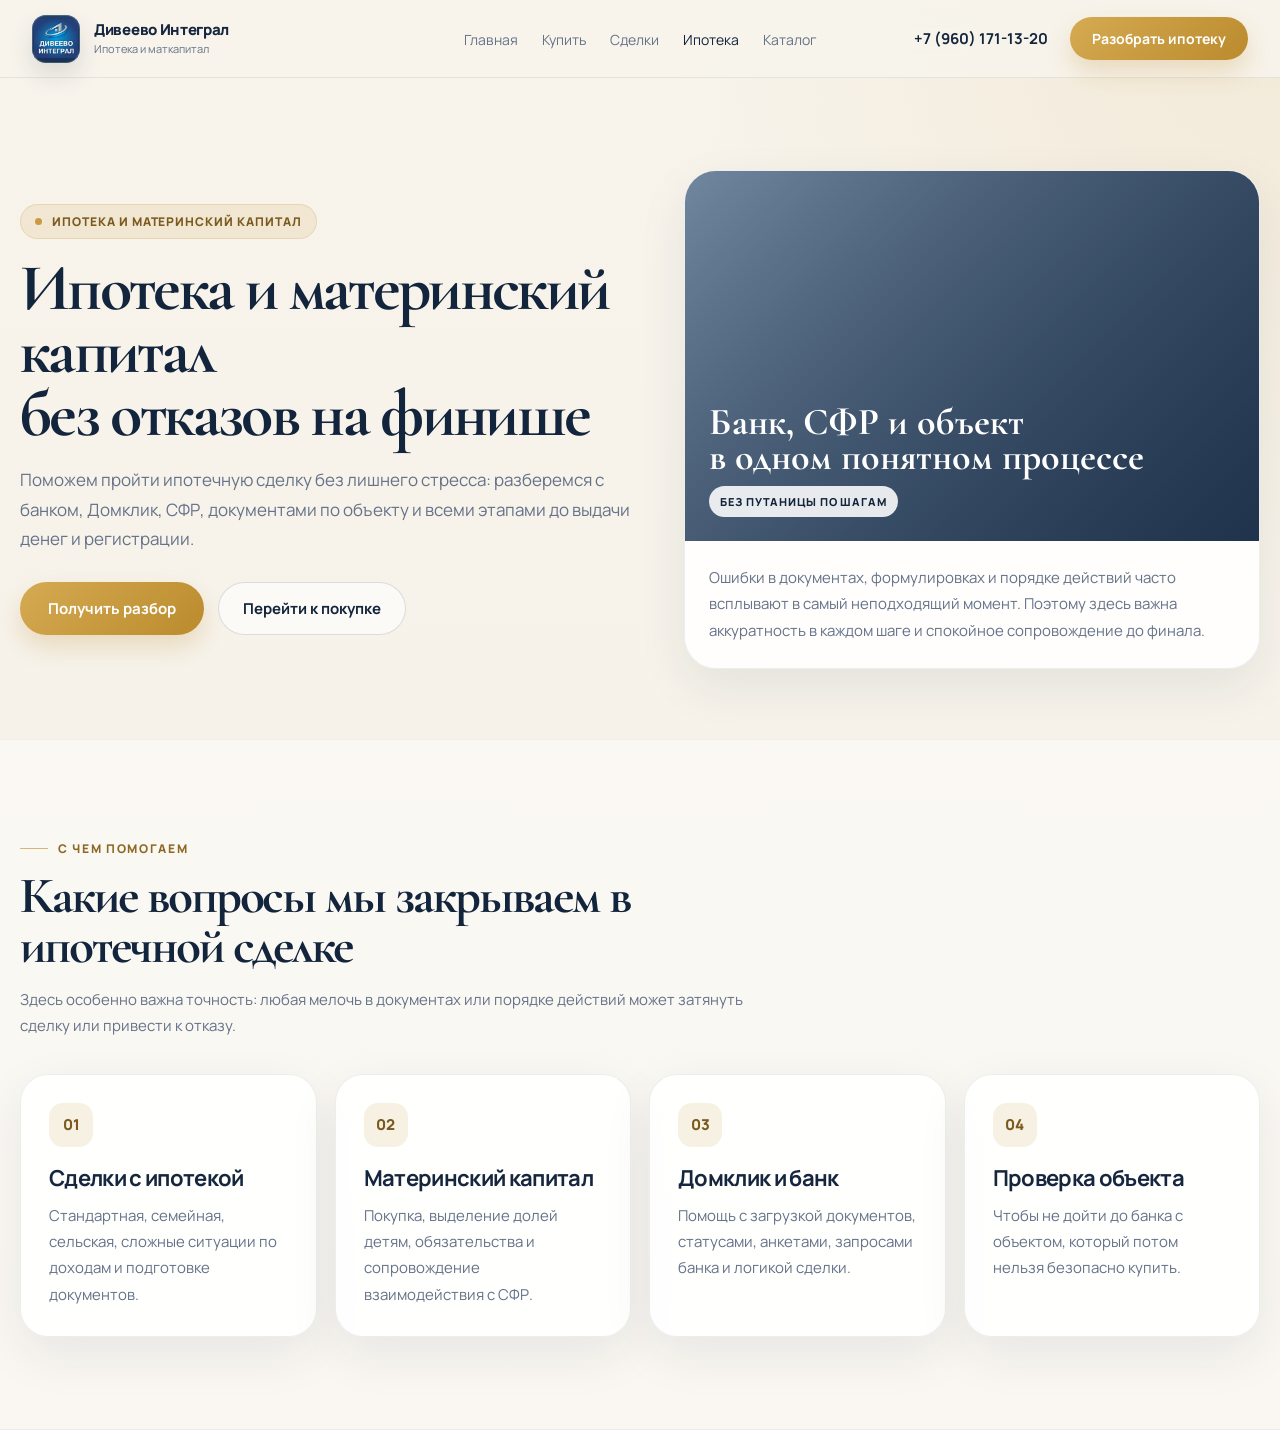
<file: mortgage.html>
<!DOCTYPE html>
<html lang="ru">
<head>
  <meta charset="UTF-8">
  <meta name="viewport" content="width=device-width, initial-scale=1.0">
  <title>Ипотека и материнский капитал | Дивеево Интеграл</title>
  <meta name="description" content="Поможем пройти ипотечную сделку и использовать материнский капитал без отказов на финише и путаницы в документах.">
  <link rel="preconnect" href="https://fonts.googleapis.com">
  <link rel="preconnect" href="https://fonts.gstatic.com" crossorigin>
  <link href="https://fonts.googleapis.com/css2?family=Manrope:wght@400;500;600;700;800&family=Cormorant+Garamond:wght@600;700&display=swap" rel="stylesheet">
  <link rel="stylesheet" href="styles.css">
</head>
<body>
  <div class="site-shell">
    <nav class="topbar">
      <a href="index.html" class="logo">
        <div class="logo-mark"><img src="landing_logo_x2.jpg" alt=""></div>
        <div><div class="logo-title">Дивеево Интеграл</div><div class="logo-subtitle">Ипотека и маткапитал</div></div>
      </a>
      <ul class="nav-links">
        <li><a href="index.html">Главная</a></li>
        <li><a href="buy.html">Купить</a></li>
        <li><a href="services-legal.html">Сделки</a></li>
        <li><a href="mortgage.html" class="active">Ипотека</a></li>
        <li><a href="catalog.html">Каталог</a></li>
      </ul>
      <div class="nav-side">
        <a href="tel:+79601711320" class="nav-contact">+7 (960) 171-13-20</a>
        <a href="https://t.me/yul_ermilova_diveevo" class="nav-btn" target="_blank" rel="noopener noreferrer">Разобрать ипотеку</a>
      </div>
    </nav>

    <section class="landing-hero">
      <div class="container hero-grid">
        <div>
          <div class="eyebrow"><span class="eyebrow-dot"></span>Ипотека и материнский капитал</div>
          <h1>Ипотека и материнский капитал<br>без отказов на финише</h1>
          <p class="lead">Поможем пройти ипотечную сделку без лишнего стресса: разберемся с банком, Домклик, СФР, документами по объекту и всеми этапами до выдачи денег и регистрации.</p>
          <div class="hero-actions">
            <a href="https://t.me/yul_ermilova_diveevo" class="btn-primary" target="_blank" rel="noopener noreferrer">Получить разбор</a>
            <a href="buy.html" class="btn-secondary">Перейти к покупке</a>
          </div>
        </div>
        <div class="hero-panel">
          <div class="hero-visual alt">
            <div><h3>Банк, СФР и объект<br>в одном понятном процессе</h3><div class="badge">Без путаницы по шагам</div></div>
          </div>
          <div class="hero-copy">
            <p>Ошибки в документах, формулировках и порядке действий часто всплывают в самый неподходящий момент. Поэтому здесь важна аккуратность в каждом шаге и спокойное сопровождение до финала.</p>
          </div>
        </div>
      </div>
    </section>

    <section class="section-shell section-alt">
      <div class="container">
        <div class="section-head"><div class="section-kicker">С чем помогаем</div><h2>Какие вопросы мы закрываем в ипотечной сделке</h2><p>Здесь особенно важна точность: любая мелочь в документах или порядке действий может затянуть сделку или привести к отказу.</p></div>
        <div class="grid-4">
          <div class="card"><div class="card-num">01</div><h3>Сделки с ипотекой</h3><p>Стандартная, семейная, сельская, сложные ситуации по доходам и подготовке документов.</p></div>
          <div class="card"><div class="card-num">02</div><h3>Материнский капитал</h3><p>Покупка, выделение долей детям, обязательства и сопровождение взаимодействия с СФР.</p></div>
          <div class="card"><div class="card-num">03</div><h3>Домклик и банк</h3><p>Помощь с загрузкой документов, статусами, анкетами, запросами банка и логикой сделки.</p></div>
          <div class="card"><div class="card-num">04</div><h3>Проверка объекта</h3><p>Чтобы не дойти до банка с объектом, который потом нельзя безопасно купить.</p></div>
        </div>
      </div>
    </section>
  </div>
</body>
</html>
</file>
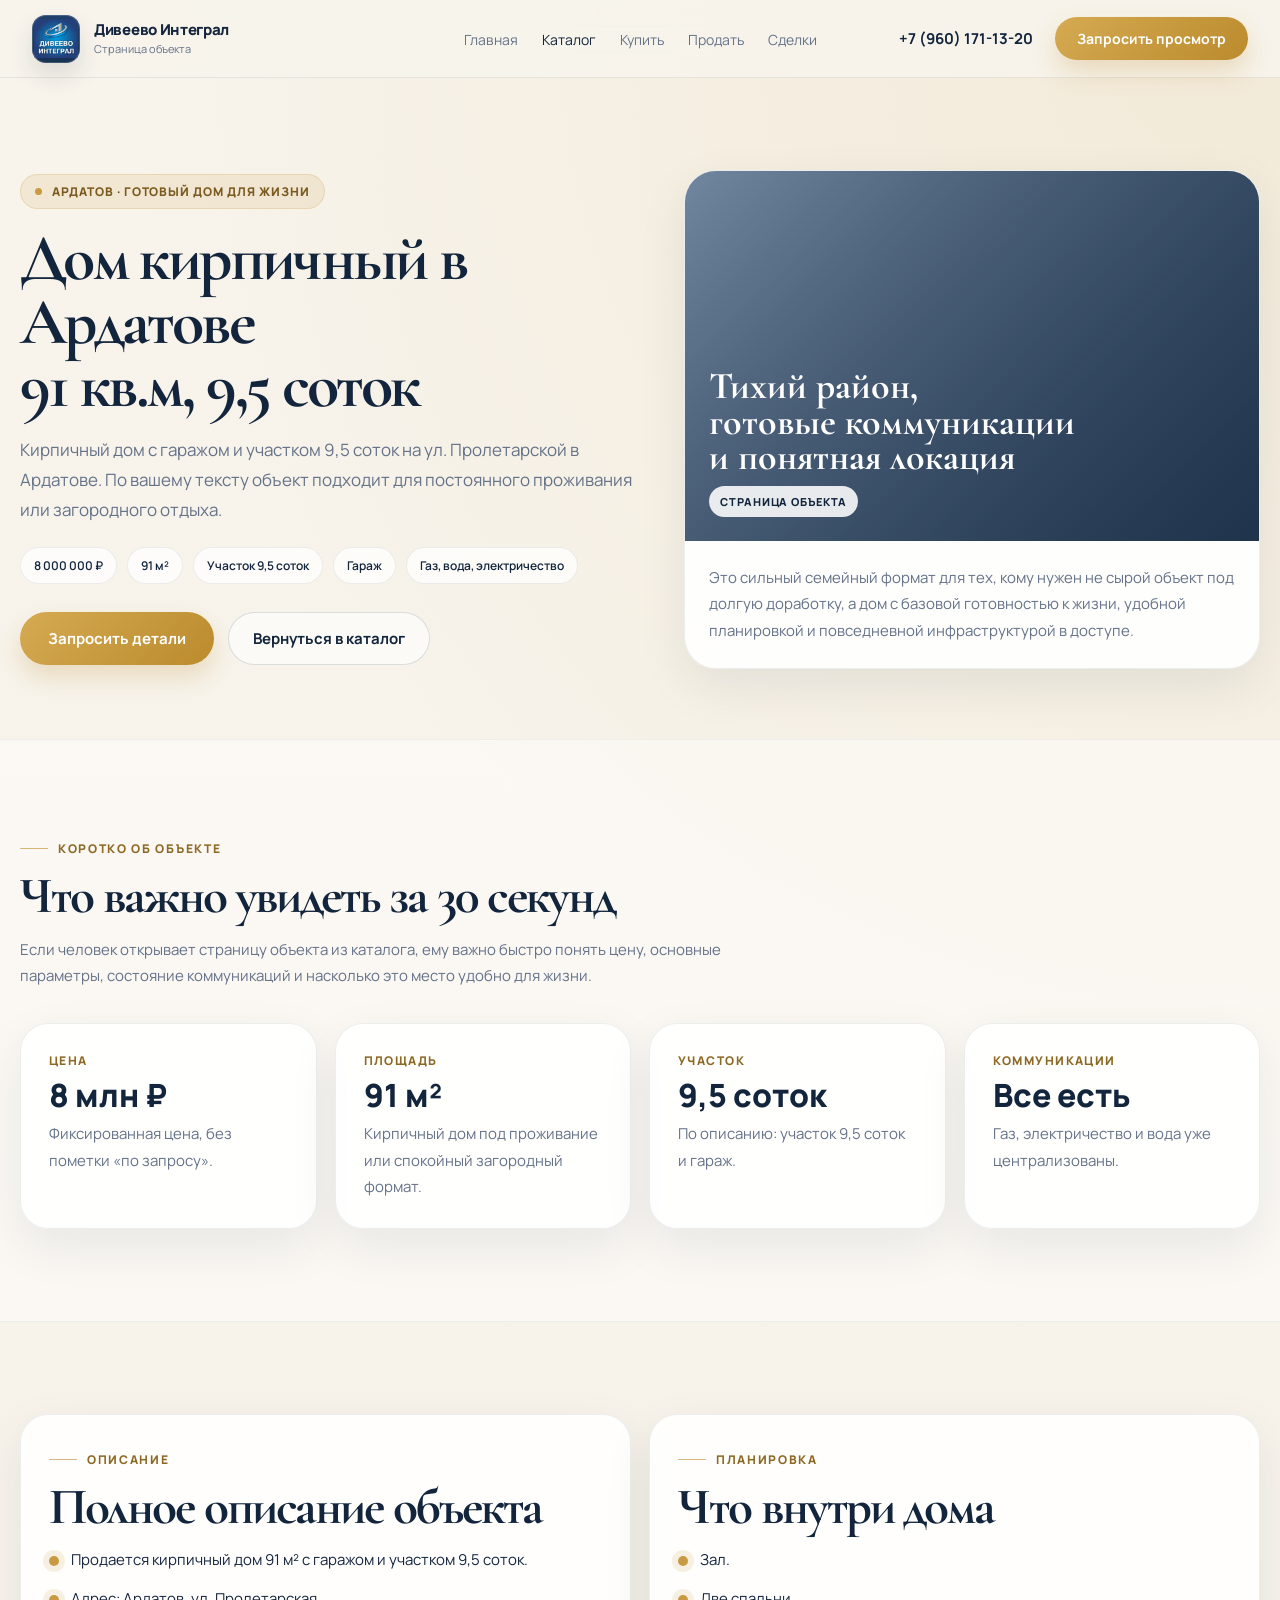
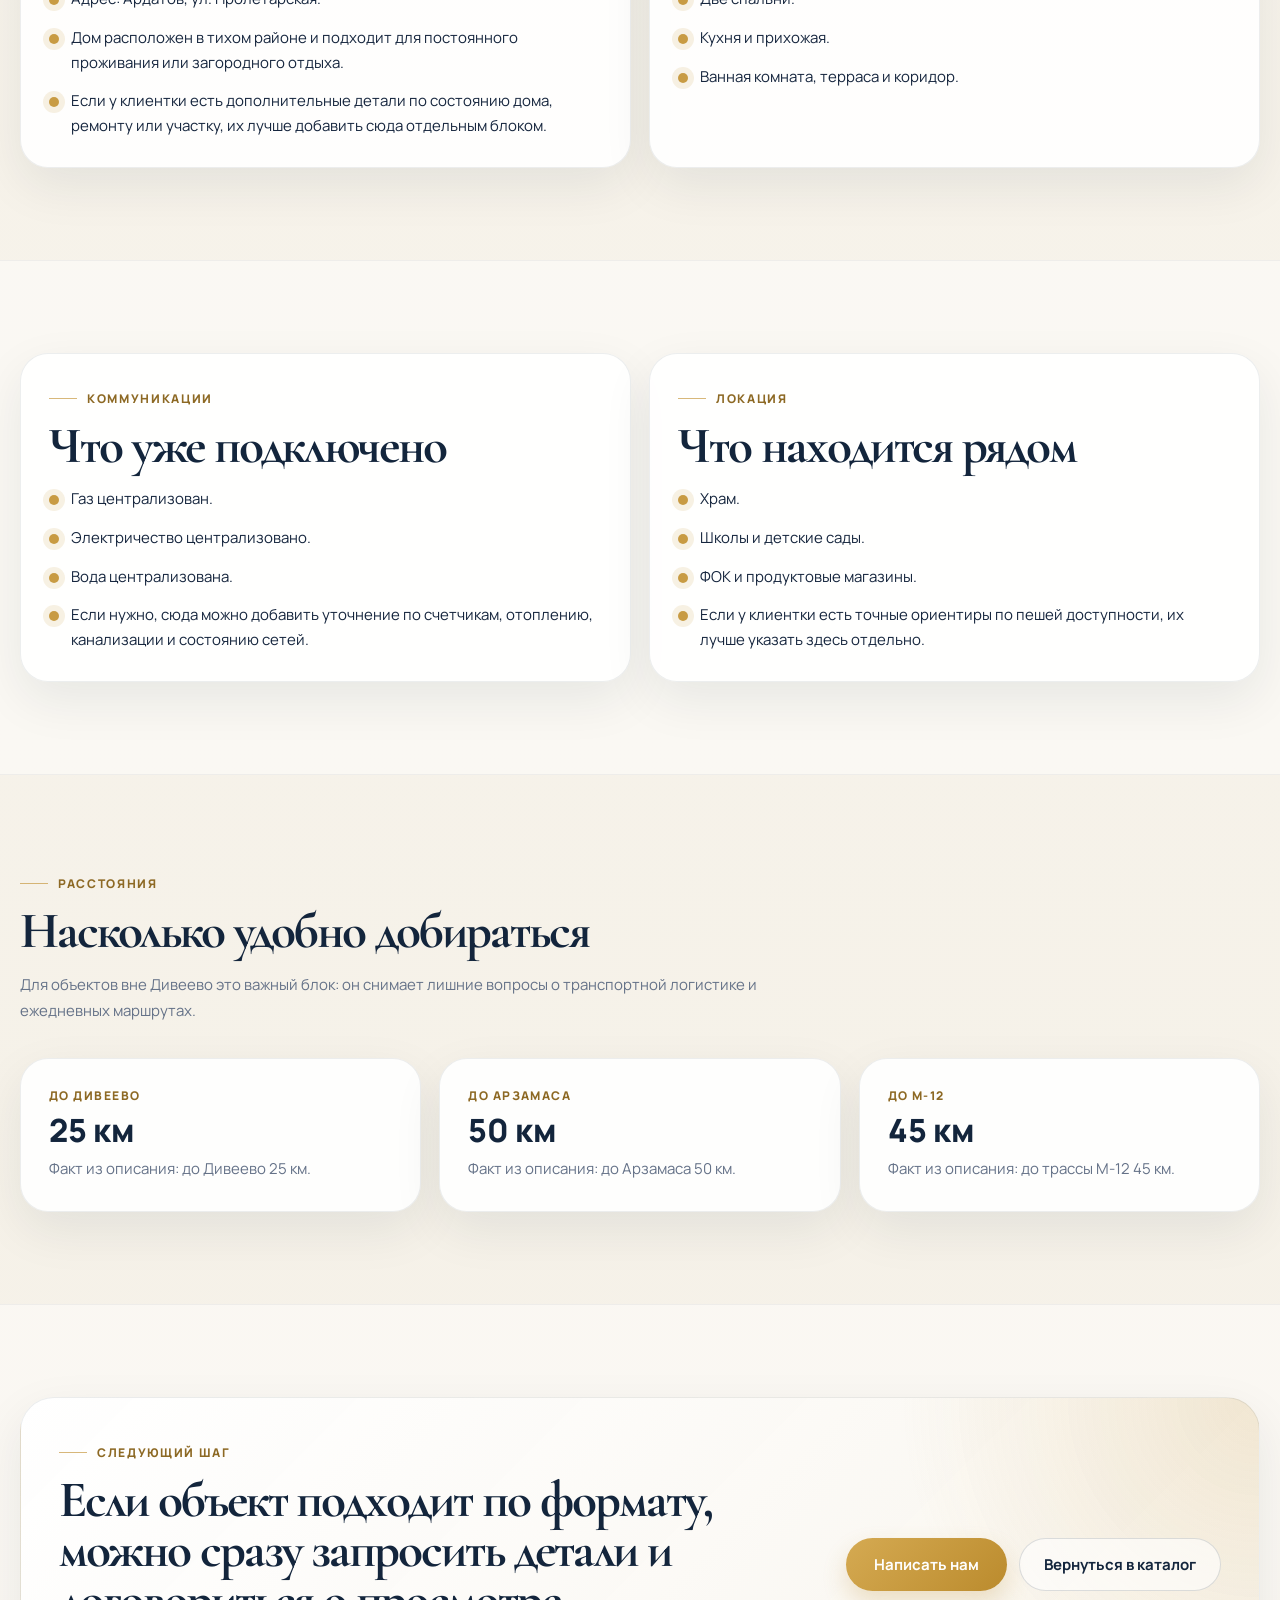
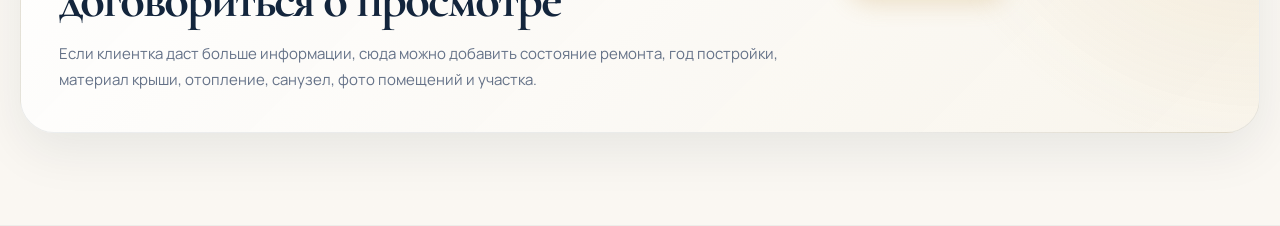
<file: object-ardatov-91.html>
<!DOCTYPE html>
<html lang="ru">
<head>
  <meta charset="UTF-8">
  <meta name="viewport" content="width=device-width, initial-scale=1.0">
  <meta name="format-detection" content="telephone=no, date=no, email=no, address=no">
  <title>Дом кирпичный в Ардатове 91 кв.м, 9,5 соток | Дивеево Интеграл</title>
  <meta name="description" content="Кирпичный дом 91 м² с гаражом и участком 9,5 соток в Ардатове, ул. Пролетарская. Газ, электричество и вода централизованы.">
  <meta property="og:title" content="Дом кирпичный в Ардатове 91 кв.м, 9,5 соток">
  <meta property="og:description" content="Дом 91 м² с гаражом и участком 9,5 соток в тихом районе Ардатова. Подходит для постоянного проживания и загородного формата.">
  <meta property="og:type" content="website">
  <meta property="og:locale" content="ru_RU">
  <link rel="preconnect" href="https://fonts.googleapis.com">
  <link rel="preconnect" href="https://fonts.gstatic.com" crossorigin>
  <link href="https://fonts.googleapis.com/css2?family=Manrope:wght@400;500;600;700;800&family=Cormorant+Garamond:wght@600;700&display=swap" rel="stylesheet">
  <link rel="stylesheet" href="styles.css">
</head>
<body>
  <div class="site-shell">
    <nav class="topbar" aria-label="Основная навигация">
      <a href="index.html" class="logo">
        <div class="logo-mark"><img src="landing_logo_x2.jpg" alt=""></div>
        <div>
          <div class="logo-title">Дивеево Интеграл</div>
          <div class="logo-subtitle">Страница объекта</div>
        </div>
      </a>
      <ul class="nav-links" role="list">
        <li><a href="index.html">Главная</a></li>
        <li><a href="catalog.html" class="active">Каталог</a></li>
        <li><a href="buy.html">Купить</a></li>
        <li><a href="sell.html">Продать</a></li>
        <li><a href="services-legal.html">Сделки</a></li>
      </ul>
      <div class="nav-side">
        <a href="tel:+79601711320" class="nav-contact">+7 (960) 171-13-20</a>
        <a href="https://t.me/yul_ermilova_diveevo" class="nav-btn" target="_blank" rel="noopener noreferrer">Запросить просмотр</a>
      </div>
    </nav>

    <main>
      <section class="page-hero">
        <div class="container hero-grid">
          <div>
            <div class="eyebrow"><span class="eyebrow-dot"></span>Ардатов · готовый дом для жизни</div>
            <h1>Дом кирпичный в Ардатове<br>91 кв.м, 9,5 соток</h1>
            <p class="lead">Кирпичный дом с гаражом и участком 9,5 соток на ул. Пролетарской в Ардатове. По вашему тексту объект подходит для постоянного проживания или загородного отдыха.</p>
            <div class="hero-tags">
              <span>8 000 000 ₽</span>
              <span>91 м²</span>
              <span>Участок 9,5 соток</span>
              <span>Гараж</span>
              <span>Газ, вода, электричество</span>
            </div>
            <div class="hero-actions">
              <a href="https://t.me/yul_ermilova_diveevo" class="btn-primary" target="_blank" rel="noopener noreferrer">Запросить детали</a>
              <a href="catalog.html" class="btn-secondary">Вернуться в каталог</a>
            </div>
          </div>

          <div class="hero-panel">
            <div class="hero-visual alt">
              <div>
                <h3>Тихий район,<br>готовые коммуникации<br>и понятная локация</h3>
                <div class="badge">Страница объекта</div>
              </div>
            </div>
            <div class="hero-copy">
              <p>Это сильный семейный формат для тех, кому нужен не сырой объект под долгую доработку, а дом с базовой готовностью к жизни, удобной планировкой и повседневной инфраструктурой в доступе.</p>
            </div>
          </div>
        </div>
      </section>

      <section class="section-shell section-alt">
        <div class="container">
          <div class="section-head">
            <div class="section-kicker">Коротко об объекте</div>
            <h2>Что важно увидеть за 30 секунд</h2>
            <p>Если человек открывает страницу объекта из каталога, ему важно быстро понять цену, основные параметры, состояние коммуникаций и насколько это место удобно для жизни.</p>
          </div>

          <div class="grid-4">
            <article class="card">
              <div class="small-label">Цена</div>
              <div class="stat">8 млн ₽</div>
              <p>Фиксированная цена, без пометки «по запросу».</p>
            </article>
            <article class="card">
              <div class="small-label">Площадь</div>
              <div class="stat">91 м²</div>
              <p>Кирпичный дом под проживание или спокойный загородный формат.</p>
            </article>
            <article class="card">
              <div class="small-label">Участок</div>
              <div class="stat">9,5 соток</div>
              <p>По описанию: участок 9,5 соток и гараж.</p>
            </article>
            <article class="card">
              <div class="small-label">Коммуникации</div>
              <div class="stat">Все есть</div>
              <p>Газ, электричество и вода уже централизованы.</p>
            </article>
          </div>
        </div>
      </section>

      <section class="section-shell">
        <div class="container grid-2">
          <article class="card">
            <div class="section-kicker">Описание</div>
            <h2>Полное описание объекта</h2>
            <div class="bullet-list">
              <div class="bullet-item"><span class="bullet-dot"></span><span>Продается кирпичный дом 91 м² с гаражом и участком 9,5 соток.</span></div>
              <div class="bullet-item"><span class="bullet-dot"></span><span>Адрес: Ардатов, ул. Пролетарская.</span></div>
              <div class="bullet-item"><span class="bullet-dot"></span><span>Дом расположен в тихом районе и подходит для постоянного проживания или загородного отдыха.</span></div>
              <div class="bullet-item"><span class="bullet-dot"></span><span>Если у клиентки есть дополнительные детали по состоянию дома, ремонту или участку, их лучше добавить сюда отдельным блоком.</span></div>
            </div>
          </article>

          <article class="card">
            <div class="section-kicker">Планировка</div>
            <h2>Что внутри дома</h2>
            <div class="bullet-list">
              <div class="bullet-item"><span class="bullet-dot"></span><span>Зал.</span></div>
              <div class="bullet-item"><span class="bullet-dot"></span><span>Две спальни.</span></div>
              <div class="bullet-item"><span class="bullet-dot"></span><span>Кухня и прихожая.</span></div>
              <div class="bullet-item"><span class="bullet-dot"></span><span>Ванная комната, терраса и коридор.</span></div>
            </div>
          </article>
        </div>
      </section>

      <section class="section-shell section-alt">
        <div class="container grid-2">
          <article class="card">
            <div class="section-kicker">Коммуникации</div>
            <h2>Что уже подключено</h2>
            <div class="bullet-list">
              <div class="bullet-item"><span class="bullet-dot"></span><span>Газ централизован.</span></div>
              <div class="bullet-item"><span class="bullet-dot"></span><span>Электричество централизовано.</span></div>
              <div class="bullet-item"><span class="bullet-dot"></span><span>Вода централизована.</span></div>
              <div class="bullet-item"><span class="bullet-dot"></span><span>Если нужно, сюда можно добавить уточнение по счетчикам, отоплению, канализации и состоянию сетей.</span></div>
            </div>
          </article>

          <article class="card">
            <div class="section-kicker">Локация</div>
            <h2>Что находится рядом</h2>
            <div class="bullet-list">
              <div class="bullet-item"><span class="bullet-dot"></span><span>Храм.</span></div>
              <div class="bullet-item"><span class="bullet-dot"></span><span>Школы и детские сады.</span></div>
              <div class="bullet-item"><span class="bullet-dot"></span><span>ФОК и продуктовые магазины.</span></div>
              <div class="bullet-item"><span class="bullet-dot"></span><span>Если у клиентки есть точные ориентиры по пешей доступности, их лучше указать здесь отдельно.</span></div>
            </div>
          </article>
        </div>
      </section>

      <section class="section-shell">
        <div class="container">
          <div class="section-head">
            <div class="section-kicker">Расстояния</div>
            <h2>Насколько удобно добираться</h2>
            <p>Для объектов вне Дивеево это важный блок: он снимает лишние вопросы о транспортной логистике и ежедневных маршрутах.</p>
          </div>

          <div class="grid-3">
            <article class="card">
              <div class="small-label">До Дивеево</div>
              <div class="stat">25 км</div>
              <p>Факт из описания: до Дивеево 25 км.</p>
            </article>
            <article class="card">
              <div class="small-label">До Арзамаса</div>
              <div class="stat">50 км</div>
              <p>Факт из описания: до Арзамаса 50 км.</p>
            </article>
            <article class="card">
              <div class="small-label">До М-12</div>
              <div class="stat">45 км</div>
              <p>Факт из описания: до трассы М-12 45 км.</p>
            </article>
          </div>
        </div>
      </section>

      <section class="section-shell section-alt">
        <div class="container">
          <div class="cta-panel">
            <div>
              <div class="section-kicker">Следующий шаг</div>
              <h2>Если объект подходит по формату, можно сразу запросить детали и договориться о просмотре</h2>
              <p>Если клиентка даст больше информации, сюда можно добавить состояние ремонта, год постройки, материал крыши, отопление, санузел, фото помещений и участка.</p>
            </div>
            <div class="cta-actions">
              <a href="https://t.me/yul_ermilova_diveevo" class="btn-primary" target="_blank" rel="noopener noreferrer">Написать нам</a>
              <a href="catalog.html" class="btn-secondary">Вернуться в каталог</a>
            </div>
          </div>
        </div>
      </section>
    </main>
  </div>
</body>
</html>
</file>
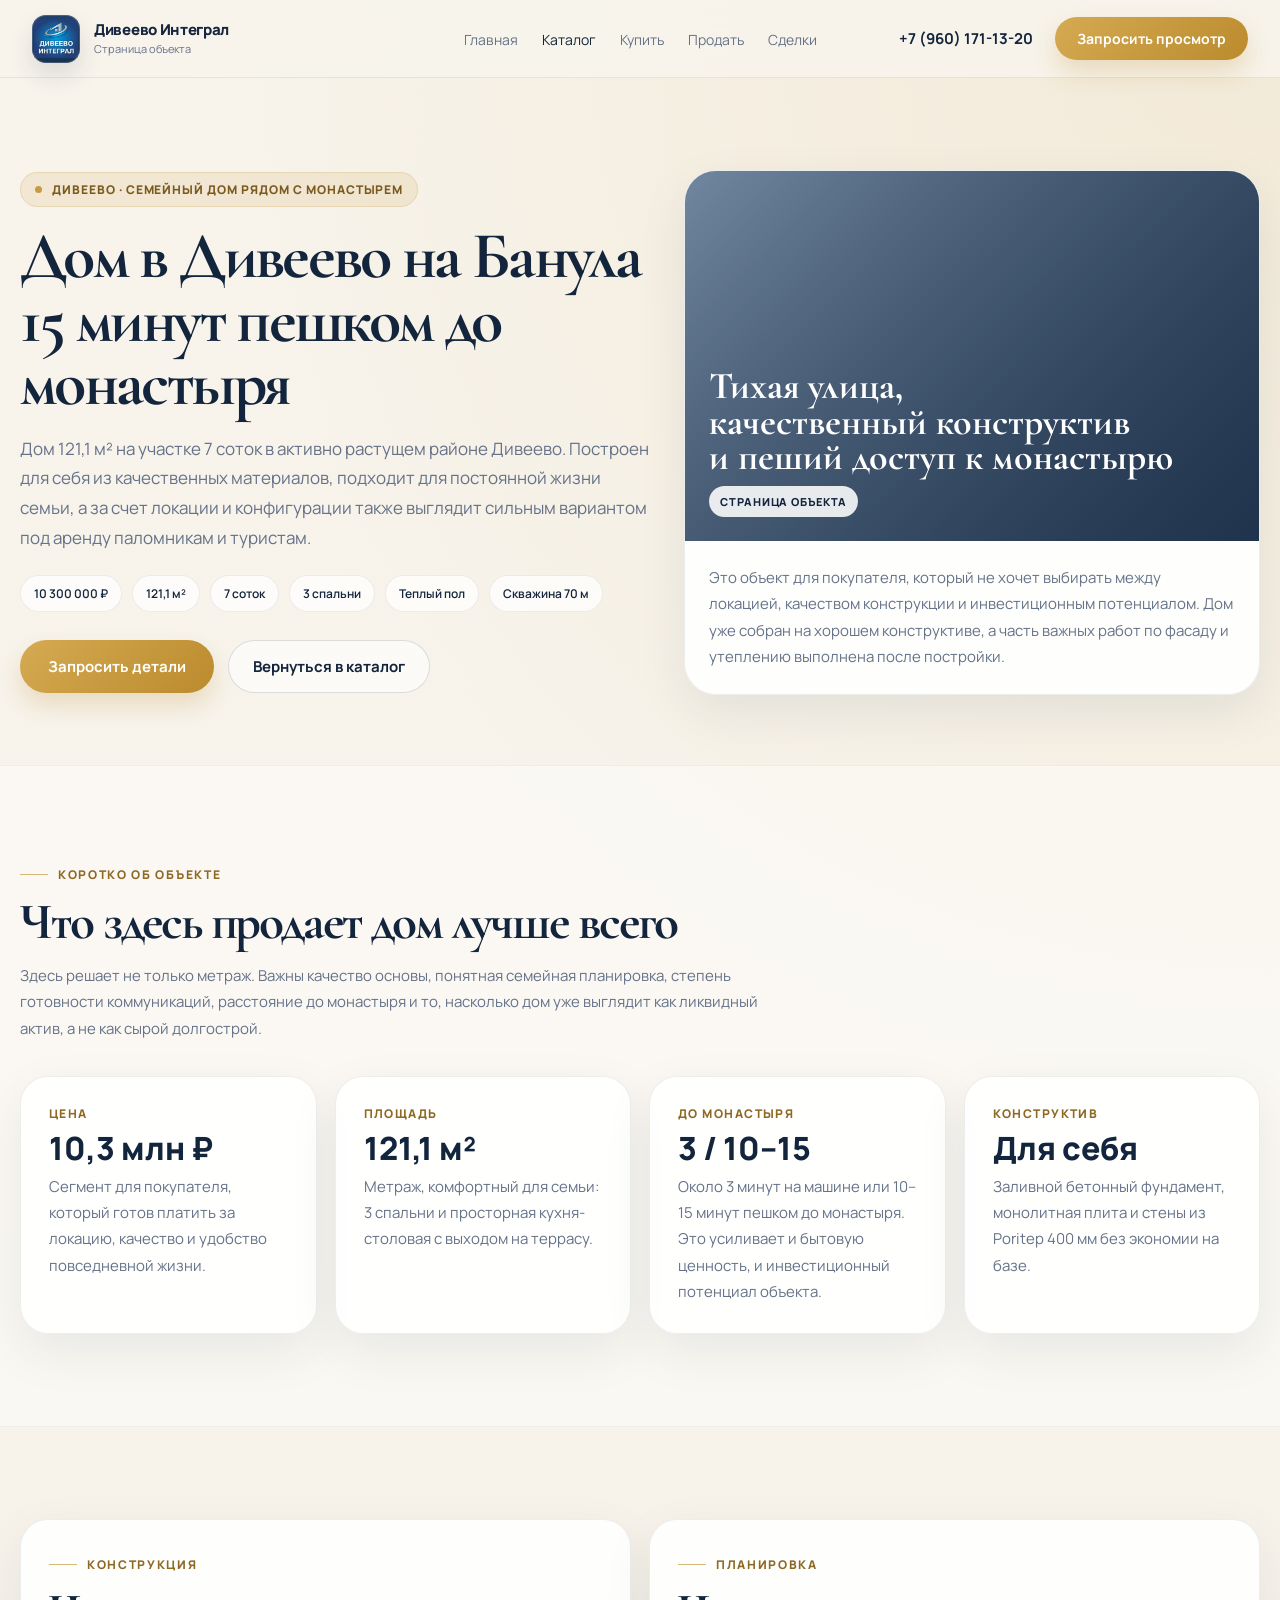
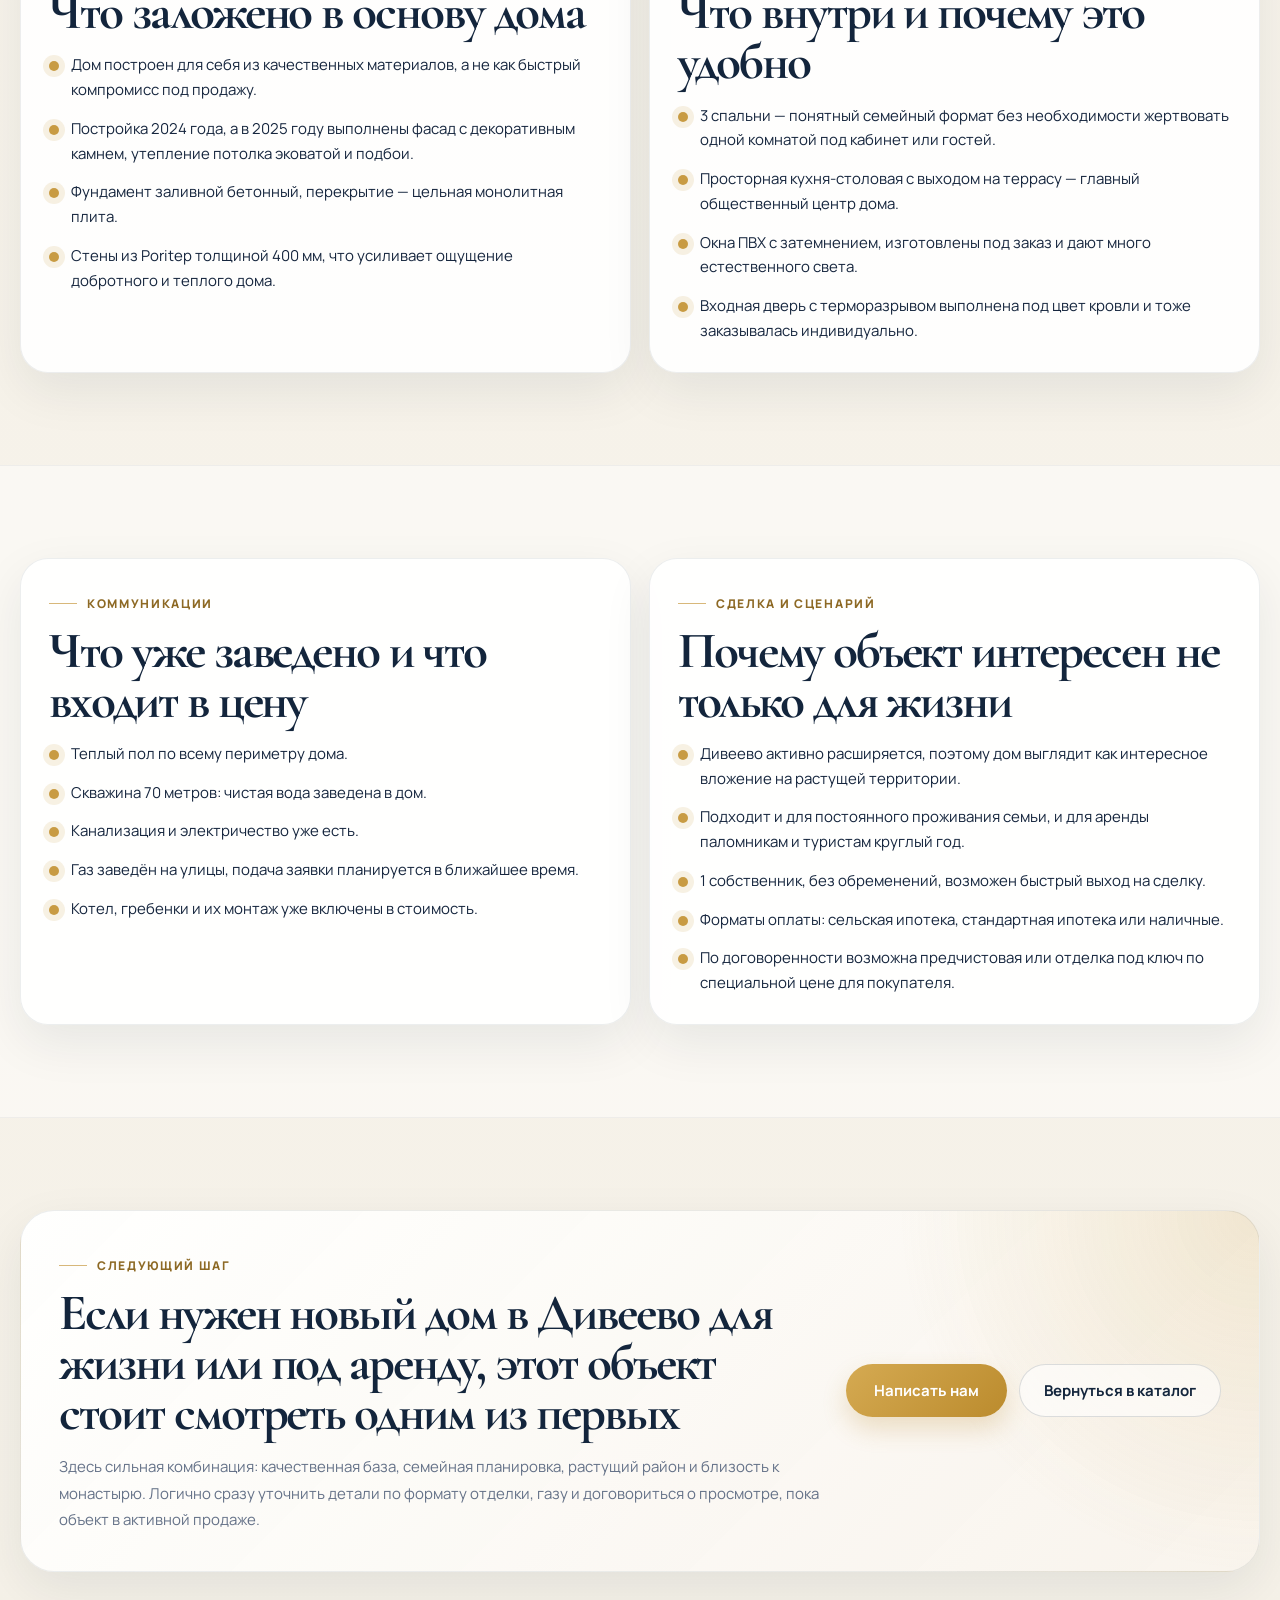
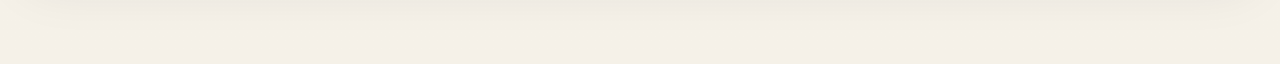
<file: object-diveevo-banula.html>
<!DOCTYPE html>
<html lang="ru">
<head>
  <meta charset="UTF-8">
  <meta name="viewport" content="width=device-width, initial-scale=1.0">
  <meta name="format-detection" content="telephone=no, date=no, email=no, address=no">
  <title>Дом в Дивеево на Банула, 15 минут до монастыря | Дивеево Интеграл</title>
  <meta name="description" content="Дом в Дивеево на Банула: 121,1 м², участок 7 соток, постройка 2024 года, 3 спальни, теплый пол, скважина 70 м, монолитная плита и 10–15 минут пешком до монастыря.">
  <meta property="og:title" content="Дом в Дивеево на Банула">
  <meta property="og:description" content="Сильный дом для жизни и инвестиций в Дивеево: 10 300 000 ₽, 121,1 м², 3 спальни, участок 7 соток, теплый пол, скважина 70 м и быстрый выход на сделку.">
  <meta property="og:type" content="website">
  <meta property="og:locale" content="ru_RU">
  <link rel="preconnect" href="https://fonts.googleapis.com">
  <link rel="preconnect" href="https://fonts.gstatic.com" crossorigin>
  <link href="https://fonts.googleapis.com/css2?family=Manrope:wght@400;500;600;700;800&family=Cormorant+Garamond:wght@600;700&display=swap" rel="stylesheet">
  <link rel="stylesheet" href="styles.css">
</head>
<body>
  <div class="site-shell">
    <nav class="topbar" aria-label="Основная навигация">
      <a href="index.html" class="logo">
        <div class="logo-mark"><img src="landing_logo_x2.jpg" alt=""></div>
        <div>
          <div class="logo-title">Дивеево Интеграл</div>
          <div class="logo-subtitle">Страница объекта</div>
        </div>
      </a>
      <ul class="nav-links" role="list">
        <li><a href="index.html">Главная</a></li>
        <li><a href="catalog.html" class="active">Каталог</a></li>
        <li><a href="buy.html">Купить</a></li>
        <li><a href="sell.html">Продать</a></li>
        <li><a href="services-legal.html">Сделки</a></li>
      </ul>
      <div class="nav-side">
        <a href="tel:+79601711320" class="nav-contact">+7 (960) 171-13-20</a>
        <a href="https://t.me/yul_ermilova_diveevo" class="nav-btn" target="_blank" rel="noopener noreferrer">Запросить просмотр</a>
      </div>
    </nav>

    <main>
      <section class="page-hero">
        <div class="container hero-grid">
          <div>
            <div class="eyebrow"><span class="eyebrow-dot"></span>Дивеево · семейный дом рядом с монастырем</div>
            <h1>Дом в Дивеево на Банула<br>15 минут пешком до монастыря</h1>
            <p class="lead">Дом 121,1 м² на участке 7 соток в активно растущем районе Дивеево. Построен для себя из качественных материалов, подходит для постоянной жизни семьи, а за счет локации и конфигурации также выглядит сильным вариантом под аренду паломникам и туристам.</p>
            <div class="hero-tags">
              <span>10 300 000 ₽</span>
              <span>121,1 м²</span>
              <span>7 соток</span>
              <span>3 спальни</span>
              <span>Теплый пол</span>
              <span>Скважина 70 м</span>
            </div>
            <div class="hero-actions">
              <a href="https://t.me/yul_ermilova_diveevo" class="btn-primary" target="_blank" rel="noopener noreferrer">Запросить детали</a>
              <a href="catalog.html" class="btn-secondary">Вернуться в каталог</a>
            </div>
          </div>

          <div class="hero-panel">
            <div class="hero-visual alt">
              <div>
                <h3>Тихая улица,<br>качественный конструктив<br>и пеший доступ к монастырю</h3>
                <div class="badge">Страница объекта</div>
              </div>
            </div>
            <div class="hero-copy">
              <p>Это объект для покупателя, который не хочет выбирать между локацией, качеством конструкции и инвестиционным потенциалом. Дом уже собран на хорошем конструктиве, а часть важных работ по фасаду и утеплению выполнена после постройки.</p>
            </div>
          </div>
        </div>
      </section>

      <section class="section-shell section-alt">
        <div class="container">
          <div class="section-head">
            <div class="section-kicker">Коротко об объекте</div>
            <h2>Что здесь продает дом лучше всего</h2>
            <p>Здесь решает не только метраж. Важны качество основы, понятная семейная планировка, степень готовности коммуникаций, расстояние до монастыря и то, насколько дом уже выглядит как ликвидный актив, а не как сырой долгострой.</p>
          </div>

          <div class="grid-4">
            <article class="card">
              <div class="small-label">Цена</div>
              <div class="stat">10,3 млн ₽</div>
              <p>Сегмент для покупателя, который готов платить за локацию, качество и удобство повседневной жизни.</p>
            </article>
            <article class="card">
              <div class="small-label">Площадь</div>
              <div class="stat">121,1 м²</div>
              <p>Метраж, комфортный для семьи: 3 спальни и просторная кухня-столовая с выходом на террасу.</p>
            </article>
            <article class="card">
              <div class="small-label">До монастыря</div>
              <div class="stat">3 / 10–15</div>
              <p>Около 3 минут на машине или 10–15 минут пешком до монастыря. Это усиливает и бытовую ценность, и инвестиционный потенциал объекта.</p>
            </article>
            <article class="card">
              <div class="small-label">Конструктив</div>
              <div class="stat">Для себя</div>
              <p>Заливной бетонный фундамент, монолитная плита и стены из Poritep 400 мм без экономии на базе.</p>
            </article>
          </div>
        </div>
      </section>

      <section class="section-shell">
        <div class="container grid-2">
          <article class="card">
            <div class="section-kicker">Конструкция</div>
            <h2>Что заложено в основу дома</h2>
            <div class="bullet-list">
              <div class="bullet-item"><span class="bullet-dot"></span><span>Дом построен для себя из качественных материалов, а не как быстрый компромисс под продажу.</span></div>
              <div class="bullet-item"><span class="bullet-dot"></span><span>Постройка 2024 года, а в 2025 году выполнены фасад с декоративным камнем, утепление потолка эковатой и подбои.</span></div>
              <div class="bullet-item"><span class="bullet-dot"></span><span>Фундамент заливной бетонный, перекрытие — цельная монолитная плита.</span></div>
              <div class="bullet-item"><span class="bullet-dot"></span><span>Стены из Poritep толщиной 400 мм, что усиливает ощущение добротного и теплого дома.</span></div>
            </div>
          </article>

          <article class="card">
            <div class="section-kicker">Планировка</div>
            <h2>Что внутри и почему это удобно</h2>
            <div class="bullet-list">
              <div class="bullet-item"><span class="bullet-dot"></span><span>3 спальни — понятный семейный формат без необходимости жертвовать одной комнатой под кабинет или гостей.</span></div>
              <div class="bullet-item"><span class="bullet-dot"></span><span>Просторная кухня-столовая с выходом на террасу — главный общественный центр дома.</span></div>
              <div class="bullet-item"><span class="bullet-dot"></span><span>Окна ПВХ с затемнением, изготовлены под заказ и дают много естественного света.</span></div>
              <div class="bullet-item"><span class="bullet-dot"></span><span>Входная дверь с терморазрывом выполнена под цвет кровли и тоже заказывалась индивидуально.</span></div>
            </div>
          </article>
        </div>
      </section>

      <section class="section-shell section-alt">
        <div class="container grid-2">
          <article class="card">
            <div class="section-kicker">Коммуникации</div>
            <h2>Что уже заведено и что входит в цену</h2>
            <div class="bullet-list">
              <div class="bullet-item"><span class="bullet-dot"></span><span>Теплый пол по всему периметру дома.</span></div>
              <div class="bullet-item"><span class="bullet-dot"></span><span>Скважина 70 метров: чистая вода заведена в дом.</span></div>
              <div class="bullet-item"><span class="bullet-dot"></span><span>Канализация и электричество уже есть.</span></div>
              <div class="bullet-item"><span class="bullet-dot"></span><span>Газ заведён на улицы, подача заявки планируется в ближайшее время.</span></div>
              <div class="bullet-item"><span class="bullet-dot"></span><span>Котел, гребенки и их монтаж уже включены в стоимость.</span></div>
            </div>
          </article>

          <article class="card">
            <div class="section-kicker">Сделка и сценарий</div>
            <h2>Почему объект интересен не только для жизни</h2>
            <div class="bullet-list">
              <div class="bullet-item"><span class="bullet-dot"></span><span>Дивеево активно расширяется, поэтому дом выглядит как интересное вложение на растущей территории.</span></div>
              <div class="bullet-item"><span class="bullet-dot"></span><span>Подходит и для постоянного проживания семьи, и для аренды паломникам и туристам круглый год.</span></div>
              <div class="bullet-item"><span class="bullet-dot"></span><span>1 собственник, без обременений, возможен быстрый выход на сделку.</span></div>
              <div class="bullet-item"><span class="bullet-dot"></span><span>Форматы оплаты: сельская ипотека, стандартная ипотека или наличные.</span></div>
              <div class="bullet-item"><span class="bullet-dot"></span><span>По договоренности возможна предчистовая или отделка под ключ по специальной цене для покупателя.</span></div>
            </div>
          </article>
        </div>
      </section>

      <section class="section-shell">
        <div class="container">
          <div class="cta-panel">
            <div>
              <div class="section-kicker">Следующий шаг</div>
              <h2>Если нужен новый дом в Дивеево для жизни или под аренду, этот объект стоит смотреть одним из первых</h2>
              <p>Здесь сильная комбинация: качественная база, семейная планировка, растущий район и близость к монастырю. Логично сразу уточнить детали по формату отделки, газу и договориться о просмотре, пока объект в активной продаже.</p>
            </div>
            <div class="cta-actions">
              <a href="https://t.me/yul_ermilova_diveevo" class="btn-primary" target="_blank" rel="noopener noreferrer">Написать нам</a>
              <a href="catalog.html" class="btn-secondary">Вернуться в каталог</a>
            </div>
          </div>
        </div>
      </section>
    </main>
  </div>
</body>
</html>
</file>
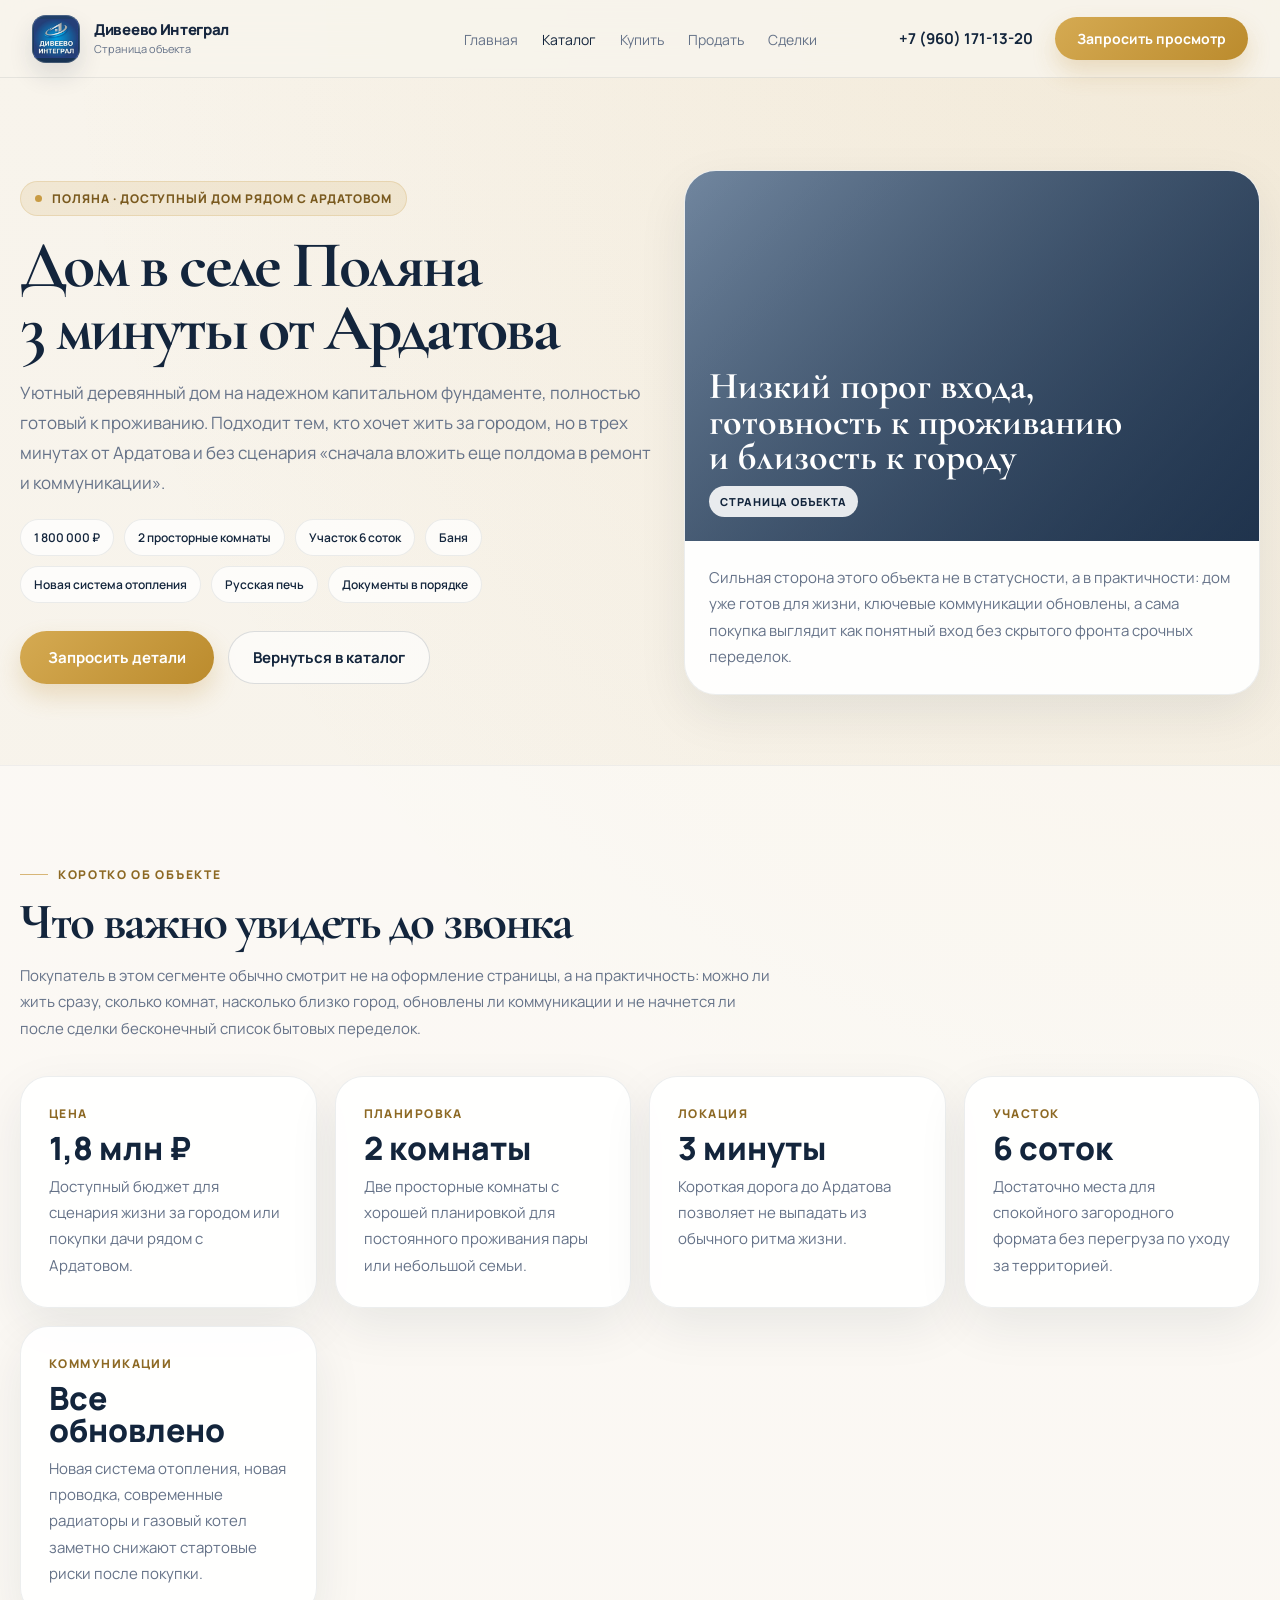
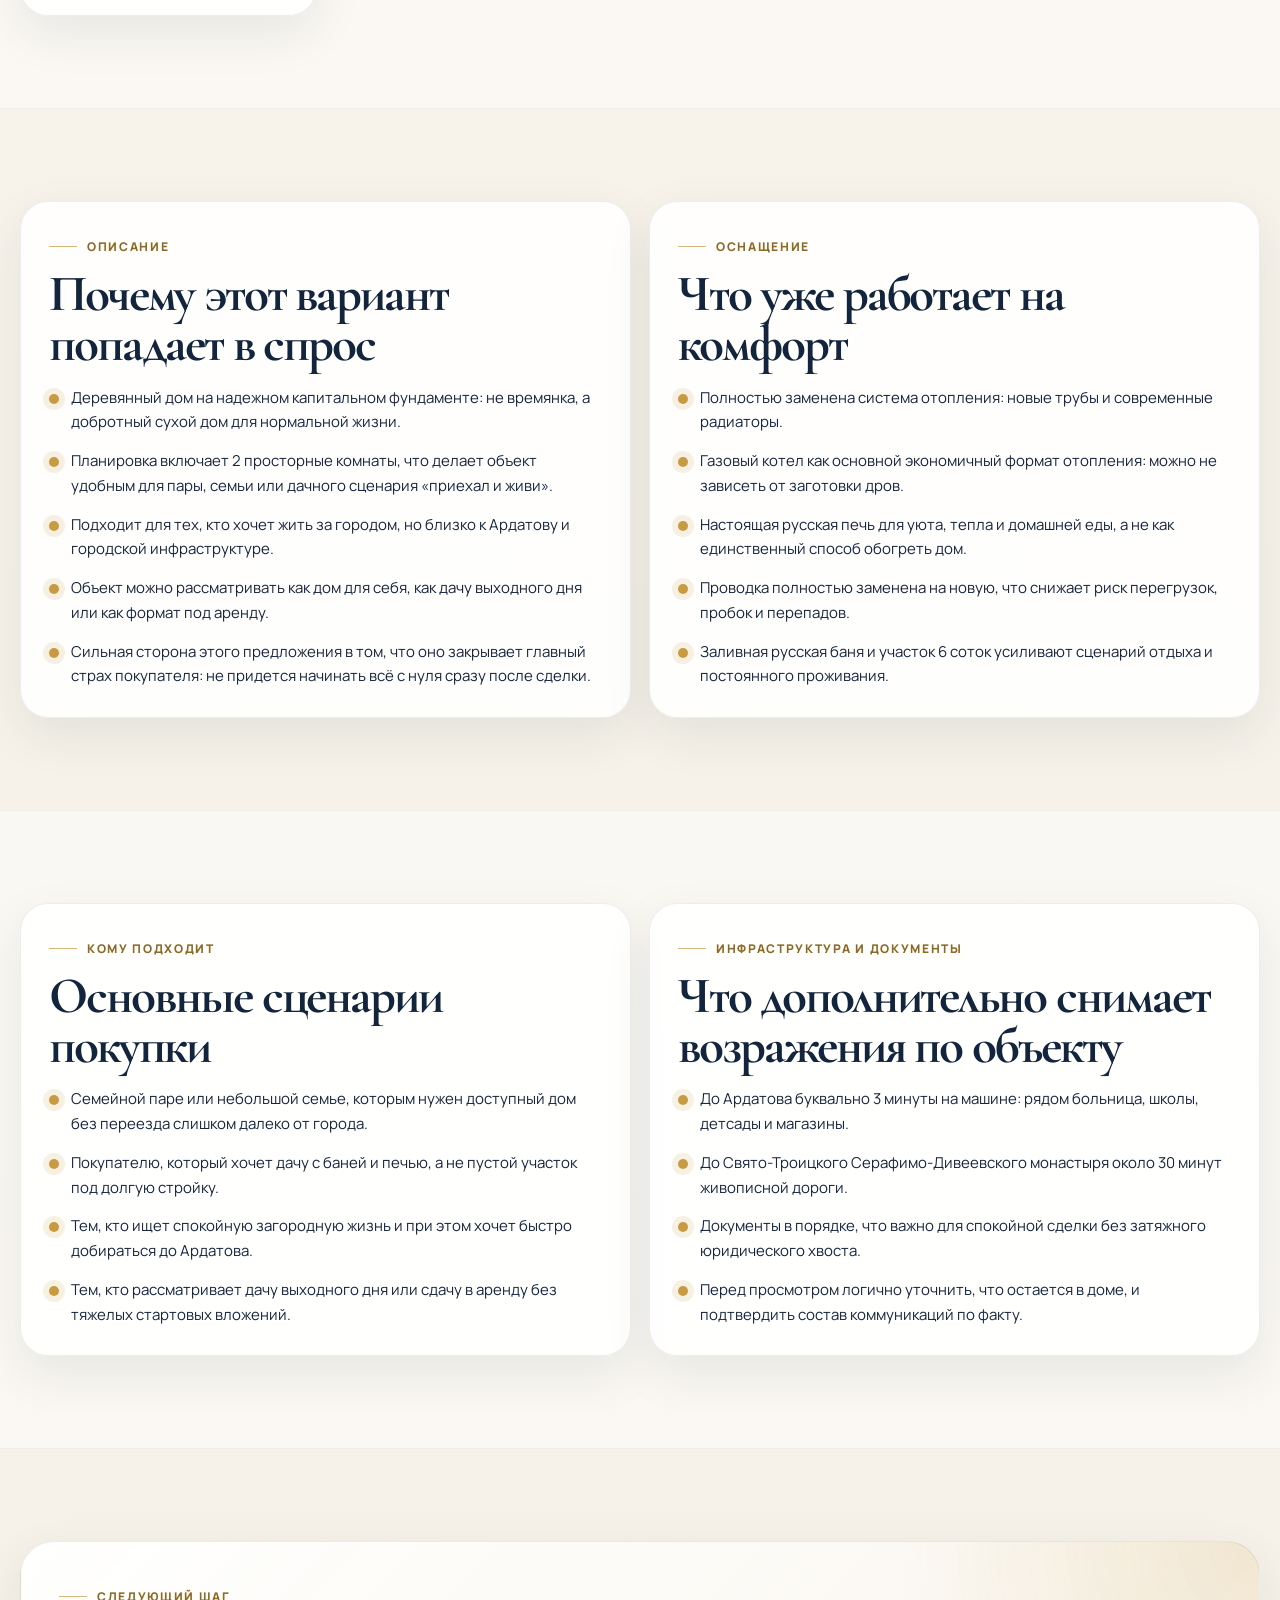
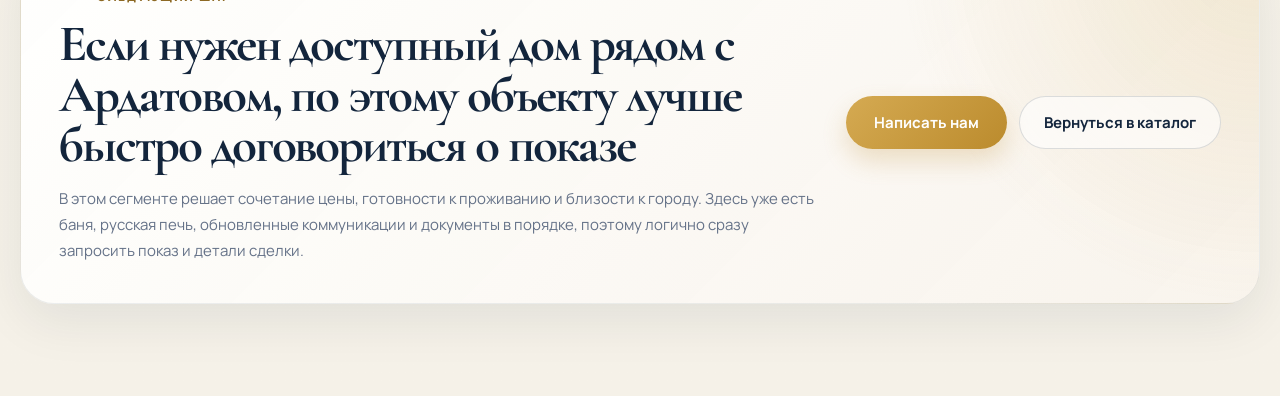
<file: object-polyana-house.html>
<!DOCTYPE html>
<html lang="ru">
<head>
  <meta charset="UTF-8">
  <meta name="viewport" content="width=device-width, initial-scale=1.0">
  <meta name="format-detection" content="telephone=no, date=no, email=no, address=no">
  <title>Дом в селе Поляна, 3 минуты от Ардатова | Дивеево Интеграл</title>
  <meta name="description" content="Готовый к проживанию деревянный дом в селе Поляна рядом с Ардатовом. 2 просторные комнаты, участок 6 соток, новая система отопления, новая проводка, русская печь, баня и документы в порядке.">
  <meta property="og:title" content="Дом в селе Поляна, 3 минуты от Ардатова">
  <meta property="og:description" content="Доступный готовый дом для жизни за городом: 1 800 000 ₽, 2 комнаты, участок 6 соток, баня, новая система отопления, новая проводка и 3 минуты до Ардатова.">
  <meta property="og:type" content="website">
  <meta property="og:locale" content="ru_RU">
  <link rel="preconnect" href="https://fonts.googleapis.com">
  <link rel="preconnect" href="https://fonts.gstatic.com" crossorigin>
  <link href="https://fonts.googleapis.com/css2?family=Manrope:wght@400;500;600;700;800&family=Cormorant+Garamond:wght@600;700&display=swap" rel="stylesheet">
  <link rel="stylesheet" href="styles.css">
</head>
<body>
  <div class="site-shell">
    <nav class="topbar" aria-label="Основная навигация">
      <a href="index.html" class="logo">
        <div class="logo-mark"><img src="landing_logo_x2.jpg" alt=""></div>
        <div>
          <div class="logo-title">Дивеево Интеграл</div>
          <div class="logo-subtitle">Страница объекта</div>
        </div>
      </a>
      <ul class="nav-links" role="list">
        <li><a href="index.html">Главная</a></li>
        <li><a href="catalog.html" class="active">Каталог</a></li>
        <li><a href="buy.html">Купить</a></li>
        <li><a href="sell.html">Продать</a></li>
        <li><a href="services-legal.html">Сделки</a></li>
      </ul>
      <div class="nav-side">
        <a href="tel:+79601711320" class="nav-contact">+7 (960) 171-13-20</a>
        <a href="https://t.me/yul_ermilova_diveevo" class="nav-btn" target="_blank" rel="noopener noreferrer">Запросить просмотр</a>
      </div>
    </nav>

    <main>
      <section class="page-hero">
        <div class="container hero-grid">
          <div>
            <div class="eyebrow"><span class="eyebrow-dot"></span>Поляна · доступный дом рядом с Ардатовом</div>
            <h1>Дом в селе Поляна<br>3 минуты от Ардатова</h1>
            <p class="lead">Уютный деревянный дом на надежном капитальном фундаменте, полностью готовый к проживанию. Подходит тем, кто хочет жить за городом, но в трех минутах от Ардатова и без сценария «сначала вложить еще полдома в ремонт и коммуникации».</p>
            <div class="hero-tags">
              <span>1 800 000 ₽</span>
              <span>2 просторные комнаты</span>
              <span>Участок 6 соток</span>
              <span>Баня</span>
              <span>Новая система отопления</span>
              <span>Русская печь</span>
              <span>Документы в порядке</span>
            </div>
            <div class="hero-actions">
              <a href="https://t.me/yul_ermilova_diveevo" class="btn-primary" target="_blank" rel="noopener noreferrer">Запросить детали</a>
              <a href="catalog.html" class="btn-secondary">Вернуться в каталог</a>
            </div>
          </div>

          <div class="hero-panel">
            <div class="hero-visual alt">
              <div>
                <h3>Низкий порог входа,<br>готовность к проживанию<br>и близость к городу</h3>
                <div class="badge">Страница объекта</div>
              </div>
            </div>
            <div class="hero-copy">
              <p>Сильная сторона этого объекта не в статусности, а в практичности: дом уже готов для жизни, ключевые коммуникации обновлены, а сама покупка выглядит как понятный вход без скрытого фронта срочных переделок.</p>
            </div>
          </div>
        </div>
      </section>

      <section class="section-shell section-alt">
        <div class="container">
          <div class="section-head">
            <div class="section-kicker">Коротко об объекте</div>
            <h2>Что важно увидеть до звонка</h2>
            <p>Покупатель в этом сегменте обычно смотрит не на оформление страницы, а на практичность: можно ли жить сразу, сколько комнат, насколько близко город, обновлены ли коммуникации и не начнется ли после сделки бесконечный список бытовых переделок.</p>
          </div>

          <div class="grid-4">
            <article class="card">
              <div class="small-label">Цена</div>
              <div class="stat">1,8 млн ₽</div>
              <p>Доступный бюджет для сценария жизни за городом или покупки дачи рядом с Ардатовом.</p>
            </article>
            <article class="card">
              <div class="small-label">Планировка</div>
              <div class="stat">2 комнаты</div>
              <p>Две просторные комнаты с хорошей планировкой для постоянного проживания пары или небольшой семьи.</p>
            </article>
            <article class="card">
              <div class="small-label">Локация</div>
              <div class="stat">3 минуты</div>
              <p>Короткая дорога до Ардатова позволяет не выпадать из обычного ритма жизни.</p>
            </article>
            <article class="card">
              <div class="small-label">Участок</div>
              <div class="stat">6 соток</div>
              <p>Достаточно места для спокойного загородного формата без перегруза по уходу за территорией.</p>
            </article>
            <article class="card">
              <div class="small-label">Коммуникации</div>
              <div class="stat">Все обновлено</div>
              <p>Новая система отопления, новая проводка, современные радиаторы и газовый котел заметно снижают стартовые риски после покупки.</p>
            </article>
          </div>
        </div>
      </section>

      <section class="section-shell">
        <div class="container grid-2">
          <article class="card">
            <div class="section-kicker">Описание</div>
            <h2>Почему этот вариант попадает в спрос</h2>
            <div class="bullet-list">
              <div class="bullet-item"><span class="bullet-dot"></span><span>Деревянный дом на надежном капитальном фундаменте: не времянка, а добротный сухой дом для нормальной жизни.</span></div>
              <div class="bullet-item"><span class="bullet-dot"></span><span>Планировка включает 2 просторные комнаты, что делает объект удобным для пары, семьи или дачного сценария «приехал и живи».</span></div>
              <div class="bullet-item"><span class="bullet-dot"></span><span>Подходит для тех, кто хочет жить за городом, но близко к Ардатову и городской инфраструктуре.</span></div>
              <div class="bullet-item"><span class="bullet-dot"></span><span>Объект можно рассматривать как дом для себя, как дачу выходного дня или как формат под аренду.</span></div>
              <div class="bullet-item"><span class="bullet-dot"></span><span>Сильная сторона этого предложения в том, что оно закрывает главный страх покупателя: не придется начинать всё с нуля сразу после сделки.</span></div>
            </div>
          </article>

          <article class="card">
            <div class="section-kicker">Оснащение</div>
            <h2>Что уже работает на комфорт</h2>
            <div class="bullet-list">
              <div class="bullet-item"><span class="bullet-dot"></span><span>Полностью заменена система отопления: новые трубы и современные радиаторы.</span></div>
              <div class="bullet-item"><span class="bullet-dot"></span><span>Газовый котел как основной экономичный формат отопления: можно не зависеть от заготовки дров.</span></div>
              <div class="bullet-item"><span class="bullet-dot"></span><span>Настоящая русская печь для уюта, тепла и домашней еды, а не как единственный способ обогреть дом.</span></div>
              <div class="bullet-item"><span class="bullet-dot"></span><span>Проводка полностью заменена на новую, что снижает риск перегрузок, пробок и перепадов.</span></div>
              <div class="bullet-item"><span class="bullet-dot"></span><span>Заливная русская баня и участок 6 соток усиливают сценарий отдыха и постоянного проживания.</span></div>
            </div>
          </article>
        </div>
      </section>

      <section class="section-shell section-alt">
        <div class="container grid-2">
          <article class="card">
            <div class="section-kicker">Кому подходит</div>
            <h2>Основные сценарии покупки</h2>
            <div class="bullet-list">
              <div class="bullet-item"><span class="bullet-dot"></span><span>Семейной паре или небольшой семье, которым нужен доступный дом без переезда слишком далеко от города.</span></div>
              <div class="bullet-item"><span class="bullet-dot"></span><span>Покупателю, который хочет дачу с баней и печью, а не пустой участок под долгую стройку.</span></div>
              <div class="bullet-item"><span class="bullet-dot"></span><span>Тем, кто ищет спокойную загородную жизнь и при этом хочет быстро добираться до Ардатова.</span></div>
              <div class="bullet-item"><span class="bullet-dot"></span><span>Тем, кто рассматривает дачу выходного дня или сдачу в аренду без тяжелых стартовых вложений.</span></div>
            </div>
          </article>

          <article class="card">
            <div class="section-kicker">Инфраструктура и документы</div>
            <h2>Что дополнительно снимает возражения по объекту</h2>
            <div class="bullet-list">
              <div class="bullet-item"><span class="bullet-dot"></span><span>До Ардатова буквально 3 минуты на машине: рядом больница, школы, детсады и магазины.</span></div>
              <div class="bullet-item"><span class="bullet-dot"></span><span>До Свято-Троицкого Серафимо-Дивеевского монастыря около 30 минут живописной дороги.</span></div>
              <div class="bullet-item"><span class="bullet-dot"></span><span>Документы в порядке, что важно для спокойной сделки без затяжного юридического хвоста.</span></div>
              <div class="bullet-item"><span class="bullet-dot"></span><span>Перед просмотром логично уточнить, что остается в доме, и подтвердить состав коммуникаций по факту.</span></div>
            </div>
          </article>
        </div>
      </section>

      <section class="section-shell">
        <div class="container">
          <div class="cta-panel">
            <div>
              <div class="section-kicker">Следующий шаг</div>
              <h2>Если нужен доступный дом рядом с Ардатовом, по этому объекту лучше быстро договориться о показе</h2>
              <p>В этом сегменте решает сочетание цены, готовности к проживанию и близости к городу. Здесь уже есть баня, русская печь, обновленные коммуникации и документы в порядке, поэтому логично сразу запросить показ и детали сделки.</p>
            </div>
            <div class="cta-actions">
              <a href="https://t.me/yul_ermilova_diveevo" class="btn-primary" target="_blank" rel="noopener noreferrer">Написать нам</a>
              <a href="catalog.html" class="btn-secondary">Вернуться в каталог</a>
            </div>
          </div>
        </div>
      </section>
    </main>
  </div>
</body>
</html>
</file>
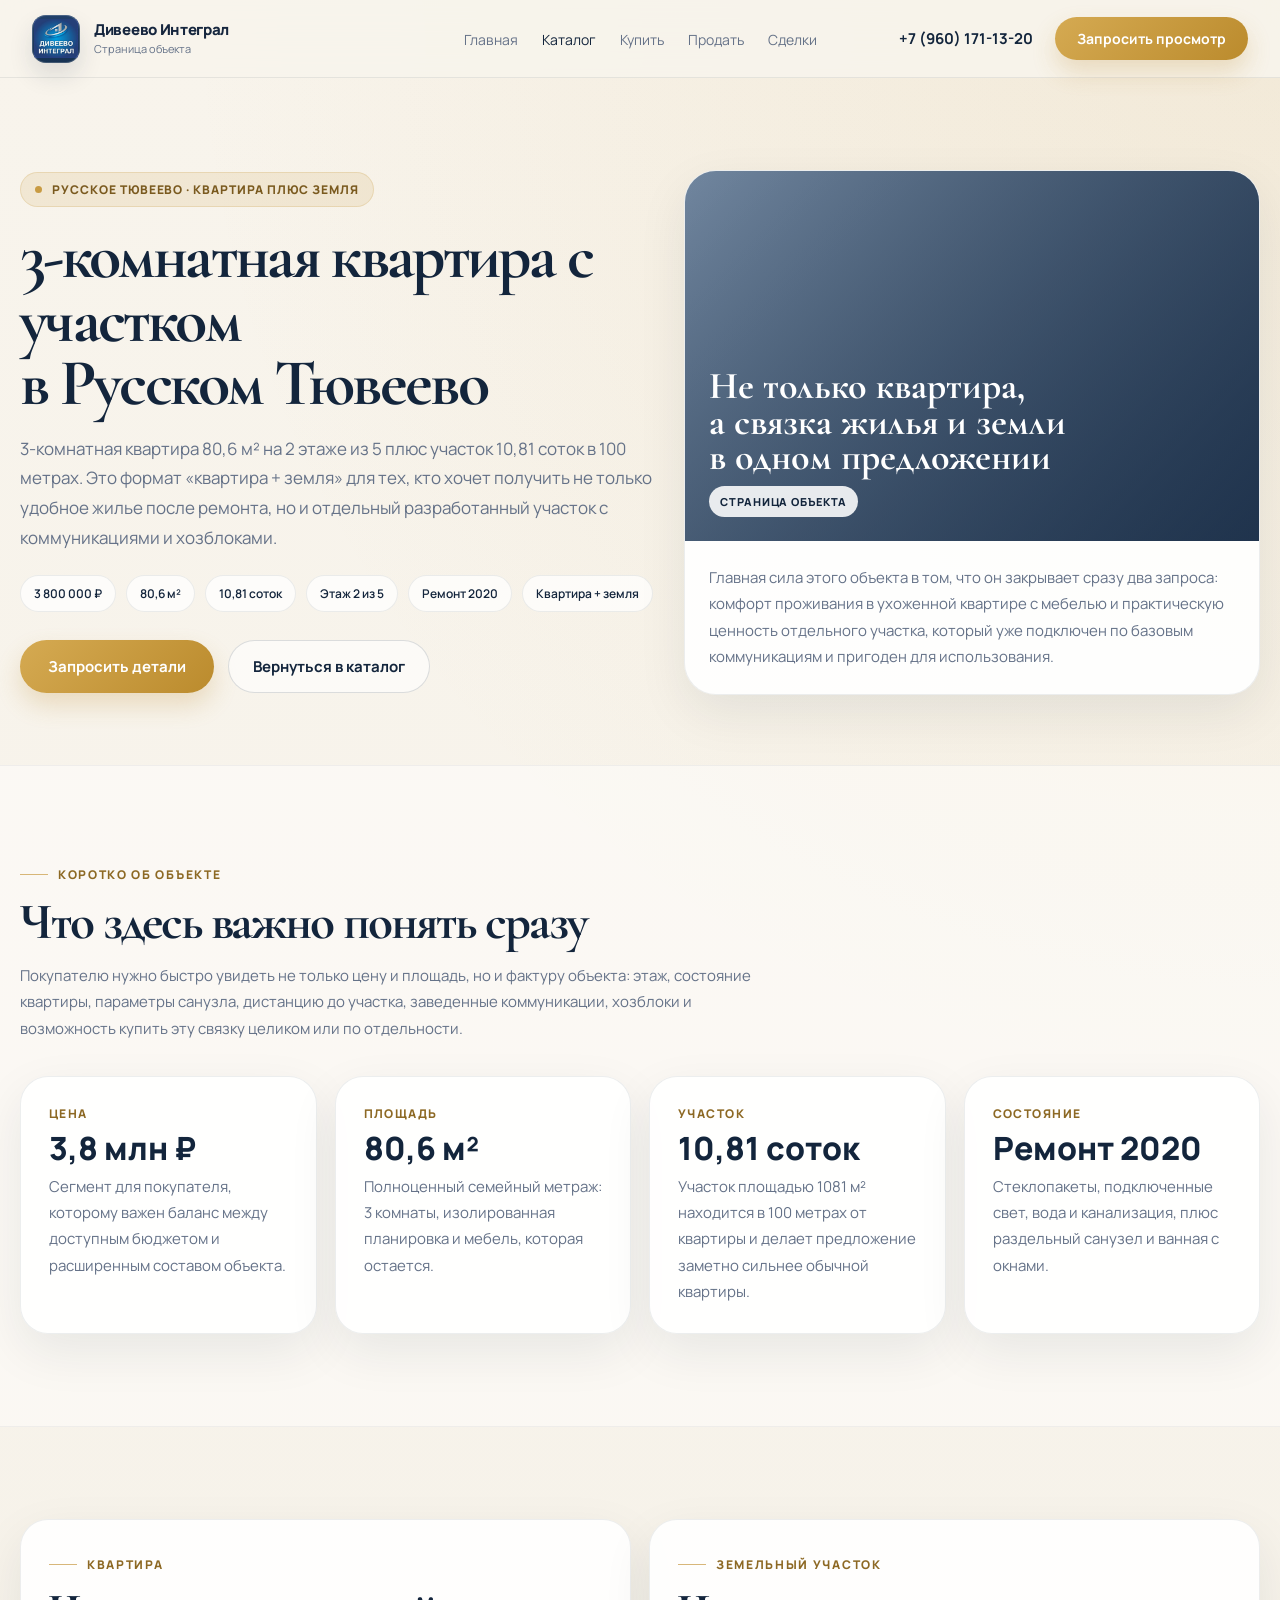
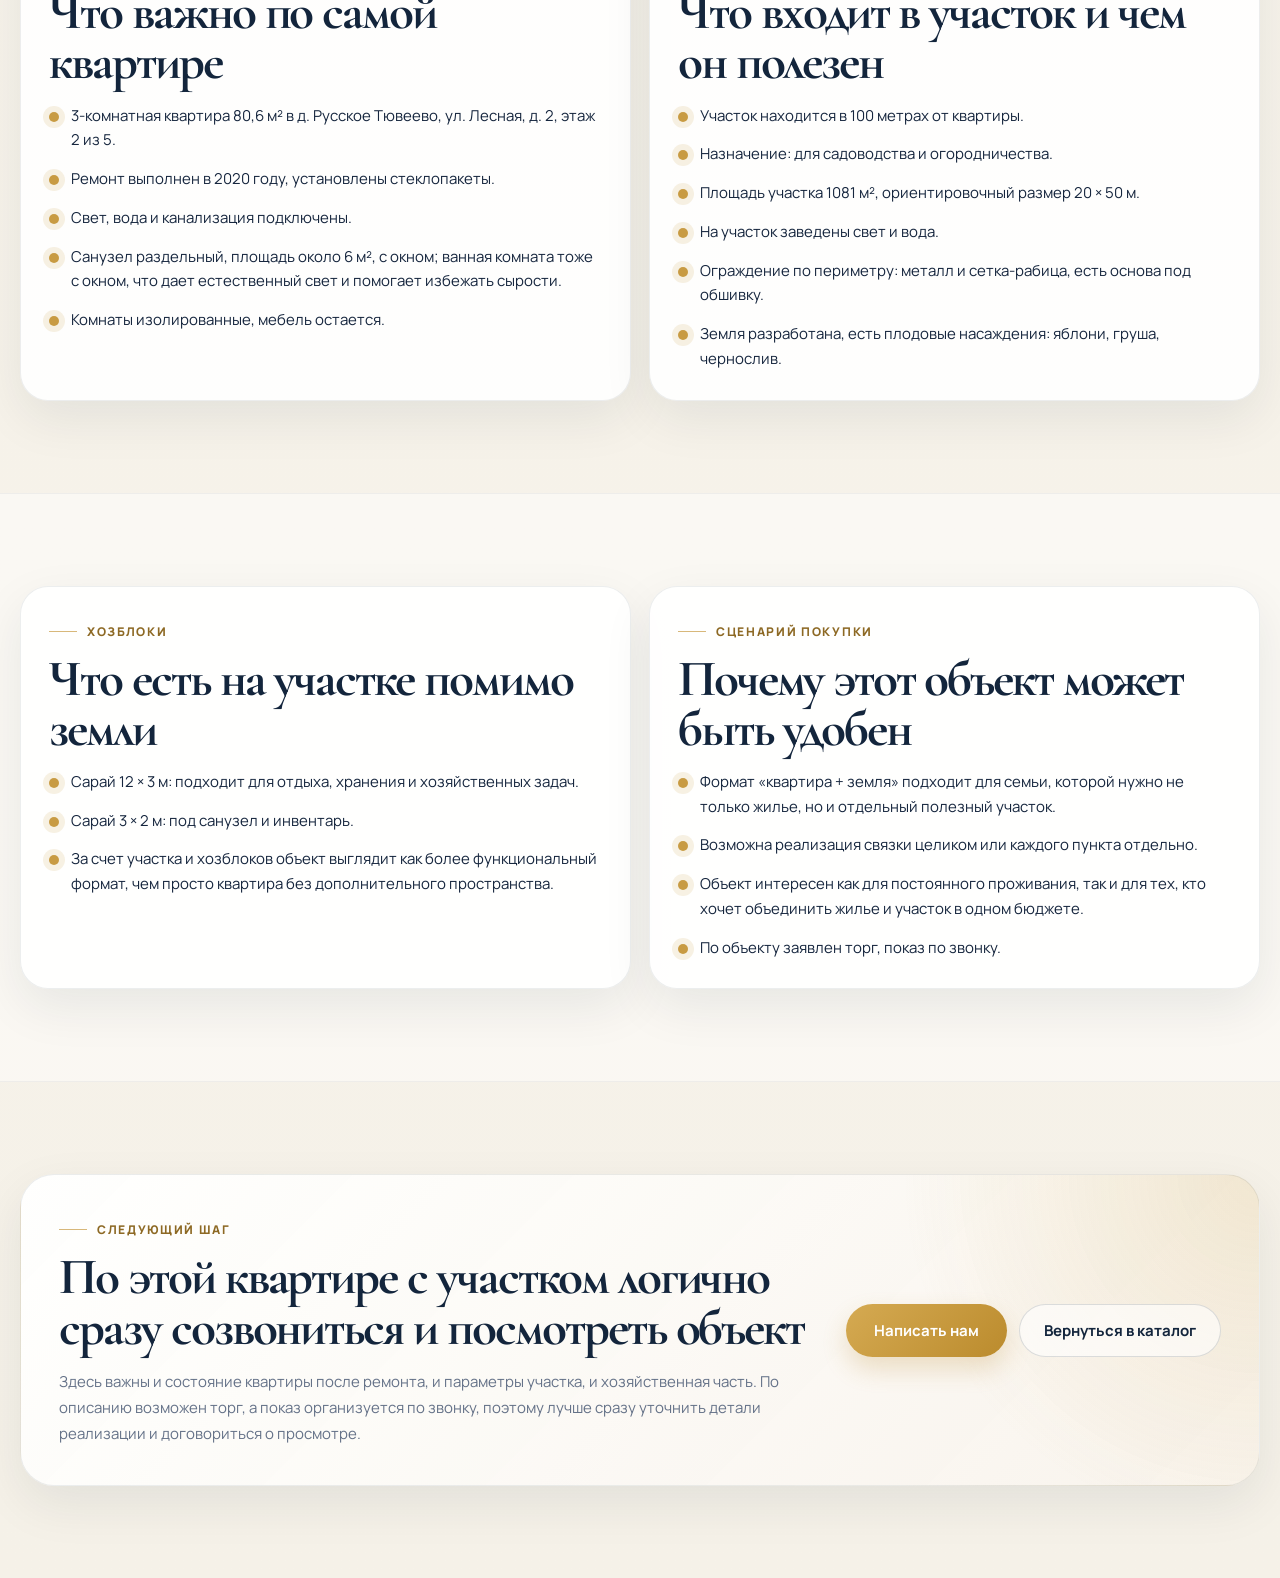
<file: object-russkoe-tyuveevo-flat.html>
<!DOCTYPE html>
<html lang="ru">
<head>
  <meta charset="UTF-8">
  <meta name="viewport" content="width=device-width, initial-scale=1.0">
  <meta name="format-detection" content="telephone=no, date=no, email=no, address=no">
  <title>3-комнатная квартира с участком в Русском Тювеево | Дивеево Интеграл</title>
  <meta name="description" content="3-комнатная квартира 80,6 м² на 2 этаже из 5 с участком 10,81 соток в Русском Тювеево. Ремонт 2020 года, стеклопакеты, мебель остается, свет и вода на участке, возможна раздельная реализация.">
  <meta property="og:title" content="Квартира 3-комнатная с участком в Русском Тювеево">
  <meta property="og:description" content="3 800 000 ₽, 80,6 м², этаж 2 из 5 и участок 10,81 соток в 100 метрах. Ремонт 2020 года, стеклопакеты, мебель остается, возможен торг.">
  <meta property="og:type" content="website">
  <meta property="og:locale" content="ru_RU">
  <link rel="preconnect" href="https://fonts.googleapis.com">
  <link rel="preconnect" href="https://fonts.gstatic.com" crossorigin>
  <link href="https://fonts.googleapis.com/css2?family=Manrope:wght@400;500;600;700;800&family=Cormorant+Garamond:wght@600;700&display=swap" rel="stylesheet">
  <link rel="stylesheet" href="styles.css">
</head>
<body>
  <div class="site-shell">
    <nav class="topbar" aria-label="Основная навигация">
      <a href="index.html" class="logo">
        <div class="logo-mark"><img src="landing_logo_x2.jpg" alt=""></div>
        <div>
          <div class="logo-title">Дивеево Интеграл</div>
          <div class="logo-subtitle">Страница объекта</div>
        </div>
      </a>
      <ul class="nav-links" role="list">
        <li><a href="index.html">Главная</a></li>
        <li><a href="catalog.html" class="active">Каталог</a></li>
        <li><a href="buy.html">Купить</a></li>
        <li><a href="sell.html">Продать</a></li>
        <li><a href="services-legal.html">Сделки</a></li>
      </ul>
      <div class="nav-side">
        <a href="tel:+79601711320" class="nav-contact">+7 (960) 171-13-20</a>
        <a href="https://t.me/yul_ermilova_diveevo" class="nav-btn" target="_blank" rel="noopener noreferrer">Запросить просмотр</a>
      </div>
    </nav>

    <main>
      <section class="page-hero">
        <div class="container hero-grid">
          <div>
            <div class="eyebrow"><span class="eyebrow-dot"></span>Русское Тювеево · квартира плюс земля</div>
            <h1>3-комнатная квартира с участком<br>в Русском Тювеево</h1>
            <p class="lead">3-комнатная квартира 80,6 м² на 2 этаже из 5 плюс участок 10,81 соток в 100 метрах. Это формат «квартира + земля» для тех, кто хочет получить не только удобное жилье после ремонта, но и отдельный разработанный участок с коммуникациями и хозблоками.</p>
            <div class="hero-tags">
              <span>3 800 000 ₽</span>
              <span>80,6 м²</span>
              <span>10,81 соток</span>
              <span>Этаж 2 из 5</span>
              <span>Ремонт 2020</span>
              <span>Квартира + земля</span>
            </div>
            <div class="hero-actions">
              <a href="https://t.me/yul_ermilova_diveevo" class="btn-primary" target="_blank" rel="noopener noreferrer">Запросить детали</a>
              <a href="catalog.html" class="btn-secondary">Вернуться в каталог</a>
            </div>
          </div>

          <div class="hero-panel">
            <div class="hero-visual alt">
              <div>
                <h3>Не только квартира,<br>а связка жилья и земли<br>в одном предложении</h3>
                <div class="badge">Страница объекта</div>
              </div>
            </div>
            <div class="hero-copy">
              <p>Главная сила этого объекта в том, что он закрывает сразу два запроса: комфорт проживания в ухоженной квартире с мебелью и практическую ценность отдельного участка, который уже подключен по базовым коммуникациям и пригоден для использования.</p>
            </div>
          </div>
        </div>
      </section>

      <section class="section-shell section-alt">
        <div class="container">
          <div class="section-head">
            <div class="section-kicker">Коротко об объекте</div>
            <h2>Что здесь важно понять сразу</h2>
            <p>Покупателю нужно быстро увидеть не только цену и площадь, но и фактуру объекта: этаж, состояние квартиры, параметры санузла, дистанцию до участка, заведенные коммуникации, хозблоки и возможность купить эту связку целиком или по отдельности.</p>
          </div>

          <div class="grid-4">
            <article class="card">
              <div class="small-label">Цена</div>
              <div class="stat">3,8 млн ₽</div>
              <p>Сегмент для покупателя, которому важен баланс между доступным бюджетом и расширенным составом объекта.</p>
            </article>
            <article class="card">
              <div class="small-label">Площадь</div>
              <div class="stat">80,6 м²</div>
              <p>Полноценный семейный метраж: 3 комнаты, изолированная планировка и мебель, которая остается.</p>
            </article>
            <article class="card">
              <div class="small-label">Участок</div>
              <div class="stat">10,81 соток</div>
              <p>Участок площадью 1081 м² находится в 100 метрах от квартиры и делает предложение заметно сильнее обычной квартиры.</p>
            </article>
            <article class="card">
              <div class="small-label">Состояние</div>
              <div class="stat">Ремонт 2020</div>
              <p>Стеклопакеты, подключенные свет, вода и канализация, плюс раздельный санузел и ванная с окнами.</p>
            </article>
          </div>
        </div>
      </section>

      <section class="section-shell">
        <div class="container grid-2">
          <article class="card">
            <div class="section-kicker">Квартира</div>
            <h2>Что важно по самой квартире</h2>
            <div class="bullet-list">
              <div class="bullet-item"><span class="bullet-dot"></span><span>3-комнатная квартира 80,6 м² в д. Русское Тювеево, ул. Лесная, д. 2, этаж 2 из 5.</span></div>
              <div class="bullet-item"><span class="bullet-dot"></span><span>Ремонт выполнен в 2020 году, установлены стеклопакеты.</span></div>
              <div class="bullet-item"><span class="bullet-dot"></span><span>Свет, вода и канализация подключены.</span></div>
              <div class="bullet-item"><span class="bullet-dot"></span><span>Санузел раздельный, площадь около 6 м², с окном; ванная комната тоже с окном, что дает естественный свет и помогает избежать сырости.</span></div>
              <div class="bullet-item"><span class="bullet-dot"></span><span>Комнаты изолированные, мебель остается.</span></div>
            </div>
          </article>

          <article class="card">
            <div class="section-kicker">Земельный участок</div>
            <h2>Что входит в участок и чем он полезен</h2>
            <div class="bullet-list">
              <div class="bullet-item"><span class="bullet-dot"></span><span>Участок находится в 100 метрах от квартиры.</span></div>
              <div class="bullet-item"><span class="bullet-dot"></span><span>Назначение: для садоводства и огородничества.</span></div>
              <div class="bullet-item"><span class="bullet-dot"></span><span>Площадь участка 1081 м², ориентировочный размер 20 × 50 м.</span></div>
              <div class="bullet-item"><span class="bullet-dot"></span><span>На участок заведены свет и вода.</span></div>
              <div class="bullet-item"><span class="bullet-dot"></span><span>Ограждение по периметру: металл и сетка-рабица, есть основа под обшивку.</span></div>
              <div class="bullet-item"><span class="bullet-dot"></span><span>Земля разработана, есть плодовые насаждения: яблони, груша, чернослив.</span></div>
            </div>
          </article>
        </div>
      </section>

      <section class="section-shell section-alt">
        <div class="container grid-2">
          <article class="card">
            <div class="section-kicker">Хозблоки</div>
            <h2>Что есть на участке помимо земли</h2>
            <div class="bullet-list">
              <div class="bullet-item"><span class="bullet-dot"></span><span>Сарай 12 × 3 м: подходит для отдыха, хранения и хозяйственных задач.</span></div>
              <div class="bullet-item"><span class="bullet-dot"></span><span>Сарай 3 × 2 м: под санузел и инвентарь.</span></div>
              <div class="bullet-item"><span class="bullet-dot"></span><span>За счет участка и хозблоков объект выглядит как более функциональный формат, чем просто квартира без дополнительного пространства.</span></div>
            </div>
          </article>

          <article class="card">
            <div class="section-kicker">Сценарий покупки</div>
            <h2>Почему этот объект может быть удобен</h2>
            <div class="bullet-list">
              <div class="bullet-item"><span class="bullet-dot"></span><span>Формат «квартира + земля» подходит для семьи, которой нужно не только жилье, но и отдельный полезный участок.</span></div>
              <div class="bullet-item"><span class="bullet-dot"></span><span>Возможна реализация связки целиком или каждого пункта отдельно.</span></div>
              <div class="bullet-item"><span class="bullet-dot"></span><span>Объект интересен как для постоянного проживания, так и для тех, кто хочет объединить жилье и участок в одном бюджете.</span></div>
              <div class="bullet-item"><span class="bullet-dot"></span><span>По объекту заявлен торг, показ по звонку.</span></div>
            </div>
          </article>
        </div>
      </section>

      <section class="section-shell">
        <div class="container">
          <div class="cta-panel">
            <div>
              <div class="section-kicker">Следующий шаг</div>
              <h2>По этой квартире с участком логично сразу созвониться и посмотреть объект</h2>
              <p>Здесь важны и состояние квартиры после ремонта, и параметры участка, и хозяйственная часть. По описанию возможен торг, а показ организуется по звонку, поэтому лучше сразу уточнить детали реализации и договориться о просмотре.</p>
            </div>
            <div class="cta-actions">
              <a href="https://t.me/yul_ermilova_diveevo" class="btn-primary" target="_blank" rel="noopener noreferrer">Написать нам</a>
              <a href="catalog.html" class="btn-secondary">Вернуться в каталог</a>
            </div>
          </div>
        </div>
      </section>
    </main>
  </div>
</body>
</html>
</file>
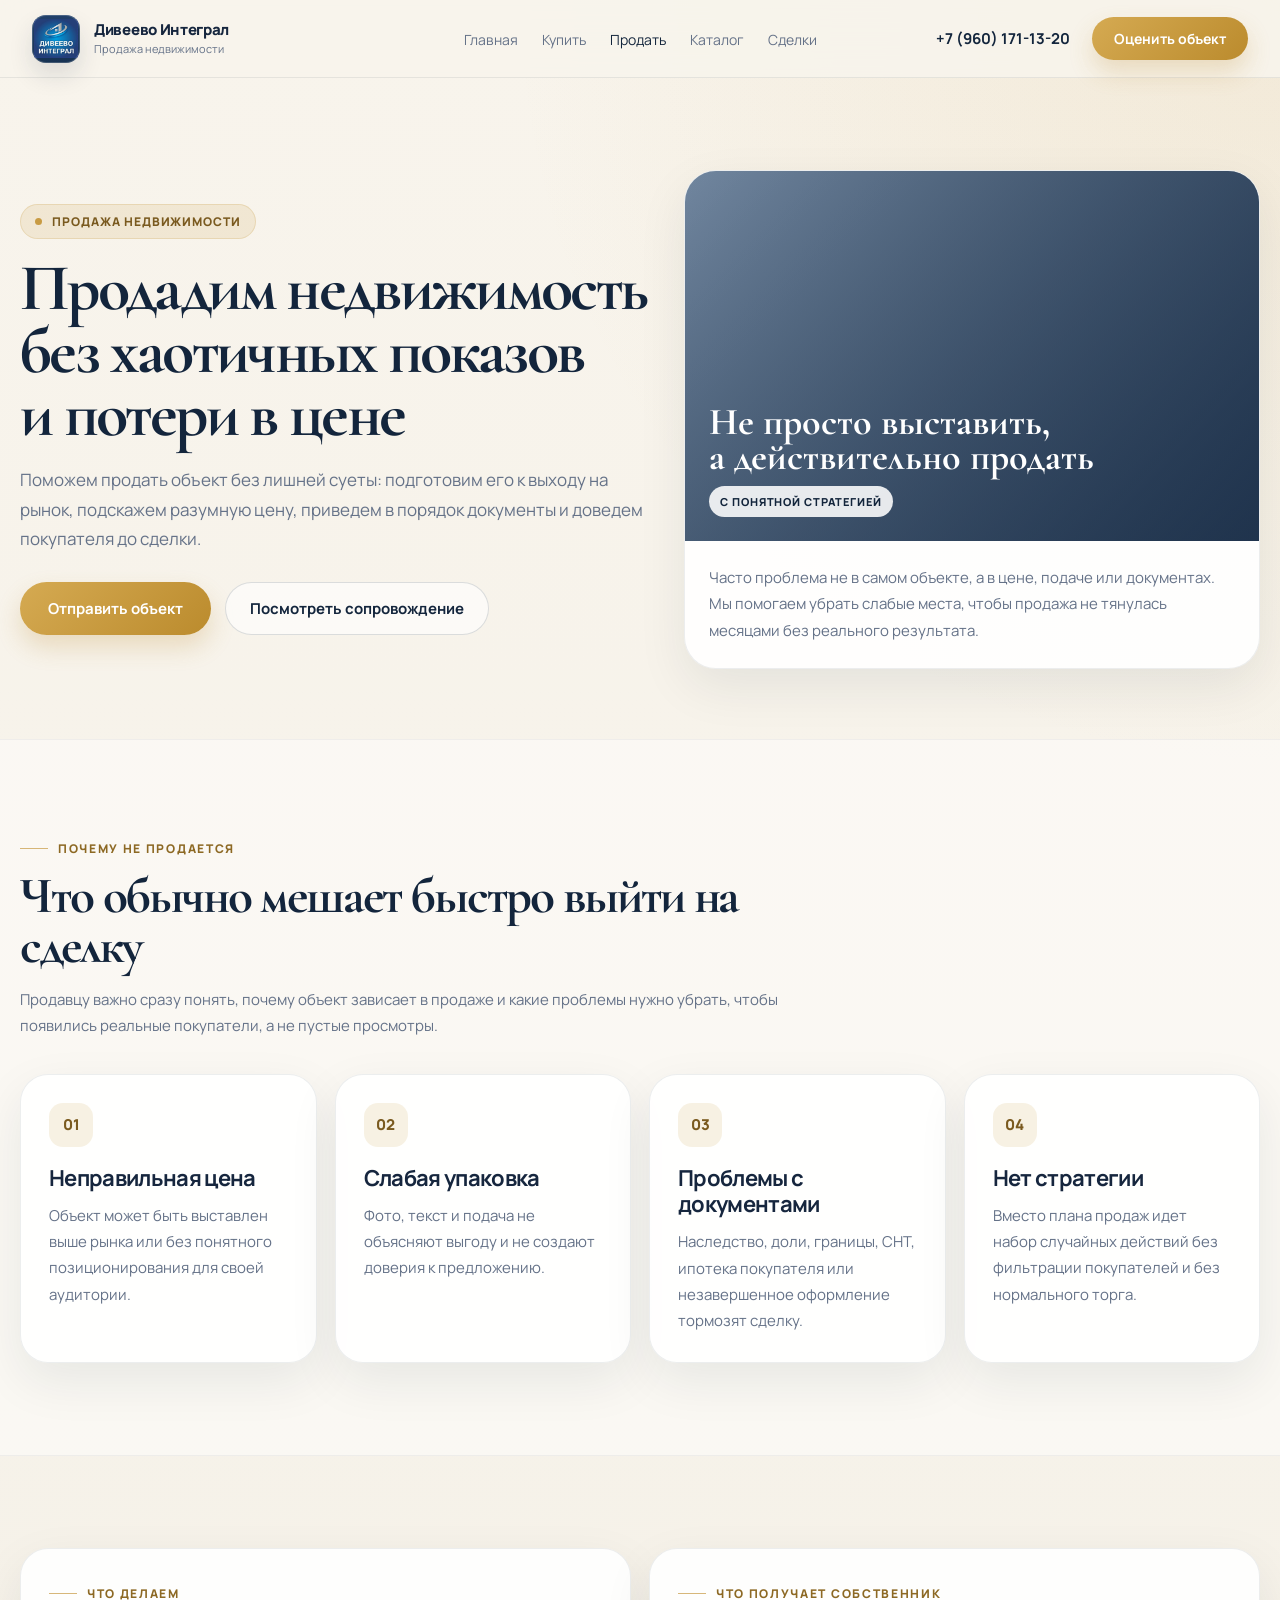
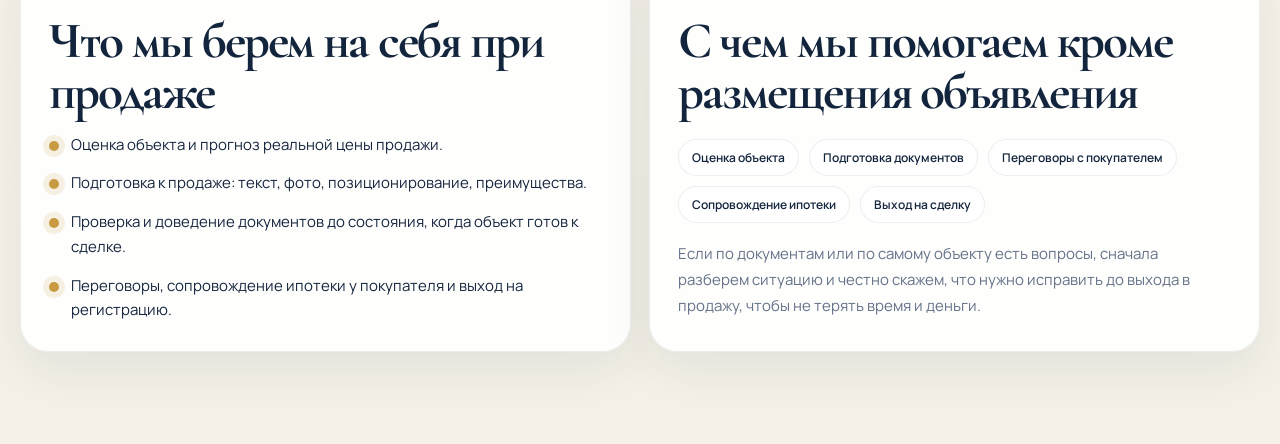
<file: sell.html>
<!DOCTYPE html>
<html lang="ru">
<head>
  <meta charset="UTF-8">
  <meta name="viewport" content="width=device-width, initial-scale=1.0">
  <title>Продать недвижимость в Дивеево и районе | Дивеево Интеграл</title>
  <meta name="description" content="Поможем продать дом, квартиру или участок в Дивеево и районе без затяжных показов, путаницы в документах и потери в цене.">
  <link rel="preconnect" href="https://fonts.googleapis.com">
  <link rel="preconnect" href="https://fonts.gstatic.com" crossorigin>
  <link href="https://fonts.googleapis.com/css2?family=Manrope:wght@400;500;600;700;800&family=Cormorant+Garamond:wght@600;700&display=swap" rel="stylesheet">
  <link rel="stylesheet" href="styles.css">
</head>
<body>
  <div class="site-shell">
    <nav class="topbar">
      <a href="index.html" class="logo">
        <div class="logo-mark"><img src="landing_logo_x2.jpg" alt=""></div>
        <div><div class="logo-title">Дивеево Интеграл</div><div class="logo-subtitle">Продажа недвижимости</div></div>
      </a>
      <ul class="nav-links">
        <li><a href="index.html">Главная</a></li>
        <li><a href="buy.html">Купить</a></li>
        <li><a href="sell.html" class="active">Продать</a></li>
        <li><a href="catalog.html">Каталог</a></li>
        <li><a href="services-legal.html">Сделки</a></li>
      </ul>
      <div class="nav-side">
        <a href="tel:+79601711320" class="nav-contact">+7 (960) 171-13-20</a>
        <a href="https://t.me/yul_ermilova_diveevo" class="nav-btn" target="_blank" rel="noopener noreferrer">Оценить объект</a>
      </div>
    </nav>

    <section class="landing-hero">
      <div class="container hero-grid">
        <div>
          <div class="eyebrow"><span class="eyebrow-dot"></span>Продажа недвижимости</div>
          <h1>Продадим недвижимость без хаотичных показов<br>и потери в цене</h1>
          <p class="lead">Поможем продать объект без лишней суеты: подготовим его к выходу на рынок, подскажем разумную цену, приведем в порядок документы и доведем покупателя до сделки.</p>
          <div class="hero-actions">
            <a href="https://t.me/yul_ermilova_diveevo" class="btn-primary" target="_blank" rel="noopener noreferrer">Отправить объект</a>
            <a href="services-legal.html" class="btn-secondary">Посмотреть сопровождение</a>
          </div>
        </div>
        <div class="hero-panel">
          <div class="hero-visual alt">
            <div><h3>Не просто выставить,<br>а действительно продать</h3><div class="badge">С понятной стратегией</div></div>
          </div>
          <div class="hero-copy">
            <p>Часто проблема не в самом объекте, а в цене, подаче или документах. Мы помогаем убрать слабые места, чтобы продажа не тянулась месяцами без реального результата.</p>
          </div>
        </div>
      </div>
    </section>

    <section class="section-shell section-alt">
      <div class="container">
        <div class="section-head"><div class="section-kicker">Почему не продается</div><h2>Что обычно мешает быстро выйти на сделку</h2><p>Продавцу важно сразу понять, почему объект зависает в продаже и какие проблемы нужно убрать, чтобы появились реальные покупатели, а не пустые просмотры.</p></div>
        <div class="grid-4">
          <div class="card"><div class="card-num">01</div><h3>Неправильная цена</h3><p>Объект может быть выставлен выше рынка или без понятного позиционирования для своей аудитории.</p></div>
          <div class="card"><div class="card-num">02</div><h3>Слабая упаковка</h3><p>Фото, текст и подача не объясняют выгоду и не создают доверия к предложению.</p></div>
          <div class="card"><div class="card-num">03</div><h3>Проблемы с документами</h3><p>Наследство, доли, границы, СНТ, ипотека покупателя или незавершенное оформление тормозят сделку.</p></div>
          <div class="card"><div class="card-num">04</div><h3>Нет стратегии</h3><p>Вместо плана продаж идет набор случайных действий без фильтрации покупателей и без нормального торга.</p></div>
        </div>
      </div>
    </section>

    <section class="section-shell">
      <div class="container grid-2">
        <div class="card">
          <div class="section-kicker">Что делаем</div>
          <h2>Что мы берем на себя при продаже</h2>
          <div class="bullet-list">
            <div class="bullet-item"><span class="bullet-dot"></span><span>Оценка объекта и прогноз реальной цены продажи.</span></div>
            <div class="bullet-item"><span class="bullet-dot"></span><span>Подготовка к продаже: текст, фото, позиционирование, преимущества.</span></div>
            <div class="bullet-item"><span class="bullet-dot"></span><span>Проверка и доведение документов до состояния, когда объект готов к сделке.</span></div>
            <div class="bullet-item"><span class="bullet-dot"></span><span>Переговоры, сопровождение ипотеки у покупателя и выход на регистрацию.</span></div>
          </div>
        </div>
        <div class="card">
          <div class="section-kicker">Что получает собственник</div>
          <h2>С чем мы помогаем кроме размещения объявления</h2>
          <div class="tag-list">
            <span>Оценка объекта</span><span>Подготовка документов</span><span>Переговоры с покупателем</span><span>Сопровождение ипотеки</span><span>Выход на сделку</span>
          </div>
          <p style="margin-top:18px;">Если по документам или по самому объекту есть вопросы, сначала разберем ситуацию и честно скажем, что нужно исправить до выхода в продажу, чтобы не терять время и деньги.</p>
        </div>
      </div>
    </section>
  </div>
</body>
</html>
</file>
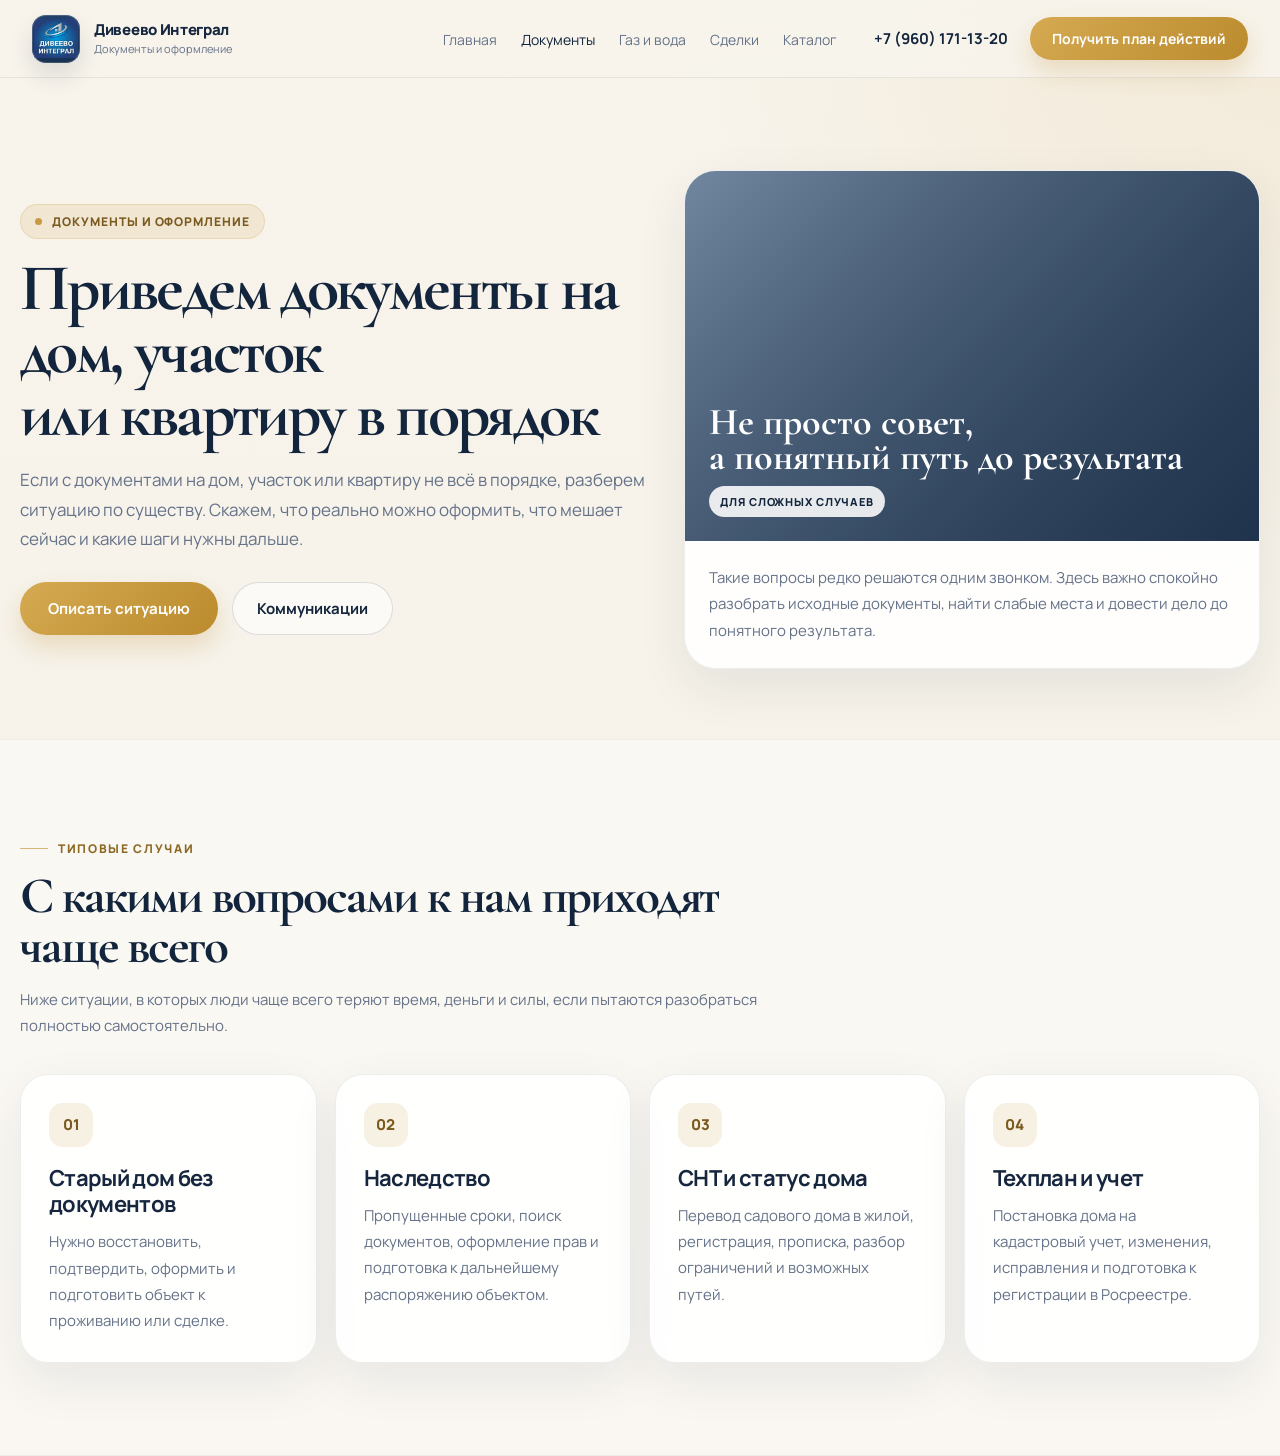
<file: services-documents.html>
<!DOCTYPE html>
<html lang="ru">
<head>
  <meta charset="UTF-8">
  <meta name="viewport" content="width=device-width, initial-scale=1.0">
  <title>Документы на недвижимость в Дивеево | Дивеево Интеграл</title>
  <meta name="description" content="Поможем привести в порядок документы на дом, квартиру или участок: наследство, СНТ, техплан, регистрация прав и сложные случаи.">
  <link rel="preconnect" href="https://fonts.googleapis.com">
  <link rel="preconnect" href="https://fonts.gstatic.com" crossorigin>
  <link href="https://fonts.googleapis.com/css2?family=Manrope:wght@400;500;600;700;800&family=Cormorant+Garamond:wght@600;700&display=swap" rel="stylesheet">
  <link rel="stylesheet" href="styles.css">
</head>
<body>
  <div class="site-shell">
    <nav class="topbar">
      <a href="index.html" class="logo">
        <div class="logo-mark"><img src="landing_logo_x2.jpg" alt=""></div>
        <div><div class="logo-title">Дивеево Интеграл</div><div class="logo-subtitle">Документы и оформление</div></div>
      </a>
      <ul class="nav-links">
        <li><a href="index.html">Главная</a></li>
        <li><a href="services-documents.html" class="active">Документы</a></li>
        <li><a href="services-gas.html">Газ и вода</a></li>
        <li><a href="services-legal.html">Сделки</a></li>
        <li><a href="catalog.html">Каталог</a></li>
      </ul>
      <div class="nav-side">
        <a href="tel:+79601711320" class="nav-contact">+7 (960) 171-13-20</a>
        <a href="https://t.me/yul_ermilova_diveevo" class="nav-btn" target="_blank" rel="noopener noreferrer">Получить план действий</a>
      </div>
    </nav>

    <section class="landing-hero">
      <div class="container hero-grid">
        <div>
          <div class="eyebrow"><span class="eyebrow-dot"></span>Документы и оформление</div>
          <h1>Приведем документы на дом, участок<br>или квартиру в порядок</h1>
          <p class="lead">Если с документами на дом, участок или квартиру не всё в порядке, разберем ситуацию по существу. Скажем, что реально можно оформить, что мешает сейчас и какие шаги нужны дальше.</p>
          <div class="hero-actions">
            <a href="https://t.me/yul_ermilova_diveevo" class="btn-primary" target="_blank" rel="noopener noreferrer">Описать ситуацию</a>
            <a href="services-gas.html" class="btn-secondary">Коммуникации</a>
          </div>
        </div>
        <div class="hero-panel">
          <div class="hero-visual alt">
            <div><h3>Не просто совет,<br>а понятный путь до результата</h3><div class="badge">Для сложных случаев</div></div>
          </div>
          <div class="hero-copy">
            <p>Такие вопросы редко решаются одним звонком. Здесь важно спокойно разобрать исходные документы, найти слабые места и довести дело до понятного результата.</p>
          </div>
        </div>
      </div>
    </section>

    <section class="section-shell section-alt">
      <div class="container">
        <div class="section-head"><div class="section-kicker">Типовые случаи</div><h2>С какими вопросами к нам приходят чаще всего</h2><p>Ниже ситуации, в которых люди чаще всего теряют время, деньги и силы, если пытаются разобраться полностью самостоятельно.</p></div>
        <div class="grid-4">
          <div class="card"><div class="card-num">01</div><h3>Старый дом без документов</h3><p>Нужно восстановить, подтвердить, оформить и подготовить объект к проживанию или сделке.</p></div>
          <div class="card"><div class="card-num">02</div><h3>Наследство</h3><p>Пропущенные сроки, поиск документов, оформление прав и подготовка к дальнейшему распоряжению объектом.</p></div>
          <div class="card"><div class="card-num">03</div><h3>СНТ и статус дома</h3><p>Перевод садового дома в жилой, регистрация, прописка, разбор ограничений и возможных путей.</p></div>
          <div class="card"><div class="card-num">04</div><h3>Техплан и учет</h3><p>Постановка дома на кадастровый учет, изменения, исправления и подготовка к регистрации в Росреестре.</p></div>
        </div>
      </div>
    </section>
  </div>
</body>
</html>
</file>
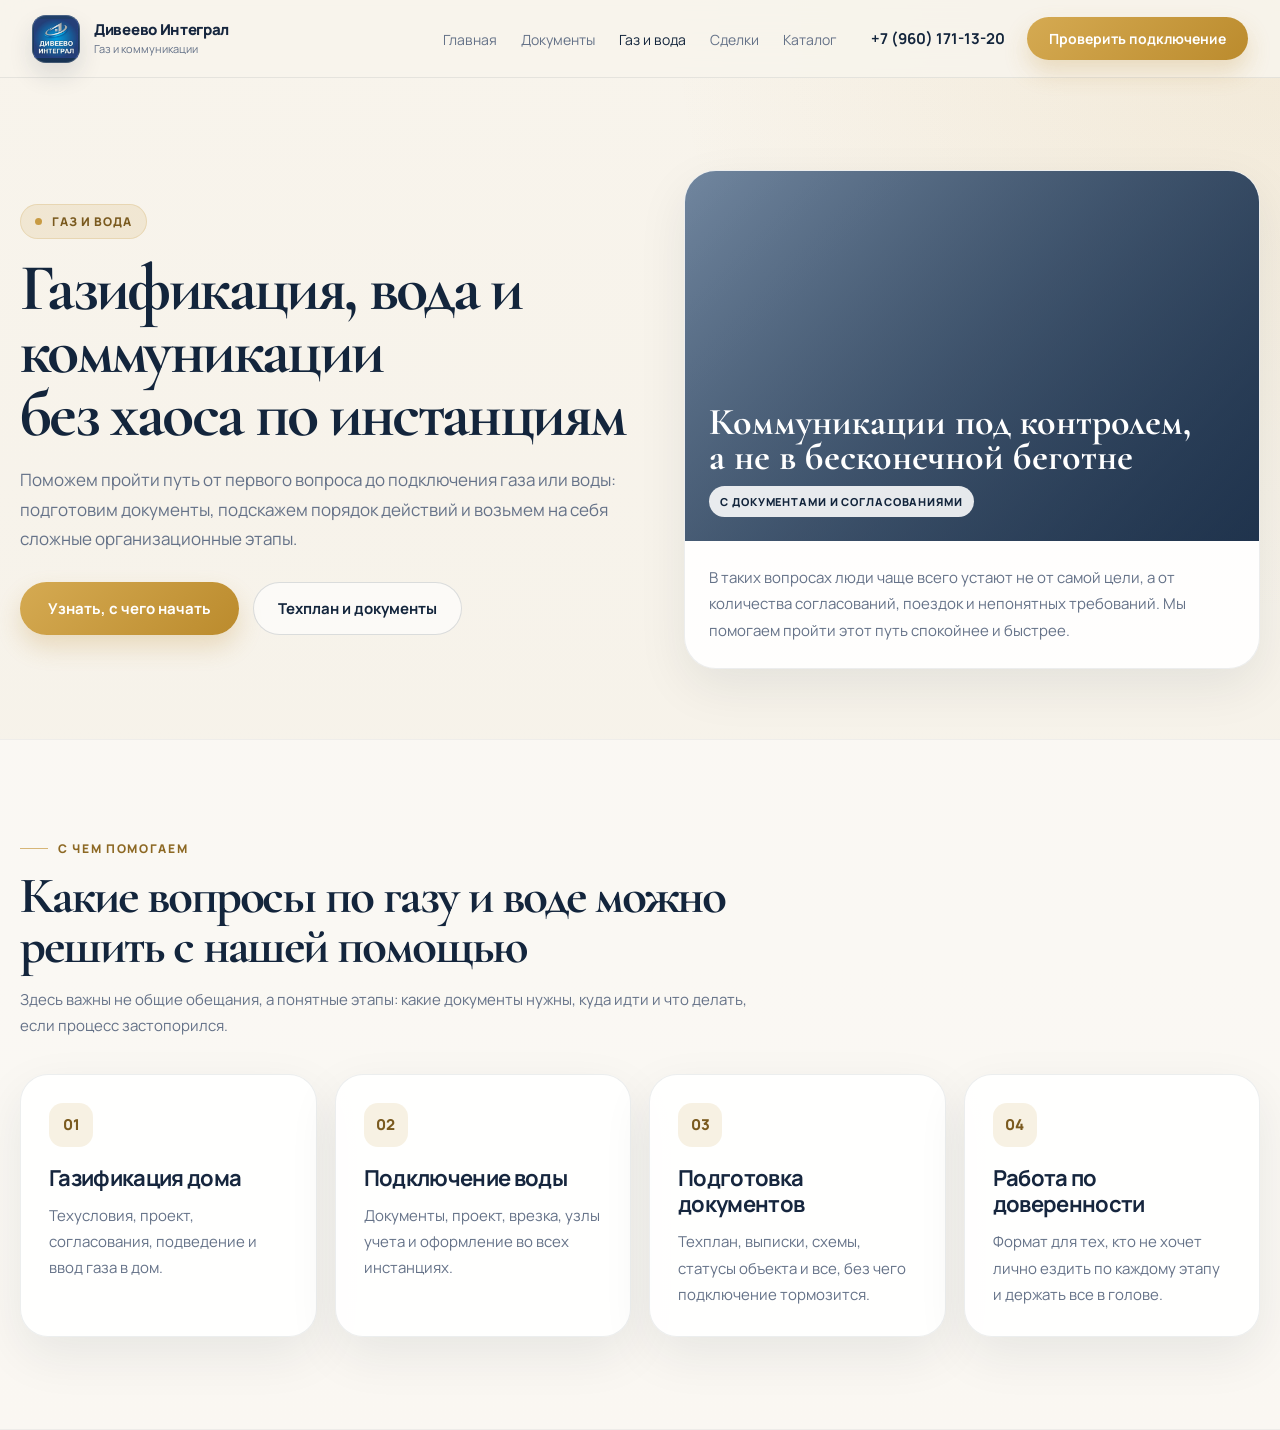
<file: services-gas.html>
<!DOCTYPE html>
<html lang="ru">
<head>
  <meta charset="UTF-8">
  <meta name="viewport" content="width=device-width, initial-scale=1.0">
  <title>Газификация и подключение коммуникаций | Дивеево Интеграл</title>
  <meta name="description" content="Поможем с газификацией дома, подключением воды и подготовкой документов, чтобы пройти согласования без лишней беготни.">
  <link rel="preconnect" href="https://fonts.googleapis.com">
  <link rel="preconnect" href="https://fonts.gstatic.com" crossorigin>
  <link href="https://fonts.googleapis.com/css2?family=Manrope:wght@400;500;600;700;800&family=Cormorant+Garamond:wght@600;700&display=swap" rel="stylesheet">
  <link rel="stylesheet" href="styles.css">
</head>
<body>
  <div class="site-shell">
    <nav class="topbar">
      <a href="index.html" class="logo">
        <div class="logo-mark"><img src="landing_logo_x2.jpg" alt=""></div>
        <div><div class="logo-title">Дивеево Интеграл</div><div class="logo-subtitle">Газ и коммуникации</div></div>
      </a>
      <ul class="nav-links">
        <li><a href="index.html">Главная</a></li>
        <li><a href="services-documents.html">Документы</a></li>
        <li><a href="services-gas.html" class="active">Газ и вода</a></li>
        <li><a href="services-legal.html">Сделки</a></li>
        <li><a href="catalog.html">Каталог</a></li>
      </ul>
      <div class="nav-side">
        <a href="tel:+79601711320" class="nav-contact">+7 (960) 171-13-20</a>
        <a href="https://t.me/yul_ermilova_diveevo" class="nav-btn" target="_blank" rel="noopener noreferrer">Проверить подключение</a>
      </div>
    </nav>

    <section class="landing-hero">
      <div class="container hero-grid">
        <div>
          <div class="eyebrow"><span class="eyebrow-dot"></span>Газ и вода</div>
          <h1>Газификация, вода и коммуникации<br>без хаоса по инстанциям</h1>
          <p class="lead">Поможем пройти путь от первого вопроса до подключения газа или воды: подготовим документы, подскажем порядок действий и возьмем на себя сложные организационные этапы.</p>
          <div class="hero-actions">
            <a href="https://t.me/yul_ermilova_diveevo" class="btn-primary" target="_blank" rel="noopener noreferrer">Узнать, с чего начать</a>
            <a href="services-documents.html" class="btn-secondary">Техплан и документы</a>
          </div>
        </div>
        <div class="hero-panel">
          <div class="hero-visual alt">
            <div><h3>Коммуникации под контролем,<br>а не в бесконечной беготне</h3><div class="badge">С документами и согласованиями</div></div>
          </div>
          <div class="hero-copy">
            <p>В таких вопросах люди чаще всего устают не от самой цели, а от количества согласований, поездок и непонятных требований. Мы помогаем пройти этот путь спокойнее и быстрее.</p>
          </div>
        </div>
      </div>
    </section>

    <section class="section-shell section-alt">
      <div class="container">
        <div class="section-head"><div class="section-kicker">С чем помогаем</div><h2>Какие вопросы по газу и воде можно решить с нашей помощью</h2><p>Здесь важны не общие обещания, а понятные этапы: какие документы нужны, куда идти и что делать, если процесс застопорился.</p></div>
        <div class="grid-4">
          <div class="card"><div class="card-num">01</div><h3>Газификация дома</h3><p>Техусловия, проект, согласования, подведение и ввод газа в дом.</p></div>
          <div class="card"><div class="card-num">02</div><h3>Подключение воды</h3><p>Документы, проект, врезка, узлы учета и оформление во всех инстанциях.</p></div>
          <div class="card"><div class="card-num">03</div><h3>Подготовка документов</h3><p>Техплан, выписки, схемы, статусы объекта и все, без чего подключение тормозится.</p></div>
          <div class="card"><div class="card-num">04</div><h3>Работа по доверенности</h3><p>Формат для тех, кто не хочет лично ездить по каждому этапу и держать все в голове.</p></div>
        </div>
      </div>
    </section>
  </div>
</body>
</html>
</file>
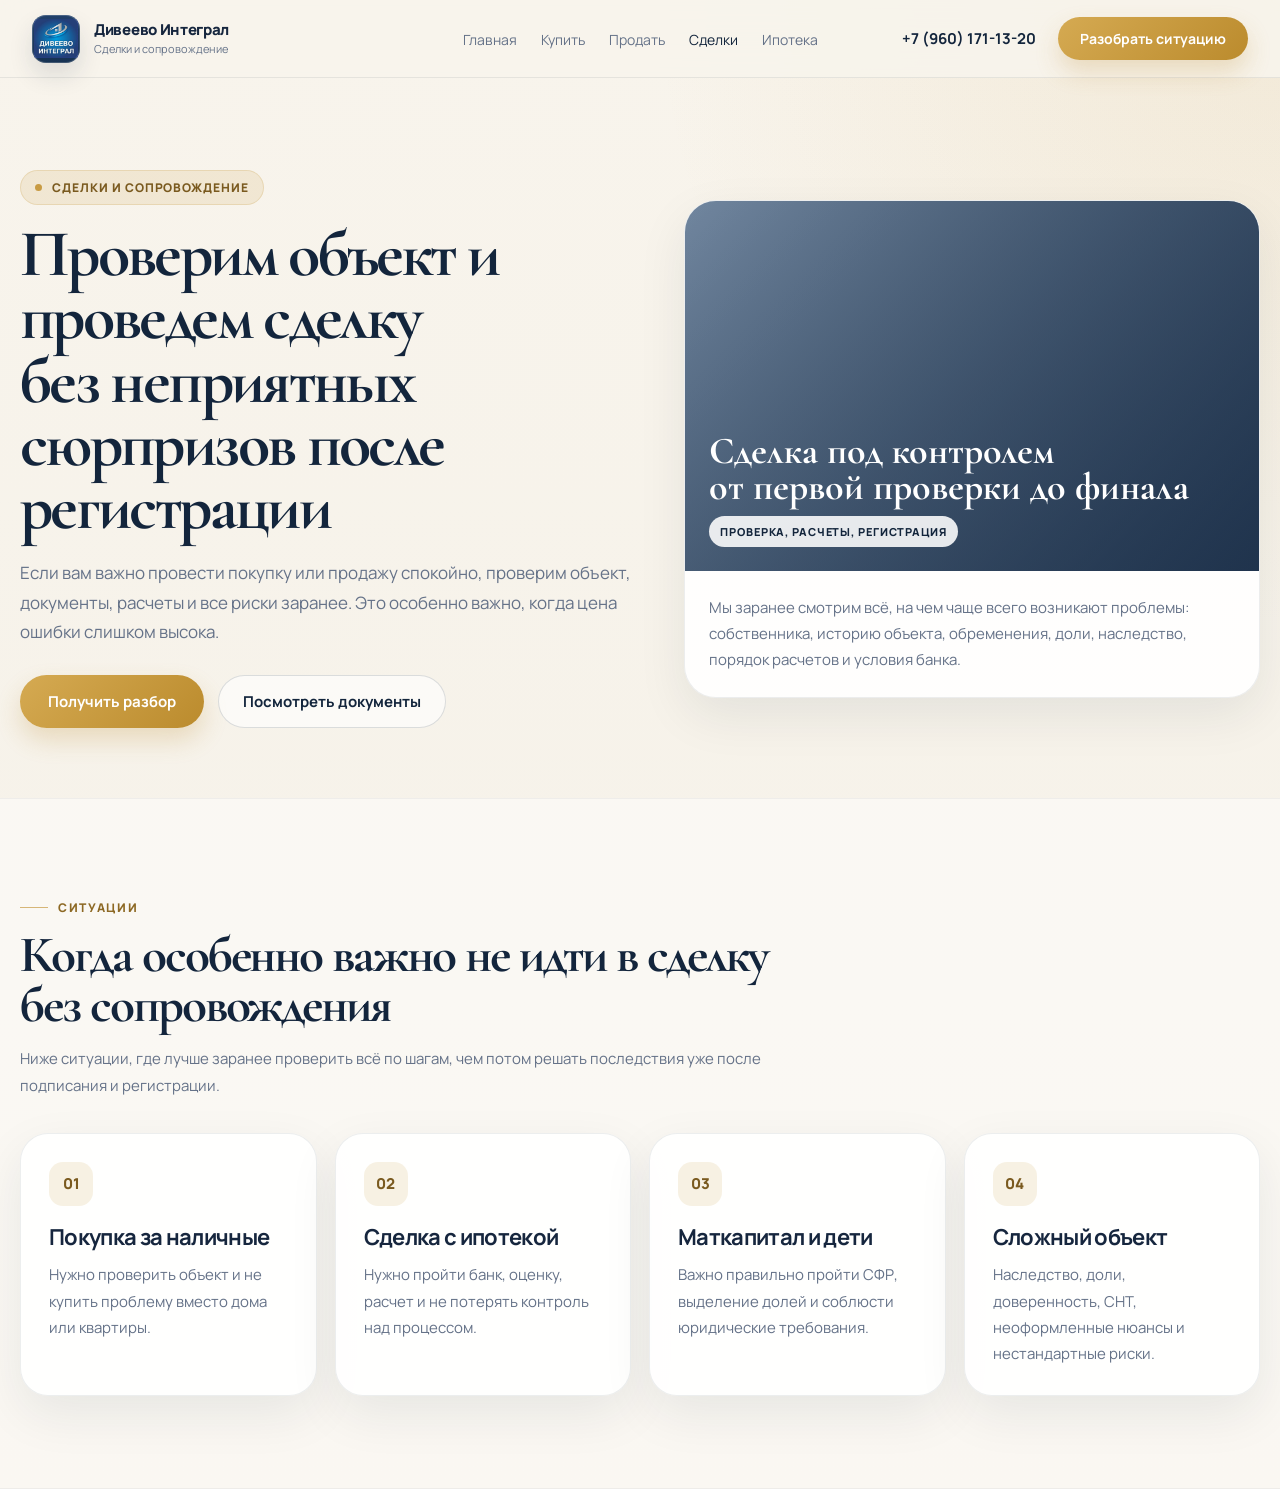
<file: services-legal.html>
<!DOCTYPE html>
<html lang="ru">
<head>
  <meta charset="UTF-8">
  <meta name="viewport" content="width=device-width, initial-scale=1.0">
  <title>Сопровождение сделок с недвижимостью | Дивеево Интеграл</title>
  <meta name="description" content="Проверим объект, документы и расчеты, чтобы провести сделку с недвижимостью спокойно и без неприятных сюрпризов после регистрации.">
  <link rel="preconnect" href="https://fonts.googleapis.com">
  <link rel="preconnect" href="https://fonts.gstatic.com" crossorigin>
  <link href="https://fonts.googleapis.com/css2?family=Manrope:wght@400;500;600;700;800&family=Cormorant+Garamond:wght@600;700&display=swap" rel="stylesheet">
  <link rel="stylesheet" href="styles.css">
</head>
<body>
  <div class="site-shell">
    <nav class="topbar">
      <a href="index.html" class="logo">
        <div class="logo-mark"><img src="landing_logo_x2.jpg" alt=""></div>
        <div><div class="logo-title">Дивеево Интеграл</div><div class="logo-subtitle">Сделки и сопровождение</div></div>
      </a>
      <ul class="nav-links">
        <li><a href="index.html">Главная</a></li>
        <li><a href="buy.html">Купить</a></li>
        <li><a href="sell.html">Продать</a></li>
        <li><a href="services-legal.html" class="active">Сделки</a></li>
        <li><a href="mortgage.html">Ипотека</a></li>
      </ul>
      <div class="nav-side">
        <a href="tel:+79601711320" class="nav-contact">+7 (960) 171-13-20</a>
        <a href="https://t.me/yul_ermilova_diveevo" class="nav-btn" target="_blank" rel="noopener noreferrer">Разобрать ситуацию</a>
      </div>
    </nav>

    <section class="landing-hero">
      <div class="container hero-grid">
        <div>
          <div class="eyebrow"><span class="eyebrow-dot"></span>Сделки и сопровождение</div>
          <h1>Проверим объект и проведем сделку<br>без неприятных сюрпризов после регистрации</h1>
          <p class="lead">Если вам важно провести покупку или продажу спокойно, проверим объект, документы, расчеты и все риски заранее. Это особенно важно, когда цена ошибки слишком высока.</p>
          <div class="hero-actions">
            <a href="https://t.me/yul_ermilova_diveevo" class="btn-primary" target="_blank" rel="noopener noreferrer">Получить разбор</a>
            <a href="services-documents.html" class="btn-secondary">Посмотреть документы</a>
          </div>
        </div>
        <div class="hero-panel">
          <div class="hero-visual alt">
            <div><h3>Сделка под контролем<br>от первой проверки до финала</h3><div class="badge">Проверка, расчеты, регистрация</div></div>
          </div>
          <div class="hero-copy">
            <p>Мы заранее смотрим всё, на чем чаще всего возникают проблемы: собственника, историю объекта, обременения, доли, наследство, порядок расчетов и условия банка.</p>
          </div>
        </div>
      </div>
    </section>

    <section class="section-shell section-alt">
      <div class="container">
        <div class="section-head"><div class="section-kicker">Ситуации</div><h2>Когда особенно важно не идти в сделку без сопровождения</h2><p>Ниже ситуации, где лучше заранее проверить всё по шагам, чем потом решать последствия уже после подписания и регистрации.</p></div>
        <div class="grid-4">
          <div class="card"><div class="card-num">01</div><h3>Покупка за наличные</h3><p>Нужно проверить объект и не купить проблему вместо дома или квартиры.</p></div>
          <div class="card"><div class="card-num">02</div><h3>Сделка с ипотекой</h3><p>Нужно пройти банк, оценку, расчет и не потерять контроль над процессом.</p></div>
          <div class="card"><div class="card-num">03</div><h3>Маткапитал и дети</h3><p>Важно правильно пройти СФР, выделение долей и соблюсти юридические требования.</p></div>
          <div class="card"><div class="card-num">04</div><h3>Сложный объект</h3><p>Наследство, доли, доверенность, СНТ, неоформленные нюансы и нестандартные риски.</p></div>
        </div>
      </div>
    </section>
  </div>
</body>
</html>
</file>
<file: styles.css>
:root {
  --bg: #f5f1e8;
  --bg-soft: #fbf8f2;
  --paper: #ffffff;
  --navy: #13253c;
  --navy-2: #203754;
  --gold: #c89b43;
  --gold-soft: rgba(200, 155, 67, 0.14);
  --line: rgba(19, 37, 60, 0.12);
  --muted: #657288;
  --text: #16263e;
  --shadow: 0 18px 50px rgba(17, 33, 55, 0.08);
  --container: 1240px;
}

*,
*::before,
*::after {
  box-sizing: border-box;
}

html {
  scroll-behavior: smooth;
}

body {
  margin: 0;
  font-family: "Manrope", sans-serif;
  color: var(--text);
  background:
    radial-gradient(circle at top right, rgba(200, 155, 67, 0.12), transparent 32%),
    linear-gradient(180deg, #f8f4ec 0%, #f5f1e8 100%);
  -webkit-font-smoothing: antialiased;
}

a {
  color: inherit;
}

img {
  display: block;
  max-width: 100%;
}

.site-shell {
  min-height: 100vh;
}

.topbar {
  position: sticky;
  top: 0;
  z-index: 20;
  height: 78px;
  display: flex;
  align-items: center;
  justify-content: space-between;
  padding: 0 32px;
  background: rgba(248, 244, 236, 0.88);
  backdrop-filter: blur(18px);
  border-bottom: 1px solid rgba(19, 37, 60, 0.08);
}

.logo {
  display: flex;
  align-items: center;
  gap: 14px;
  text-decoration: none;
  min-width: 0;
}

.logo-mark {
  width: 48px;
  height: 48px;
  border-radius: 14px;
  overflow: hidden;
  position: relative;
  flex-shrink: 0;
  padding: 2px;
  background: linear-gradient(180deg, #21406a 0%, #173252 100%);
  box-shadow: 0 12px 24px rgba(19, 37, 60, 0.12);
}

.logo-mark::after {
  content: "";
  position: absolute;
  inset: 0;
  border-radius: inherit;
  box-shadow: inset 0 0 0 1px rgba(255, 255, 255, 0.18);
  pointer-events: none;
}

.logo-mark img {
  width: 100%;
  height: 100%;
  display: block;
  object-fit: contain;
}

.logo-title {
  font-size: 15px;
  font-weight: 800;
  line-height: 1.15;
  letter-spacing: -0.02em;
}

.logo-subtitle {
  font-size: 11px;
  color: var(--muted);
  margin-top: 2px;
}

.nav-links {
  position: absolute;
  left: 50%;
  transform: translateX(-50%);
  display: flex;
  align-items: center;
  gap: 24px;
  list-style: none;
  margin: 0;
  padding: 0;
}

.nav-side {
  margin-left: auto;
  display: flex;
  align-items: center;
  gap: 22px;
}

.nav-links a {
  text-decoration: none;
  color: var(--muted);
  font-size: 14px;
  transition: color .2s ease;
}

.nav-links a:hover,
.nav-links a:focus-visible,
.nav-links a.active {
  color: var(--navy);
}

.nav-contact {
  color: var(--navy);
  text-decoration: none;
  font-size: 15px;
  font-weight: 700;
  white-space: nowrap;
  transition: color .2s ease;
}

.nav-contact:hover,
.nav-contact:focus-visible {
  color: var(--gold);
}

.btn-primary,
.btn-secondary,
.nav-btn {
  display: inline-flex;
  align-items: center;
  justify-content: center;
  gap: 10px;
  text-decoration: none;
  border-radius: 999px;
  font-weight: 700;
  transition: transform .2s ease, box-shadow .2s ease, background .2s ease, border-color .2s ease;
}

.btn-primary,
.nav-btn {
  background: linear-gradient(135deg, #d5aa52, #bb8b2d);
  color: #fff;
  box-shadow: 0 12px 24px rgba(187, 139, 45, 0.24);
}

.nav-btn {
  padding: 12px 22px;
  font-size: 14px;
}

.btn-primary {
  padding: 16px 28px;
  font-size: 15px;
}

.btn-secondary {
  padding: 15px 24px;
  background: rgba(255, 255, 255, 0.6);
  border: 1px solid rgba(19, 37, 60, 0.14);
  color: var(--navy);
  font-size: 15px;
}

.btn-primary:hover,
.btn-secondary:hover,
.nav-btn:hover {
  transform: translateY(-2px);
}

.btn-secondary:hover {
  background: #fff;
}

.container {
  width: min(var(--container), calc(100% - 40px));
  margin: 0 auto;
}

.page-hero,
.landing-hero {
  padding: 92px 0 70px;
}

.hero-grid {
  display: grid;
  grid-template-columns: minmax(0, 1.05fr) minmax(320px, .95fr);
  gap: 28px;
  align-items: center;
}

.eyebrow {
  display: inline-flex;
  align-items: center;
  gap: 10px;
  margin-bottom: 18px;
  padding: 8px 14px;
  border-radius: 999px;
  background: var(--gold-soft);
  border: 1px solid rgba(200, 155, 67, 0.22);
  font-size: 12px;
  font-weight: 800;
  text-transform: uppercase;
  letter-spacing: 0.08em;
  color: #7a5a1f;
}

.eyebrow-dot {
  width: 7px;
  height: 7px;
  border-radius: 50%;
  background: var(--gold);
}

h1,
h2 {
  margin: 0;
  letter-spacing: -0.04em;
  color: var(--navy);
}

h1 {
  font-family: "Cormorant Garamond", serif;
  font-size: clamp(42px, 6vw, 66px);
  line-height: .96;
  margin-bottom: 18px;
}

h2 {
  font-family: "Cormorant Garamond", serif;
  font-size: clamp(34px, 4vw, 52px);
  line-height: .98;
  margin-bottom: 16px;
}

.lead {
  margin: 0;
  font-size: 17px;
  line-height: 1.75;
  color: var(--muted);
}

.hero-actions {
  display: flex;
  flex-wrap: wrap;
  gap: 14px;
  margin-top: 28px;
}

.hero-tags,
.tag-list {
  display: flex;
  flex-wrap: wrap;
  gap: 10px;
  margin-top: 22px;
}

.hero-tags span,
.tag-list span {
  padding: 9px 13px;
  border-radius: 999px;
  background: rgba(255, 255, 255, .72);
  border: 1px solid rgba(19, 37, 60, 0.08);
  font-size: 12px;
  font-weight: 600;
  color: var(--navy);
}

.hero-panel,
.card,
.cta-panel,
.info-card {
  background: rgba(255, 255, 255, .9);
  border: 1px solid rgba(19, 37, 60, 0.08);
  box-shadow: var(--shadow);
}

.hero-panel {
  border-radius: 32px;
  overflow: hidden;
}

.hero-visual {
  min-height: 370px;
  padding: 24px;
  display: flex;
  align-items: flex-end;
  background:
    linear-gradient(180deg, rgba(8, 15, 25, 0.08), rgba(8, 15, 25, 0.55)),
    url("XXL.jpg") center/cover no-repeat;
  color: #fff;
}

.hero-visual.alt {
  background:
    linear-gradient(135deg, rgba(24, 43, 70, 0.25), rgba(24, 43, 70, 0.7)),
    linear-gradient(135deg, #8fa5bd, #31475d);
}

.hero-visual h3 {
  margin: 0 0 10px;
  font-family: "Cormorant Garamond", serif;
  font-size: 38px;
  line-height: .94;
}

.hero-copy {
  padding: 24px;
}

.hero-copy p,
.section-head p,
.card p,
.info-card p,
.cta-panel p {
  margin: 0;
  color: var(--muted);
  font-size: 15px;
  line-height: 1.75;
}

.section-shell {
  padding: 92px 0;
}

.section-alt {
  background: rgba(255, 255, 255, 0.42);
  border-top: 1px solid rgba(19, 37, 60, 0.05);
  border-bottom: 1px solid rgba(19, 37, 60, 0.05);
}

.section-head {
  max-width: 760px;
  margin-bottom: 34px;
}

.section-kicker {
  display: inline-flex;
  align-items: center;
  gap: 10px;
  margin-bottom: 14px;
  font-size: 12px;
  font-weight: 800;
  letter-spacing: 0.14em;
  text-transform: uppercase;
  color: #8d6924;
}

.section-kicker::before {
  content: "";
  width: 28px;
  height: 1px;
  background: rgba(200, 155, 67, 0.7);
}

.grid-2,
.grid-3,
.grid-4 {
  display: grid;
  gap: 18px;
}

.grid-2 {
  grid-template-columns: repeat(2, minmax(0, 1fr));
}

.grid-3 {
  grid-template-columns: repeat(3, minmax(0, 1fr));
}

.grid-4 {
  grid-template-columns: repeat(4, minmax(0, 1fr));
}

.card,
.info-card {
  border-radius: 28px;
  padding: 28px;
}

.card h3,
.info-card h3 {
  margin: 0 0 12px;
  font-size: 22px;
  line-height: 1.2;
  letter-spacing: -0.03em;
}

.card-num {
  width: 44px;
  height: 44px;
  border-radius: 14px;
  display: grid;
  place-items: center;
  margin-bottom: 18px;
  background: var(--gold-soft);
  color: #7a5a1f;
  font-size: 15px;
  font-weight: 800;
}

.bullet-list {
  display: grid;
  gap: 14px;
}

.bullet-item {
  display: flex;
  gap: 12px;
  align-items: flex-start;
  font-size: 15px;
  line-height: 1.65;
}

.bullet-dot {
  width: 10px;
  height: 10px;
  flex-shrink: 0;
  margin-top: 8px;
  border-radius: 50%;
  background: var(--gold);
  box-shadow: 0 0 0 6px rgba(200, 155, 67, .14);
}

.stat {
  font-size: 32px;
  font-weight: 800;
  line-height: 1;
  margin-bottom: 10px;
  color: var(--navy);
}

.small-label {
  font-size: 12px;
  text-transform: uppercase;
  letter-spacing: 0.12em;
  font-weight: 800;
  color: #8d6924;
  margin-bottom: 10px;
}

.property-card {
  overflow: hidden;
  padding: 0;
}

.property-media {
  min-height: 220px;
  padding: 20px;
  display: flex;
  align-items: flex-start;
  justify-content: space-between;
  color: #fff;
  background:
    linear-gradient(180deg, rgba(17, 31, 48, 0.16), rgba(17, 31, 48, 0.52)),
    url("XXL.jpg") center/cover no-repeat;
}

.property-media.alt-1 {
  background:
    linear-gradient(135deg, rgba(24, 43, 70, 0.2), rgba(24, 43, 70, 0.72)),
    linear-gradient(135deg, #809bb9, #344a61);
}

.property-media.alt-2 {
  background:
    linear-gradient(135deg, rgba(24, 43, 70, 0.2), rgba(24, 43, 70, 0.72)),
    linear-gradient(135deg, #93a388, #4c5e52);
}

.property-media.alt-3 {
  background:
    linear-gradient(135deg, rgba(24, 43, 70, 0.2), rgba(24, 43, 70, 0.72)),
    linear-gradient(135deg, #b99f7d, #5a5146);
}

.badge {
  display: inline-flex;
  align-items: center;
  padding: 8px 11px;
  border-radius: 999px;
  background: rgba(255, 255, 255, .88);
  color: var(--navy);
  font-size: 11px;
  font-weight: 800;
  text-transform: uppercase;
  letter-spacing: .08em;
}

.price-chip {
  align-self: flex-end;
  padding: 10px 14px;
  border-radius: 999px;
  background: rgba(17, 31, 48, .58);
  font-size: 14px;
  font-weight: 800;
}

.property-copy {
  padding: 24px;
}

.property-copy h3 {
  margin: 0 0 10px;
}

.property-meta {
  display: flex;
  flex-wrap: wrap;
  gap: 8px;
  margin-top: 18px;
}

.property-meta span {
  padding: 8px 11px;
  border-radius: 999px;
  background: var(--bg-soft);
  border: 1px solid rgba(19, 37, 60, .07);
  color: var(--muted);
  font-size: 12px;
}

.cta-panel {
  border-radius: 34px;
  padding: 38px;
  display: grid;
  grid-template-columns: minmax(0, 1fr) auto;
  gap: 24px;
  align-items: center;
  background:
    radial-gradient(circle at top right, rgba(200, 155, 67, 0.18), transparent 28%),
    linear-gradient(135deg, rgba(255, 255, 255, 0.95), rgba(248, 244, 236, 0.92));
}

.cta-actions {
  display: flex;
  flex-wrap: wrap;
  gap: 12px;
  justify-content: flex-end;
}

.footer-line {
  padding: 18px 0 40px;
  color: var(--muted);
  font-size: 13px;
}

@media (max-width: 1120px) {
  .hero-grid,
  .cta-panel {
    grid-template-columns: 1fr;
  }

  .grid-4 {
    grid-template-columns: repeat(2, minmax(0, 1fr));
  }
}

@media (max-width: 860px) {
  .topbar {
    height: auto;
    padding: 16px 18px;
    flex-wrap: wrap;
    gap: 14px;
  }

  .nav-links {
    position: static;
    left: auto;
    transform: none;
    order: 3;
    width: 100%;
    overflow-x: auto;
    padding-bottom: 2px;
  }

  .nav-side {
    width: 100%;
    justify-content: space-between;
    margin-left: 0;
  }

  .nav-btn {
    width: 100%;
  }

  .nav-side .nav-btn {
    width: auto;
  }

  .container {
    width: min(var(--container), calc(100% - 28px));
  }

  .page-hero,
  .landing-hero,
  .section-shell {
    padding: 72px 0;
  }

  .grid-2,
  .grid-3,
  .grid-4 {
    grid-template-columns: 1fr;
  }

  .cta-actions {
    justify-content: flex-start;
  }
}

@media (max-width: 560px) {
  h1 {
    font-size: clamp(36px, 12vw, 52px);
  }

  h2 {
    font-size: clamp(30px, 10vw, 40px);
  }

  .hero-actions,
  .cta-actions {
    flex-direction: column;
  }

  .btn-primary,
  .btn-secondary,
  .nav-btn {
    width: 100%;
  }

  .nav-side {
    gap: 12px;
    align-items: stretch;
    flex-wrap: wrap;
  }

  .nav-side .nav-contact,
  .nav-side .nav-btn {
    width: 100%;
    justify-content: center;
  }
}

.desktop-only {
  display: inline-flex;
}

.burger {
  display: none;
  width: 44px;
  height: 44px;
  border: 0;
  background: transparent;
  padding: 0;
  cursor: pointer;
  position: relative;
}

.burger span {
  position: absolute;
  left: 11px;
  right: 11px;
  height: 2px;
  background: var(--navy);
  border-radius: 999px;
  transition: .24s ease;
}

.burger span:nth-child(1) {
  top: 14px;
}

.burger span:nth-child(2) {
  top: 21px;
}

.burger span:nth-child(3) {
  top: 28px;
}

.drawer {
  display: none;
  position: fixed;
  inset: 78px 16px auto 16px;
  z-index: 19;
  background: rgba(255, 255, 255, 0.96);
  border: 1px solid rgba(19, 37, 60, 0.08);
  border-radius: 24px;
  padding: 18px;
  box-shadow: var(--shadow);
  transform: translateY(-12px);
  opacity: 0;
  pointer-events: none;
  transition: .24s ease;
}

.drawer.open {
  transform: translateY(0);
  opacity: 1;
  pointer-events: auto;
}

.drawer a {
  display: block;
  padding: 14px 8px;
  text-decoration: none;
  font-weight: 600;
  border-bottom: 1px solid rgba(19, 37, 60, 0.08);
}

.drawer a:last-child {
  border-bottom: 0;
}

.drawer .drawer-cta {
  margin-top: 10px;
  border-bottom: 0;
  border-radius: 18px;
  background: linear-gradient(135deg, #d5aa52, #bb8b2d);
  color: #fff;
  text-align: center;
}

.catalog-page {
  overflow-x: hidden;
}

.catalog-hero {
  padding-bottom: 54px;
}

.catalog-hero-panel .hero-visual {
  min-height: 420px;
}

.catalog-hero-summary {
  width: 100%;
  display: grid;
  gap: 18px;
}

.catalog-hero-stats {
  display: grid;
  grid-template-columns: repeat(2, minmax(0, 1fr));
  gap: 14px;
}

.catalog-stat-card,
.catalog-proof-card,
.result-pill,
.empty-state {
  border: 1px solid rgba(19, 37, 60, 0.08);
  background: rgba(255, 255, 255, 0.72);
  box-shadow: 0 10px 30px rgba(17, 33, 55, 0.06);
}

.catalog-stat-card {
  padding: 16px;
  border-radius: 20px;
  backdrop-filter: blur(10px);
}

.catalog-stat-label {
  display: block;
  margin-bottom: 8px;
  font-size: 11px;
  font-weight: 800;
  letter-spacing: 0.12em;
  text-transform: uppercase;
  color: rgba(255, 255, 255, 0.74);
}

.catalog-stat-card strong {
  font-size: 16px;
  line-height: 1.35;
}

.catalog-proof {
  display: grid;
  grid-template-columns: repeat(2, minmax(0, 1fr));
  gap: 14px;
  margin-top: 24px;
}

.catalog-proof-card {
  padding: 18px 20px;
  border-radius: 24px;
}

.catalog-proof-card strong,
.result-pill strong {
  display: block;
  margin-bottom: 6px;
  color: var(--navy);
  font-size: 15px;
}

.catalog-proof-card span {
  color: var(--muted);
  font-size: 14px;
  line-height: 1.6;
}

.catalog-toolbar-shell {
  padding-top: 28px;
}

.catalog-toolbar {
  padding: 32px;
  border-radius: 34px;
  background:
    radial-gradient(circle at top right, rgba(200, 155, 67, 0.16), transparent 30%),
    linear-gradient(135deg, rgba(255, 255, 255, 0.96), rgba(248, 244, 236, 0.92));
  border: 1px solid rgba(19, 37, 60, 0.08);
  box-shadow: var(--shadow);
}

.catalog-toolbar-copy {
  max-width: 760px;
}

.catalog-search {
  margin-top: 28px;
}

.catalog-search-label {
  display: block;
  margin-bottom: 10px;
  font-size: 12px;
  font-weight: 800;
  letter-spacing: 0.12em;
  text-transform: uppercase;
  color: #8d6924;
}

.catalog-search-input {
  width: 100%;
  padding: 16px 18px;
  border-radius: 18px;
  border: 1px solid rgba(19, 37, 60, 0.1);
  background: rgba(255, 255, 255, 0.8);
  font: inherit;
  font-size: 15px;
  color: var(--navy);
  outline: none;
  transition: border-color .2s ease, box-shadow .2s ease, background .2s ease;
}

.catalog-search-input:focus {
  border-color: rgba(187, 139, 45, 0.45);
  box-shadow: 0 0 0 4px rgba(200, 155, 67, 0.12);
  background: #fff;
}

.filter-panel {
  display: grid;
  gap: 18px;
  margin-top: 28px;
}

.filter-group {
  display: grid;
  gap: 12px;
}

.filter-label {
  font-size: 12px;
  font-weight: 800;
  letter-spacing: 0.12em;
  text-transform: uppercase;
  color: #8d6924;
}

.filter-chips {
  display: flex;
  flex-wrap: wrap;
  gap: 10px;
}

.filter-chip {
  padding: 12px 16px;
  border: 1px solid rgba(19, 37, 60, 0.1);
  border-radius: 999px;
  background: rgba(255, 255, 255, 0.78);
  color: var(--navy);
  font: inherit;
  font-size: 14px;
  font-weight: 700;
  cursor: pointer;
  transition: transform .2s ease, background .2s ease, color .2s ease, border-color .2s ease;
}

.filter-chip:hover,
.filter-chip:focus-visible {
  transform: translateY(-1px);
  border-color: rgba(187, 139, 45, 0.4);
}

.filter-chip.is-active {
  background: linear-gradient(135deg, #d5aa52, #bb8b2d);
  border-color: transparent;
  color: #fff;
  box-shadow: 0 12px 24px rgba(187, 139, 45, 0.22);
}

.catalog-toolbar-foot {
  display: flex;
  flex-wrap: wrap;
  gap: 12px;
  margin-top: 24px;
}

.result-pill {
  padding: 14px 18px;
  border-radius: 18px;
  color: var(--muted);
  font-size: 14px;
  line-height: 1.6;
}

.result-pill strong {
  display: inline;
  margin: 0;
}

.scenario-card {
  min-height: 100%;
}

.catalog-results-grid {
  display: grid;
  grid-template-columns: repeat(3, minmax(0, 1fr));
  gap: 18px;
}

.catalog-split {
  display: grid;
  gap: 28px;
}

.catalog-group {
  padding: 28px;
  border-radius: 32px;
  background: rgba(255, 255, 255, 0.82);
  border: 1px solid rgba(19, 37, 60, 0.08);
  box-shadow: 0 18px 45px rgba(19, 37, 60, 0.08);
}

.catalog-group-head {
  display: flex;
  justify-content: space-between;
  align-items: flex-end;
  gap: 18px;
  margin-bottom: 22px;
}

.catalog-group-head h3 {
  margin: 6px 0 0;
  font-size: clamp(26px, 3vw, 36px);
  line-height: 1.05;
  letter-spacing: -0.04em;
}

.group-count {
  flex-shrink: 0;
  padding: 12px 16px;
  border-radius: 999px;
  background: rgba(19, 37, 60, 0.06);
  color: var(--navy);
  font-size: 14px;
  font-weight: 700;
}

.catalog-card {
  height: 100%;
  display: flex;
  flex-direction: column;
}

.catalog-card .property-media {
  background:
    linear-gradient(135deg, rgba(24, 43, 70, 0.18), rgba(24, 43, 70, 0.72)),
    linear-gradient(135deg, #d9e1ea, #7d8fa3);
}

.catalog-card .property-media.alt-1 {
  background:
    linear-gradient(135deg, rgba(24, 43, 70, 0.18), rgba(24, 43, 70, 0.72)),
    linear-gradient(135deg, #d9e1ea, #7d8fa3);
}

.catalog-card .property-media.alt-2 {
  background:
    linear-gradient(135deg, rgba(24, 43, 70, 0.18), rgba(24, 43, 70, 0.72)),
    linear-gradient(135deg, #e1ddd4, #8f8678);
}

.catalog-card .property-media.alt-3 {
  background:
    linear-gradient(135deg, rgba(24, 43, 70, 0.18), rgba(24, 43, 70, 0.72)),
    linear-gradient(135deg, #e7dfd2, #8a7d6c);
}

.catalog-card .property-copy {
  display: flex;
  flex-direction: column;
  flex: 1;
  gap: 16px;
}

.catalog-card .property-copy h3,
.catalog-card .property-copy p,
.catalog-card .property-meta {
  margin: 0;
}

.catalog-card .property-copy p {
  display: -webkit-box;
  -webkit-box-orient: vertical;
  -webkit-line-clamp: 5;
  overflow: hidden;
}

.catalog-card-badges {
  display: flex;
  flex-wrap: wrap;
  gap: 8px;
  align-self: flex-start;
}

.catalog-card-actions {
  margin-top: auto;
  padding-top: 6px;
}

.catalog-card-actions .btn-secondary {
  width: 100%;
}

.catalog-card.is-service .property-media {
  min-height: 180px;
}

.empty-state {
  margin-top: 24px;
  padding: 28px;
  border-radius: 28px;
}

.empty-state h3 {
  margin: 0 0 10px;
  font-size: 24px;
  line-height: 1.15;
  letter-spacing: -0.03em;
}

.empty-state p {
  margin: 0 0 18px;
  color: var(--muted);
  line-height: 1.7;
}

@media (max-width: 860px) {
  .desktop-only,
  .catalog-page .nav-links {
    display: none;
  }

  .burger,
  .drawer {
    display: block;
  }

  .catalog-proof,
  .catalog-hero-stats {
    grid-template-columns: 1fr;
  }

  .catalog-toolbar {
    padding: 24px;
  }

  .catalog-group {
    padding: 22px;
    border-radius: 24px;
  }

  .catalog-group-head {
    flex-direction: column;
    align-items: flex-start;
  }

  .catalog-results-grid {
    grid-template-columns: 1fr;
  }
}
</file>
